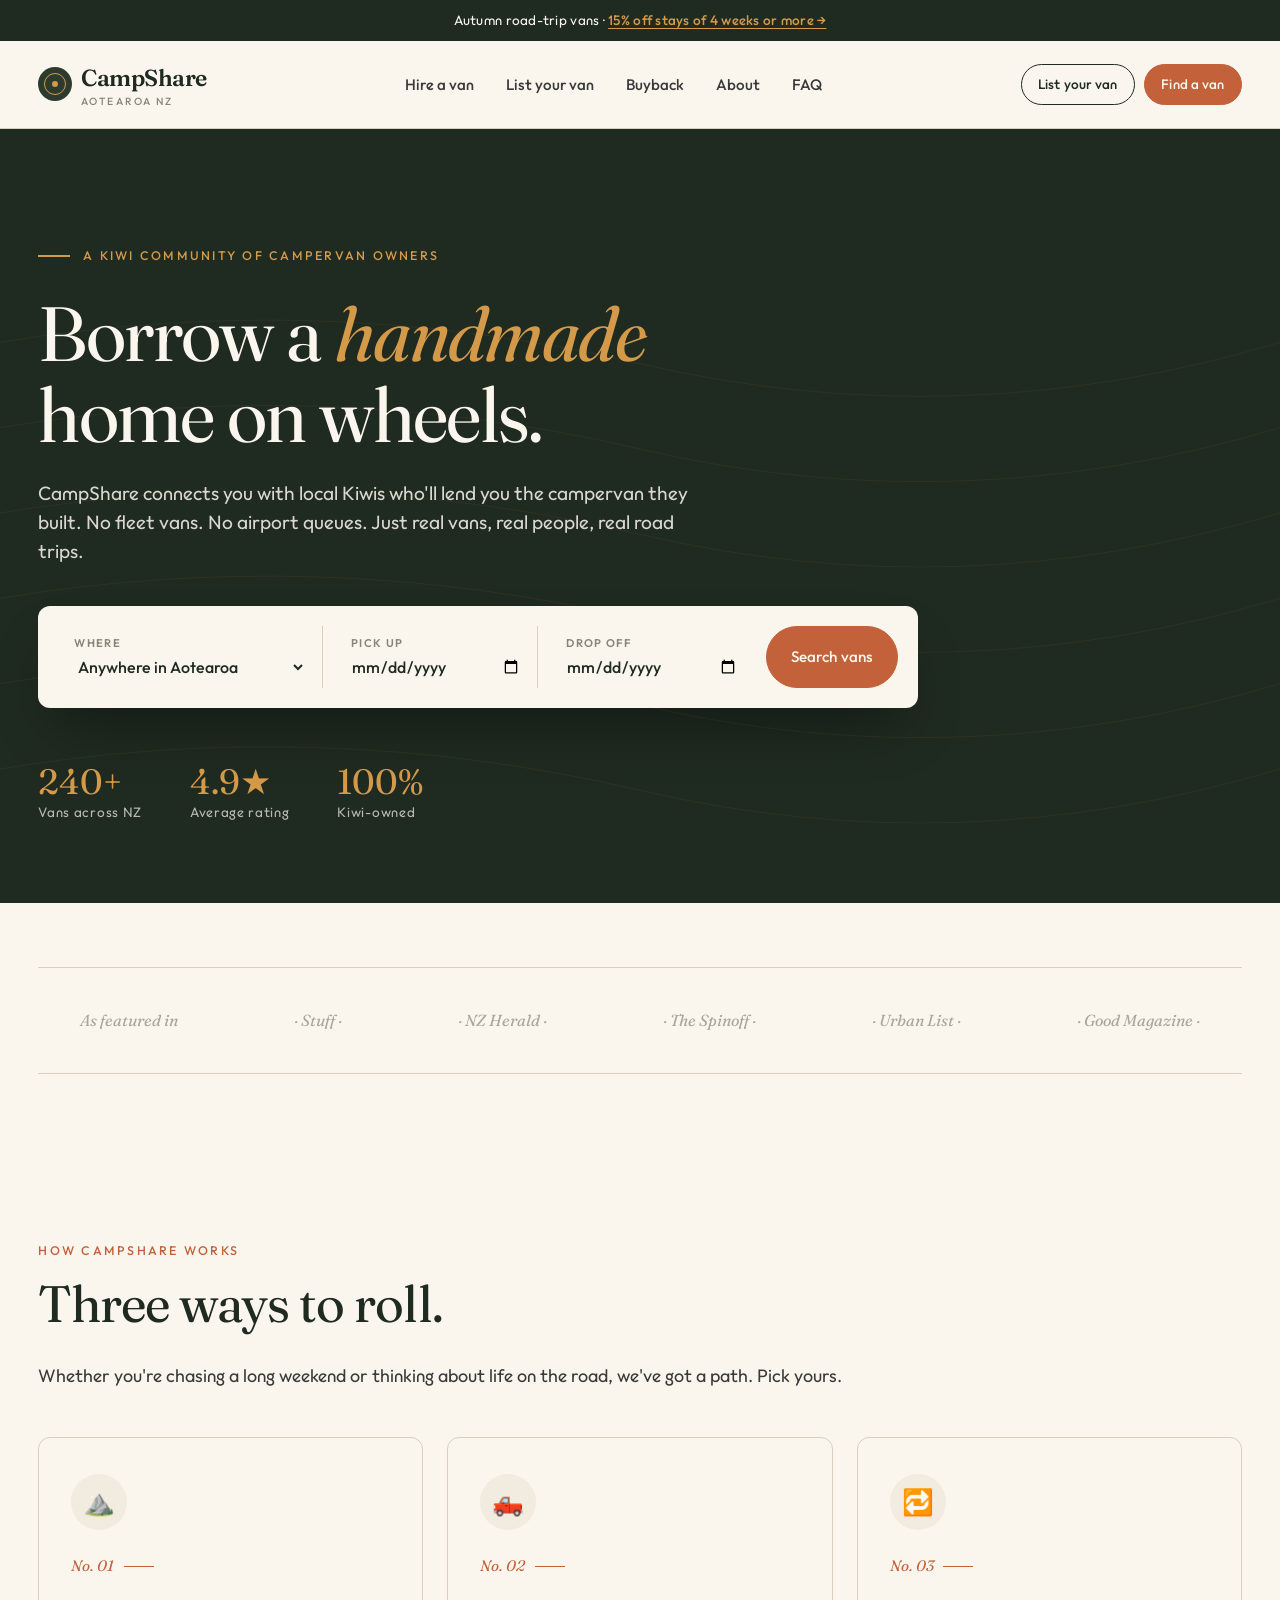
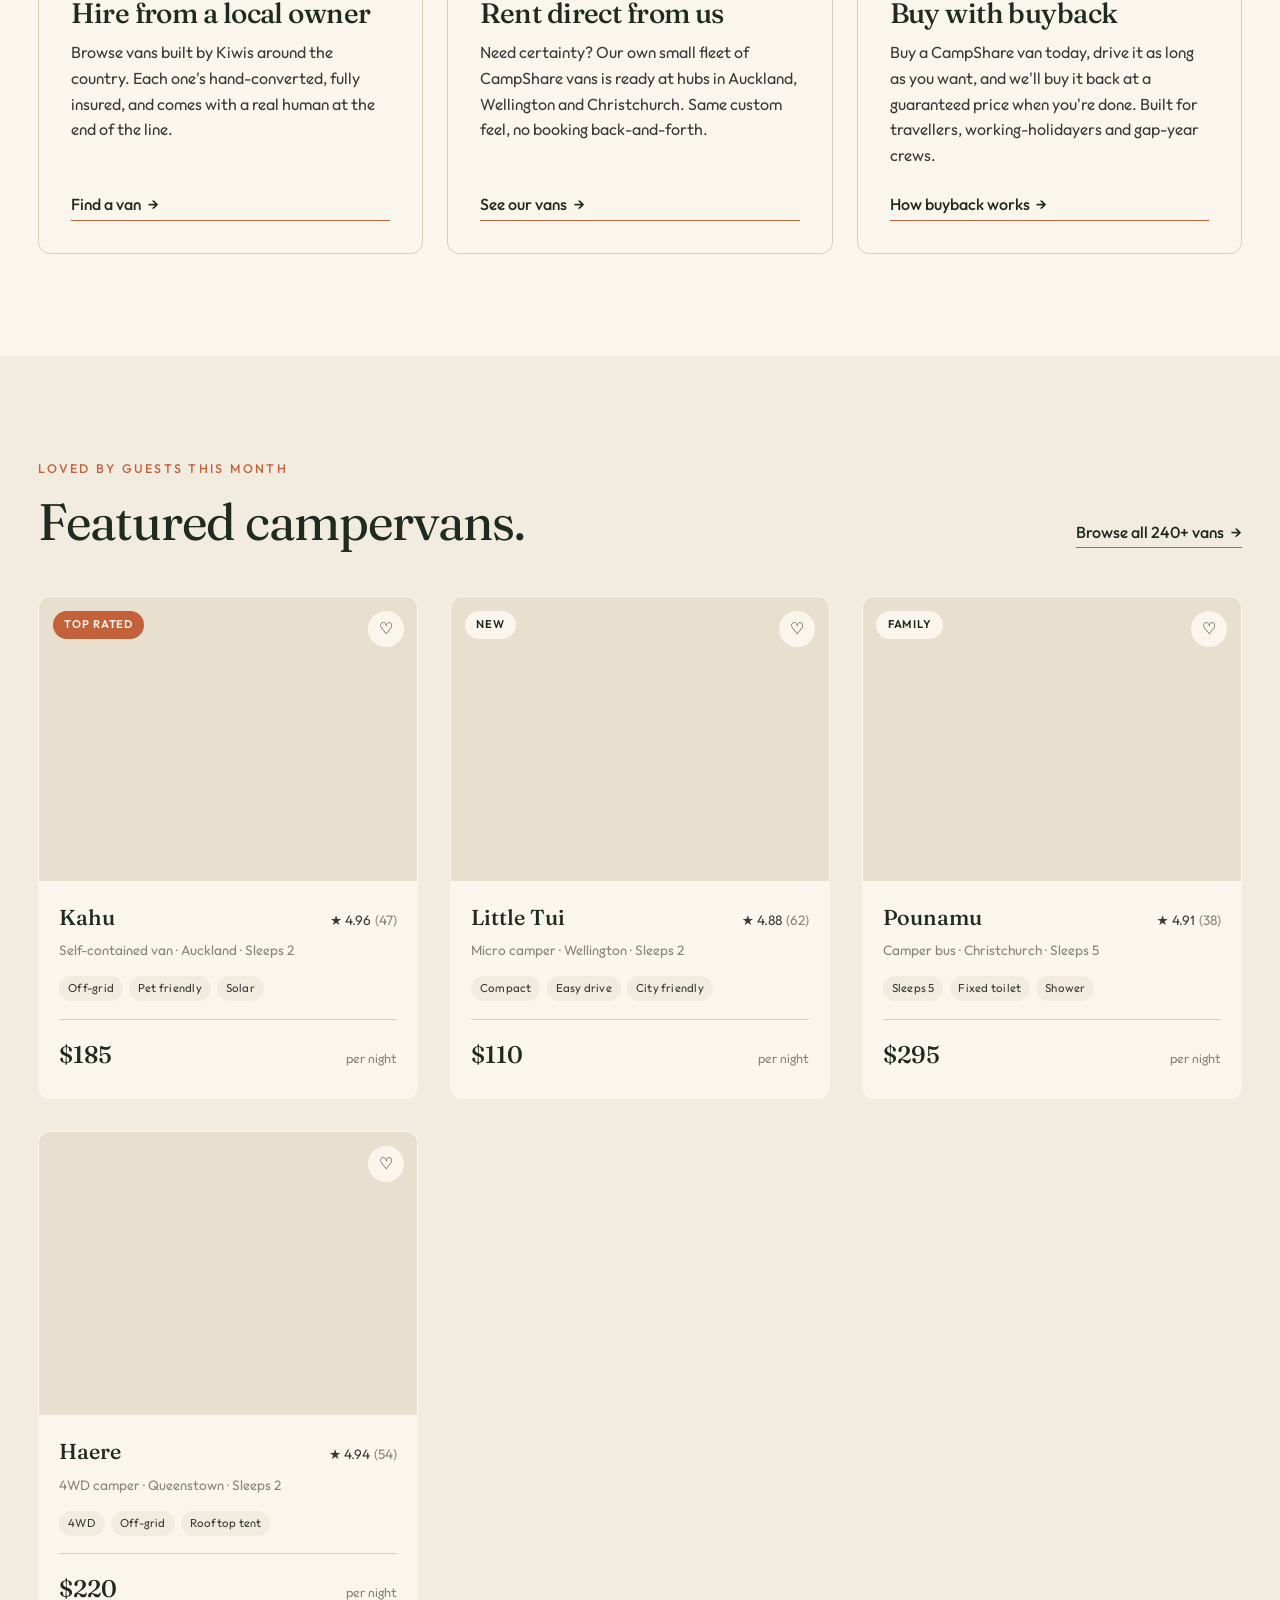
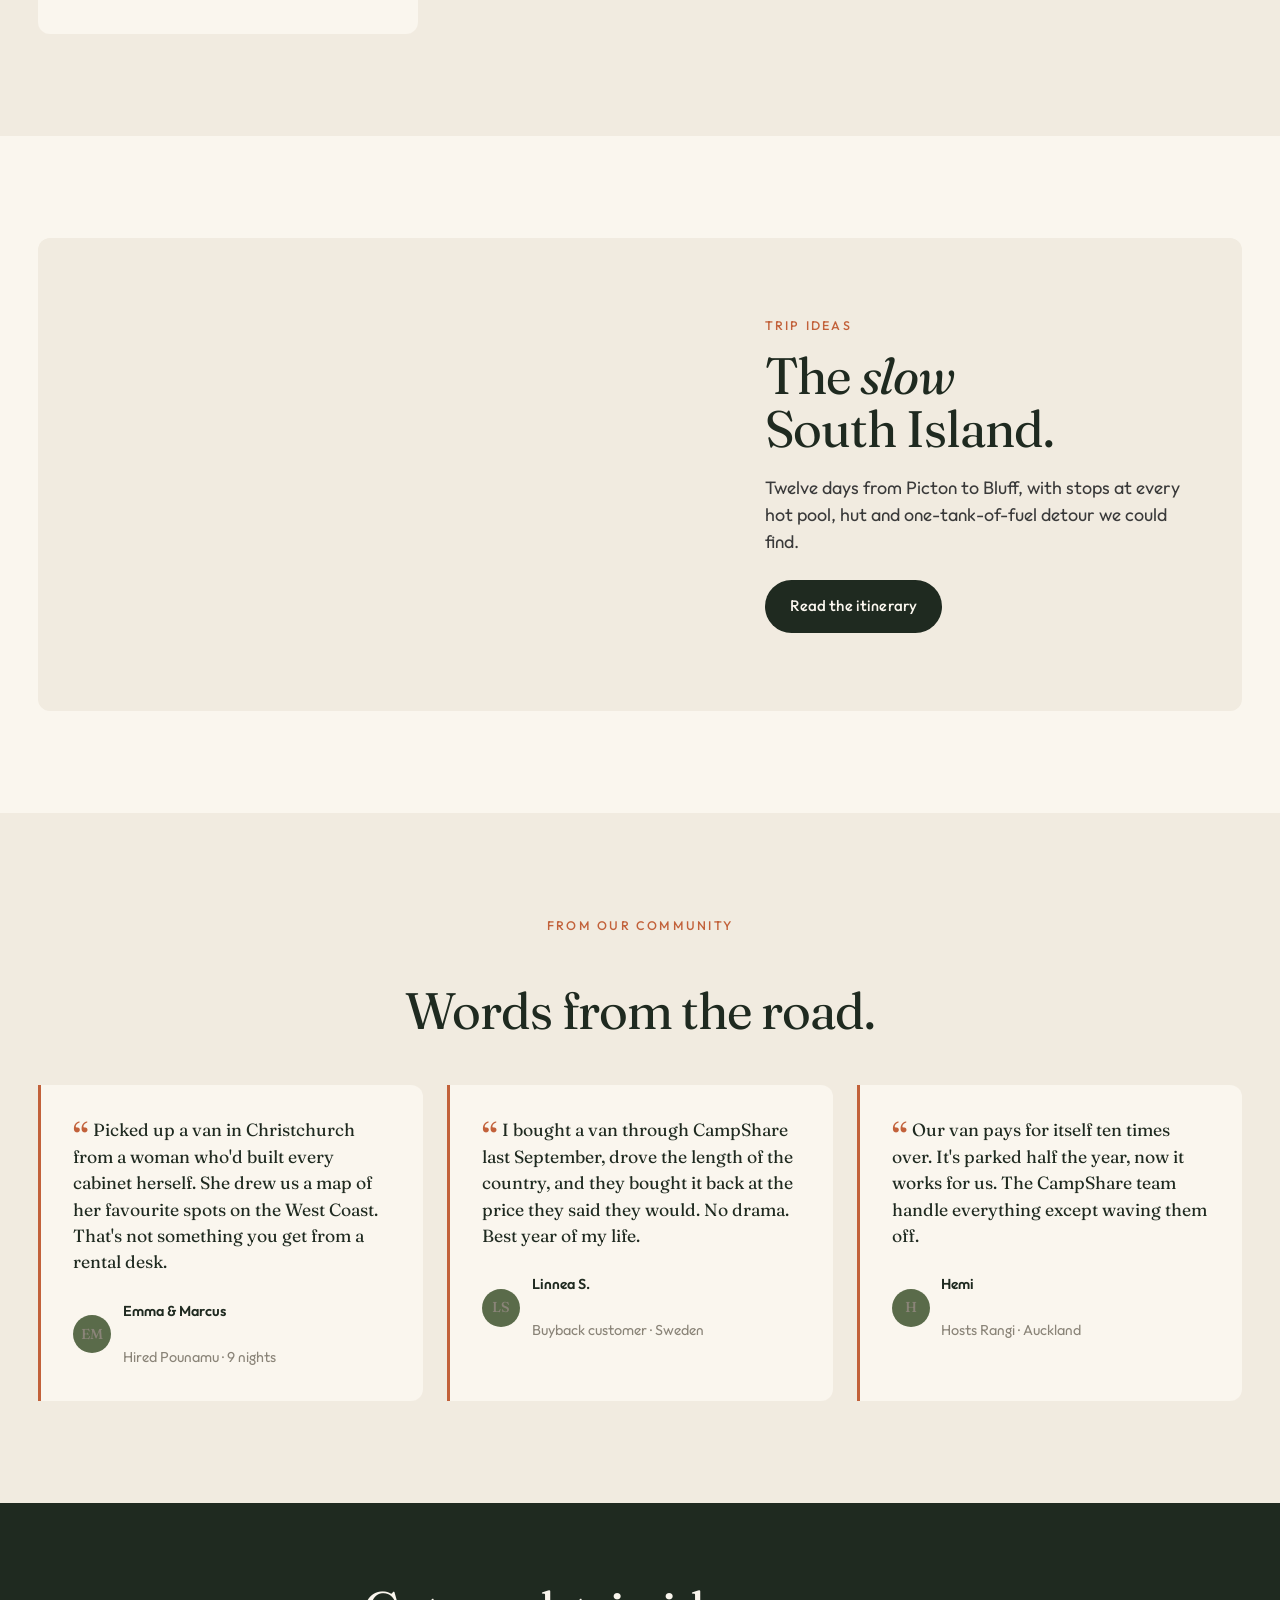
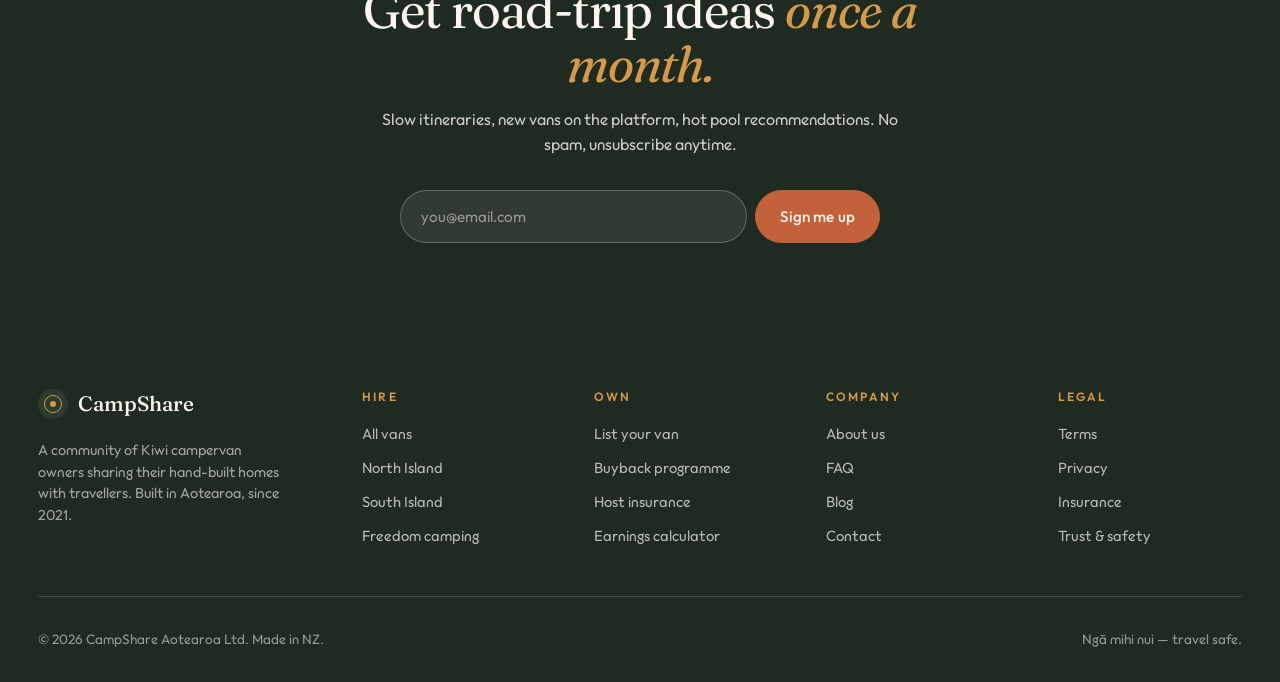
<file: index.html>
<!DOCTYPE html>
<html lang="en">
<head>
  <meta charset="UTF-8" />
  <meta name="viewport" content="width=device-width, initial-scale=1" />
  <title>CampShare NZ — Rent a Kiwi-built campervan from a local</title>
  <meta name="description" content="CampShare is New Zealand's community campervan share. Hire hand-built campervans from local Kiwi owners, rent direct from us, or trade your van back when you're done." />
  <link rel="stylesheet" href="styles.css" />
  <link rel="icon" href="data:image/svg+xml,<svg xmlns='http://www.w3.org/2000/svg' viewBox='0 0 32 32'><circle cx='16' cy='16' r='14' fill='%232d3a2e'/><circle cx='16' cy='16' r='4' fill='%23d49a4a'/></svg>" />
</head>
<body>

  <!-- Announcement -->
  <div class="announce">
    Autumn road-trip vans · <a href="browse.html">15% off stays of 4 weeks or more →</a>
  </div>

  <!-- Header -->
  <header class="site-header">
    <nav class="nav" aria-label="Main">
      <a href="index.html" class="brand">
        <span class="brand-mark"></span>
        <span>CampShare<small>Aotearoa NZ</small></span>
      </a>
      <ul class="nav-links">
        <li><a href="browse.html">Hire a van</a></li>
        <li><a href="list.html">List your van</a></li>
        <li><a href="buyback.html">Buyback</a></li>
        <li><a href="about.html">About</a></li>
        <li><a href="faq.html">FAQ</a></li>
      </ul>
      <div class="nav-cta">
        <a href="list.html" class="btn btn-ghost btn-sm">List your van</a>
        <a href="browse.html" class="btn btn-primary btn-sm">Find a van</a>
        <button class="menu-toggle" aria-label="Menu"><span></span><span></span><span></span></button>
      </div>
    </nav>
  </header>

  <!-- Hero -->
  <section class="hero">
    <div class="hero-bg"></div>
    <div class="hero-contour"></div>
    <div class="hero-content">
      <div class="hero-eyebrow eyebrow">A Kiwi community of campervan owners</div>
      <h1 class="fade-in fade-in-1">Borrow a <em>handmade</em><br/>home on wheels.</h1>
      <p class="hero-sub fade-in fade-in-2">CampShare connects you with local Kiwis who'll lend you the campervan they built. No fleet vans. No airport queues. Just real vans, real people, real road trips.</p>

      <form class="search-panel fade-in fade-in-3" action="browse.html" method="get">
        <div class="search-field">
          <label for="loc">Where</label>
          <select id="loc" name="region">
            <option value="">Anywhere in Aotearoa</option>
            <option>Auckland</option>
            <option>Coromandel/BOP</option>
            <option>Wellington</option>
            <option>Nelson</option>
            <option>Christchurch</option>
            <option>Queenstown</option>
            <option>Dunedin</option>
          </select>
        </div>
        <div class="search-field">
          <label for="start">Pick up</label>
          <input id="start" type="date" name="start" />
        </div>
        <div class="search-field">
          <label for="end">Drop off</label>
          <input id="end" type="date" name="end" />
        </div>
        <button type="submit" class="btn btn-primary">Search vans</button>
      </form>

      <div class="hero-stats">
        <div class="stat"><strong>240+</strong><span>Vans across NZ</span></div>
        <div class="stat"><strong>4.9★</strong><span>Average rating</span></div>
        <div class="stat"><strong>100%</strong><span>Kiwi-owned</span></div>
      </div>
    </div>
  </section>

  <!-- Press strip -->
  <section class="section-tight">
    <div class="wrap">
      <div class="press-strip">
        <span>As featured in</span>
        <span>· Stuff ·</span>
        <span>· NZ Herald ·</span>
        <span>· The Spinoff ·</span>
        <span>· Urban List ·</span>
        <span>· Good Magazine ·</span>
      </div>
    </div>
  </section>

  <!-- Three pillars -->
  <section class="section">
    <div class="wrap">
      <div class="section-head">
        <div class="copy">
          <div class="eyebrow">How CampShare works</div>
          <h2>Three ways to roll.</h2>
        </div>
        <p class="lead">Whether you're chasing a long weekend or thinking about life on the road, we've got a path. Pick yours.</p>
      </div>

      <div class="pillars">
        <a href="browse.html" class="pillar">
          <div class="pillar-icon">⛰️</div>
          <div class="pillar-num">No. 01</div>
          <h3>Hire from a local owner</h3>
          <p>Browse vans built by Kiwis around the country. Each one's hand-converted, fully insured, and comes with a real human at the end of the line.</p>
          <span class="btn-link">Find a van <span>→</span></span>
        </a>

        <a href="browse.html?type=fleet" class="pillar">
          <div class="pillar-icon">🛻</div>
          <div class="pillar-num">No. 02</div>
          <h3>Rent direct from us</h3>
          <p>Need certainty? Our own small fleet of CampShare vans is ready at hubs in Auckland, Wellington and Christchurch. Same custom feel, no booking back-and-forth.</p>
          <span class="btn-link">See our vans <span>→</span></span>
        </a>

        <a href="buyback.html" class="pillar">
          <div class="pillar-icon">🔁</div>
          <div class="pillar-num">No. 03</div>
          <h3>Buy with buyback</h3>
          <p>Buy a CampShare van today, drive it as long as you want, and we'll buy it back at a guaranteed price when you're done. Built for travellers, working-holidayers and gap-year crews.</p>
          <span class="btn-link">How buyback works <span>→</span></span>
        </a>
      </div>
    </div>
  </section>

  <!-- Featured vans -->
  <section class="section section-sand">
    <div class="wrap">
      <div class="section-head">
        <div class="copy">
          <div class="eyebrow">Loved by guests this month</div>
          <h2>Featured campervans.</h2>
        </div>
        <a href="browse.html" class="btn-link">Browse all 240+ vans <span>→</span></a>
      </div>

      <div class="van-grid" id="featured-vans"></div>
    </div>
  </section>

  <!-- Featured trip / editorial -->
  <section class="section">
    <div class="wrap">
      <div class="featured-trip">
        <div class="featured-img"></div>
        <div class="featured-body">
          <div class="eyebrow">Trip ideas</div>
          <h2 style="margin: 0.8rem 0 1.2rem;">The <em class="text-italic">slow</em><br/>South Island.</h2>
          <p class="lead" style="margin-bottom: 1.5rem;">Twelve days from Picton to Bluff, with stops at every hot pool, hut and one-tank-of-fuel detour we could find.</p>
          <a href="#" class="btn btn-dark">Read the itinerary</a>
        </div>
      </div>
    </div>
  </section>

  <!-- Testimonials -->
  <section class="section section-sand">
    <div class="wrap">
      <div class="section-head" style="justify-content: center; text-align: center; flex-direction: column; align-items: center;">
        <div class="eyebrow">From our community</div>
        <h2>Words from the road.</h2>
      </div>

      <div class="quote-grid">
        <div class="quote">
          <blockquote>Picked up a van in Christchurch from a woman who'd built every cabinet herself. She drew us a map of her favourite spots on the West Coast. That's not something you get from a rental desk.</blockquote>
          <cite>
            <span class="quote-avatar">EM</span>
            <span><strong>Emma & Marcus</strong><br><span>Hired Pounamu · 9 nights</span></span>
          </cite>
        </div>
        <div class="quote">
          <blockquote>I bought a van through CampShare last September, drove the length of the country, and they bought it back at the price they said they would. No drama. Best year of my life.</blockquote>
          <cite>
            <span class="quote-avatar">LS</span>
            <span><strong>Linnea S.</strong><br><span>Buyback customer · Sweden</span></span>
          </cite>
        </div>
        <div class="quote">
          <blockquote>Our van pays for itself ten times over. It's parked half the year, now it works for us. The CampShare team handle everything except waving them off.</blockquote>
          <cite>
            <span class="quote-avatar">H</span>
            <span><strong>Hemi</strong><br><span>Hosts Rangi · Auckland</span></span>
          </cite>
        </div>
      </div>
    </div>
  </section>

  <!-- CTA Band -->
  <section class="cta-band">
    <div class="wrap">
      <h2>Get road-trip ideas <em>once a month.</em></h2>
      <p>Slow itineraries, new vans on the platform, hot pool recommendations. No spam, unsubscribe anytime.</p>
      <form class="cta-form">
        <input type="email" placeholder="you@email.com" required />
        <button class="btn btn-primary" type="submit">Sign me up</button>
      </form>
    </div>
  </section>

  <!-- Footer -->
  <footer class="site-footer">
    <div class="wrap">
      <div class="footer-grid">
        <div>
          <div class="footer-brand">
            <span class="brand-mark"></span>
            <strong>CampShare</strong>
          </div>
          <p class="footer-tag">A community of Kiwi campervan owners sharing their hand-built homes with travellers. Built in Aotearoa, since 2021.</p>
        </div>
        <div class="footer-col">
          <h5>Hire</h5>
          <ul>
            <li><a href="browse.html">All vans</a></li>
            <li><a href="browse.html?island=north">North Island</a></li>
            <li><a href="browse.html?island=south">South Island</a></li>
            <li><a href="browse.html?fixed=true">Freedom camping</a></li>
          </ul>
        </div>
        <div class="footer-col">
          <h5>Own</h5>
          <ul>
            <li><a href="list.html">List your van</a></li>
            <li><a href="buyback.html">Buyback programme</a></li>
            <li><a href="#">Host insurance</a></li>
            <li><a href="#">Earnings calculator</a></li>
          </ul>
        </div>
        <div class="footer-col">
          <h5>Company</h5>
          <ul>
            <li><a href="about.html">About us</a></li>
            <li><a href="faq.html">FAQ</a></li>
            <li><a href="#">Blog</a></li>
            <li><a href="#">Contact</a></li>
          </ul>
        </div>
        <div class="footer-col">
          <h5>Legal</h5>
          <ul>
            <li><a href="#">Terms</a></li>
            <li><a href="#">Privacy</a></li>
            <li><a href="#">Insurance</a></li>
            <li><a href="#">Trust & safety</a></li>
          </ul>
        </div>
      </div>
      <div class="footer-bottom">
        <span>© <span id="year"></span> CampShare Aotearoa Ltd. Made in NZ.</span>
        <span>Ngā mihi nui — travel safe.</span>
      </div>
    </div>
  </footer>

  <script src="vans.js"></script>
  <script src="main.js"></script>
  <script>
    // Render featured vans (first 4 from sample data)
    const grid = document.getElementById('featured-vans');
    const featured = window.CAMPSHARE_VANS.slice(0, 4);
    grid.innerHTML = featured.map(v => `
      <a href="van.html?id=${v.id}" class="van-card">
        <div class="van-img" style="background-image:url('${v.image}')">
          ${v.badge ? `<span class="van-badge ${v.badge === 'Top rated' ? 'clay' : ''}">${v.badge}</span>` : ''}
          <button class="van-fav" aria-label="Save">♡</button>
        </div>
        <div class="van-body">
          <div class="van-head">
            <span class="van-name">${v.name}</span>
            <span class="van-rating">★ ${v.rating} <span style="color:var(--stone)">(${v.reviews})</span></span>
          </div>
          <div class="van-meta">${v.type} · ${v.region} · Sleeps ${v.sleeps}</div>
          <div class="van-tags">${v.tags.map(t => `<span class="van-tag">${t}</span>`).join('')}</div>
          <div class="van-price">
            <strong>$${v.pricePerNight}</strong><span>per night</span>
          </div>
        </div>
      </a>
    `).join('');
  </script>
</body>
</html>
</file>
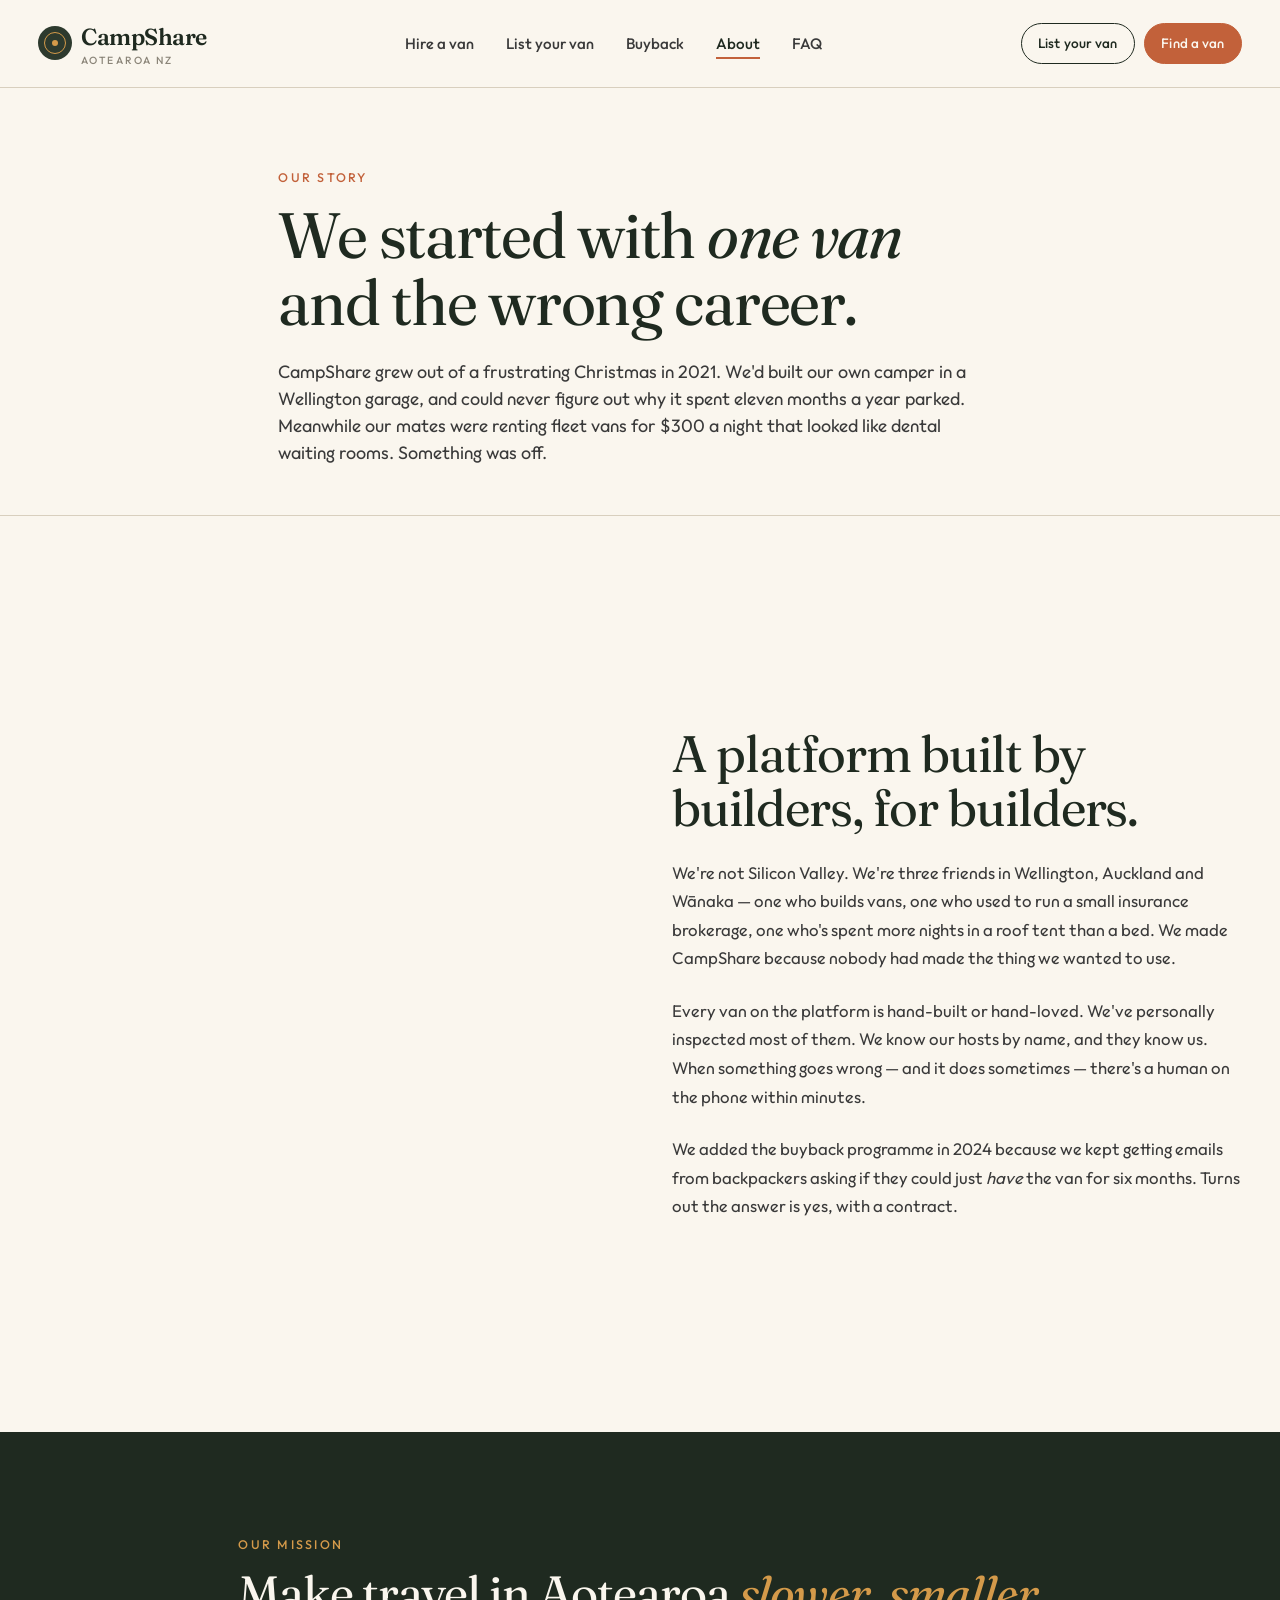
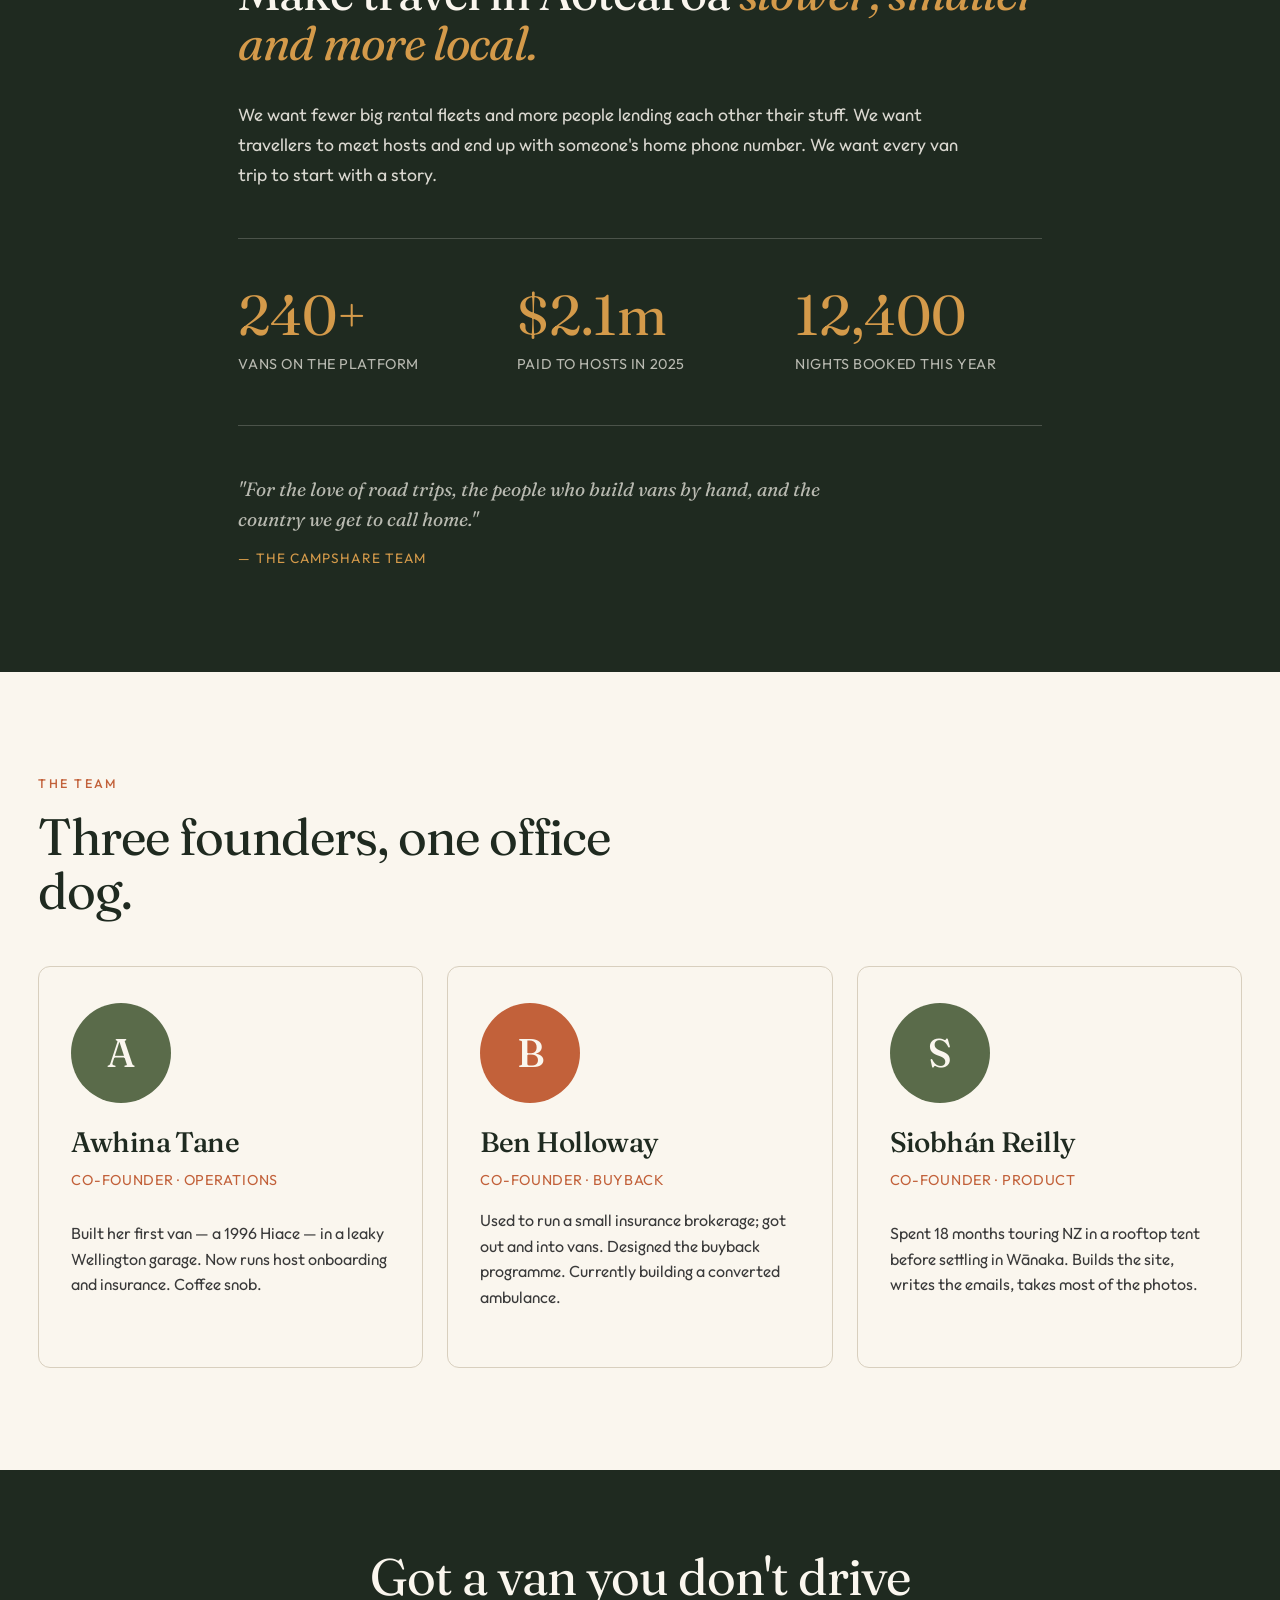
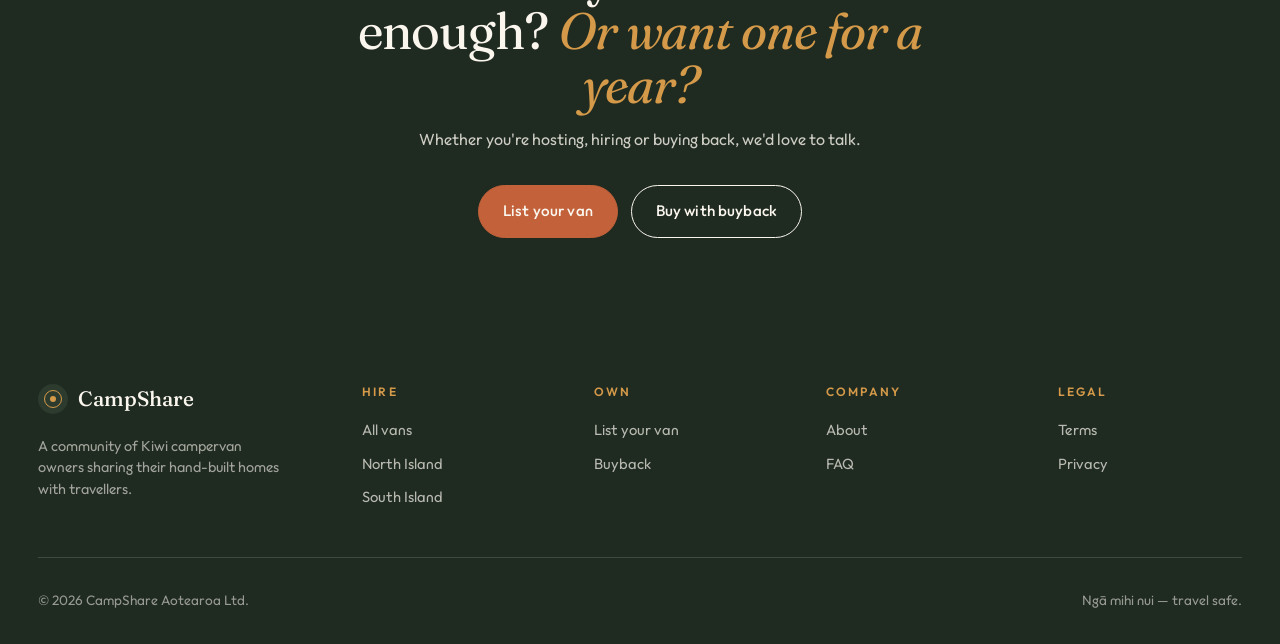
<file: about.html>
<!DOCTYPE html>
<html lang="en">
<head>
  <meta charset="UTF-8" />
  <meta name="viewport" content="width=device-width, initial-scale=1" />
  <title>About — CampShare NZ</title>
  <link rel="stylesheet" href="styles.css" />
  <link rel="icon" href="data:image/svg+xml,<svg xmlns='http://www.w3.org/2000/svg' viewBox='0 0 32 32'><circle cx='16' cy='16' r='14' fill='%232d3a2e'/><circle cx='16' cy='16' r='4' fill='%23d49a4a'/></svg>" />
</head>
<body>

  <header class="site-header">
    <nav class="nav" aria-label="Main">
      <a href="index.html" class="brand">
        <span class="brand-mark"></span>
        <span>CampShare<small>Aotearoa NZ</small></span>
      </a>
      <ul class="nav-links">
        <li><a href="browse.html">Hire a van</a></li>
        <li><a href="list.html">List your van</a></li>
        <li><a href="buyback.html">Buyback</a></li>
        <li><a href="about.html" class="active">About</a></li>
        <li><a href="faq.html">FAQ</a></li>
      </ul>
      <div class="nav-cta">
        <a href="list.html" class="btn btn-ghost btn-sm">List your van</a>
        <a href="browse.html" class="btn btn-primary btn-sm">Find a van</a>
        <button class="menu-toggle" aria-label="Menu"><span></span><span></span><span></span></button>
      </div>
    </nav>
  </header>

  <!-- Hero -->
  <section style="padding: 5rem 0 3rem; background: var(--cream); border-bottom: 1px solid var(--line);">
    <div class="wrap" style="max-width: 800px;">
      <div class="eyebrow">Our story</div>
      <h1 style="margin: 0.8rem 0 1.5rem; font-size: clamp(2.5rem, 5vw, 4rem);">We started with <em class="text-italic">one van</em> and the wrong career.</h1>
      <p class="lead" style="max-width: 65ch;">CampShare grew out of a frustrating Christmas in 2021. We'd built our own camper in a Wellington garage, and could never figure out why it spent eleven months a year parked. Meanwhile our mates were renting fleet vans for $300 a night that looked like dental waiting rooms. Something was off.</p>
    </div>
  </section>

  <!-- Story split -->
  <section class="section section-cream">
    <div class="wrap">
      <div class="about-split">
        <div class="about-img" style="background-image: url('https://images.unsplash.com/photo-1469854523086-cc02fe5d8800?auto=format&fit=crop&w=1200&q=80');"></div>
        <div>
          <h2 style="margin-bottom: 1.5rem;">A platform built by builders, for builders.</h2>
          <p style="color: var(--charcoal-soft); font-size: 1.05rem; line-height: 1.7; margin-bottom: 1.5rem;">We're not Silicon Valley. We're three friends in Wellington, Auckland and Wānaka — one who builds vans, one who used to run a small insurance brokerage, one who's spent more nights in a roof tent than a bed. We made CampShare because nobody had made the thing we wanted to use.</p>
          <p style="color: var(--charcoal-soft); font-size: 1.05rem; line-height: 1.7; margin-bottom: 1.5rem;">Every van on the platform is hand-built or hand-loved. We've personally inspected most of them. We know our hosts by name, and they know us. When something goes wrong — and it does sometimes — there's a human on the phone within minutes.</p>
          <p style="color: var(--charcoal-soft); font-size: 1.05rem; line-height: 1.7;">We added the buyback programme in 2024 because we kept getting emails from backpackers asking if they could just <em>have</em> the van for six months. Turns out the answer is yes, with a contract.</p>
        </div>
      </div>
    </div>
  </section>

  <!-- Mission band -->
  <section class="section section-forest">
    <div class="wrap" style="max-width: 880px;">
      <div class="eyebrow" style="color: var(--ochre);">Our mission</div>
      <h2 style="margin: 0.8rem 0 2rem; color: var(--cream); font-size: clamp(2rem, 4vw, 3rem);">Make travel in Aotearoa <em class="text-italic" style="color: var(--ochre);">slower, smaller and more local.</em></h2>
      <p style="color: rgba(250,246,238,0.85); font-size: 1.1rem; line-height: 1.7; max-width: 60ch;">We want fewer big rental fleets and more people lending each other their stuff. We want travellers to meet hosts and end up with someone's home phone number. We want every van trip to start with a story.</p>

      <div class="about-stats">
        <div class="about-stat">
          <strong>240+</strong>
          <span>VANS ON THE PLATFORM</span>
        </div>
        <div class="about-stat">
          <strong>$2.1m</strong>
          <span>PAID TO HOSTS IN 2025</span>
        </div>
        <div class="about-stat">
          <strong>12,400</strong>
          <span>NIGHTS BOOKED THIS YEAR</span>
        </div>
      </div>

      <p style="color: rgba(250,246,238,0.7); font-style: italic; font-family: var(--display); font-size: 1.2rem; max-width: 50ch;">"For the love of road trips, the people who build vans by hand, and the country we get to call home."</p>
      <p style="color: var(--ochre); margin-top: 0.8rem; letter-spacing: 0.08em; font-size: 0.85rem;">— THE CAMPSHARE TEAM</p>
    </div>
  </section>

  <!-- Team -->
  <section class="section section-cream">
    <div class="wrap">
      <div class="section-head">
        <div class="copy">
          <div class="eyebrow">The team</div>
          <h2>Three founders, one office dog.</h2>
        </div>
      </div>

      <div class="pillars">
        <div class="pillar">
          <div style="width: 100px; height: 100px; border-radius: 50%; background: var(--moss); color: var(--cream); display: flex; align-items: center; justify-content: center; font-family: var(--display); font-size: 2.5rem; font-weight: 500; margin-bottom: 1.5rem;">A</div>
          <h3>Awhina Tane</h3>
          <p style="font-size: 0.9rem; letter-spacing: 0.05em; color: var(--clay); margin-bottom: 1rem; text-transform: uppercase;">Co-founder · Operations</p>
          <p>Built her first van — a 1996 Hiace — in a leaky Wellington garage. Now runs host onboarding and insurance. Coffee snob.</p>
        </div>
        <div class="pillar">
          <div style="width: 100px; height: 100px; border-radius: 50%; background: var(--clay); color: var(--cream); display: flex; align-items: center; justify-content: center; font-family: var(--display); font-size: 2.5rem; font-weight: 500; margin-bottom: 1.5rem;">B</div>
          <h3>Ben Holloway</h3>
          <p style="font-size: 0.9rem; letter-spacing: 0.05em; color: var(--clay); margin-bottom: 1rem; text-transform: uppercase;">Co-founder · Buyback</p>
          <p>Used to run a small insurance brokerage; got out and into vans. Designed the buyback programme. Currently building a converted ambulance.</p>
        </div>
        <div class="pillar">
          <div style="width: 100px; height: 100px; border-radius: 50%; background: var(--moss); color: var(--cream); display: flex; align-items: center; justify-content: center; font-family: var(--display); font-size: 2.5rem; font-weight: 500; margin-bottom: 1.5rem;">S</div>
          <h3>Siobhán Reilly</h3>
          <p style="font-size: 0.9rem; letter-spacing: 0.05em; color: var(--clay); margin-bottom: 1rem; text-transform: uppercase;">Co-founder · Product</p>
          <p>Spent 18 months touring NZ in a rooftop tent before settling in Wānaka. Builds the site, writes the emails, takes most of the photos.</p>
        </div>
      </div>
    </div>
  </section>

  <!-- CTA -->
  <section class="cta-band">
    <div class="wrap">
      <h2>Got a van you don't drive enough? <em>Or want one for a year?</em></h2>
      <p>Whether you're hosting, hiring or buying back, we'd love to talk.</p>
      <div style="display: flex; gap: 0.8rem; justify-content: center; flex-wrap: wrap; margin-top: 2rem;">
        <a href="list.html" class="btn btn-primary">List your van</a>
        <a href="buyback.html" class="btn btn-ghost" style="color: var(--cream); border-color: var(--cream);">Buy with buyback</a>
      </div>
    </div>
  </section>

  <footer class="site-footer">
    <div class="wrap">
      <div class="footer-grid">
        <div>
          <div class="footer-brand"><span class="brand-mark"></span><strong>CampShare</strong></div>
          <p class="footer-tag">A community of Kiwi campervan owners sharing their hand-built homes with travellers.</p>
        </div>
        <div class="footer-col"><h5>Hire</h5><ul><li><a href="browse.html">All vans</a></li><li><a href="browse.html?island=north">North Island</a></li><li><a href="browse.html?island=south">South Island</a></li></ul></div>
        <div class="footer-col"><h5>Own</h5><ul><li><a href="list.html">List your van</a></li><li><a href="buyback.html">Buyback</a></li></ul></div>
        <div class="footer-col"><h5>Company</h5><ul><li><a href="about.html">About</a></li><li><a href="faq.html">FAQ</a></li></ul></div>
        <div class="footer-col"><h5>Legal</h5><ul><li><a href="#">Terms</a></li><li><a href="#">Privacy</a></li></ul></div>
      </div>
      <div class="footer-bottom"><span>© <span id="year"></span> CampShare Aotearoa Ltd.</span><span>Ngā mihi nui — travel safe.</span></div>
    </div>
  </footer>

  <script src="main.js"></script>
</body>
</html>
</file>
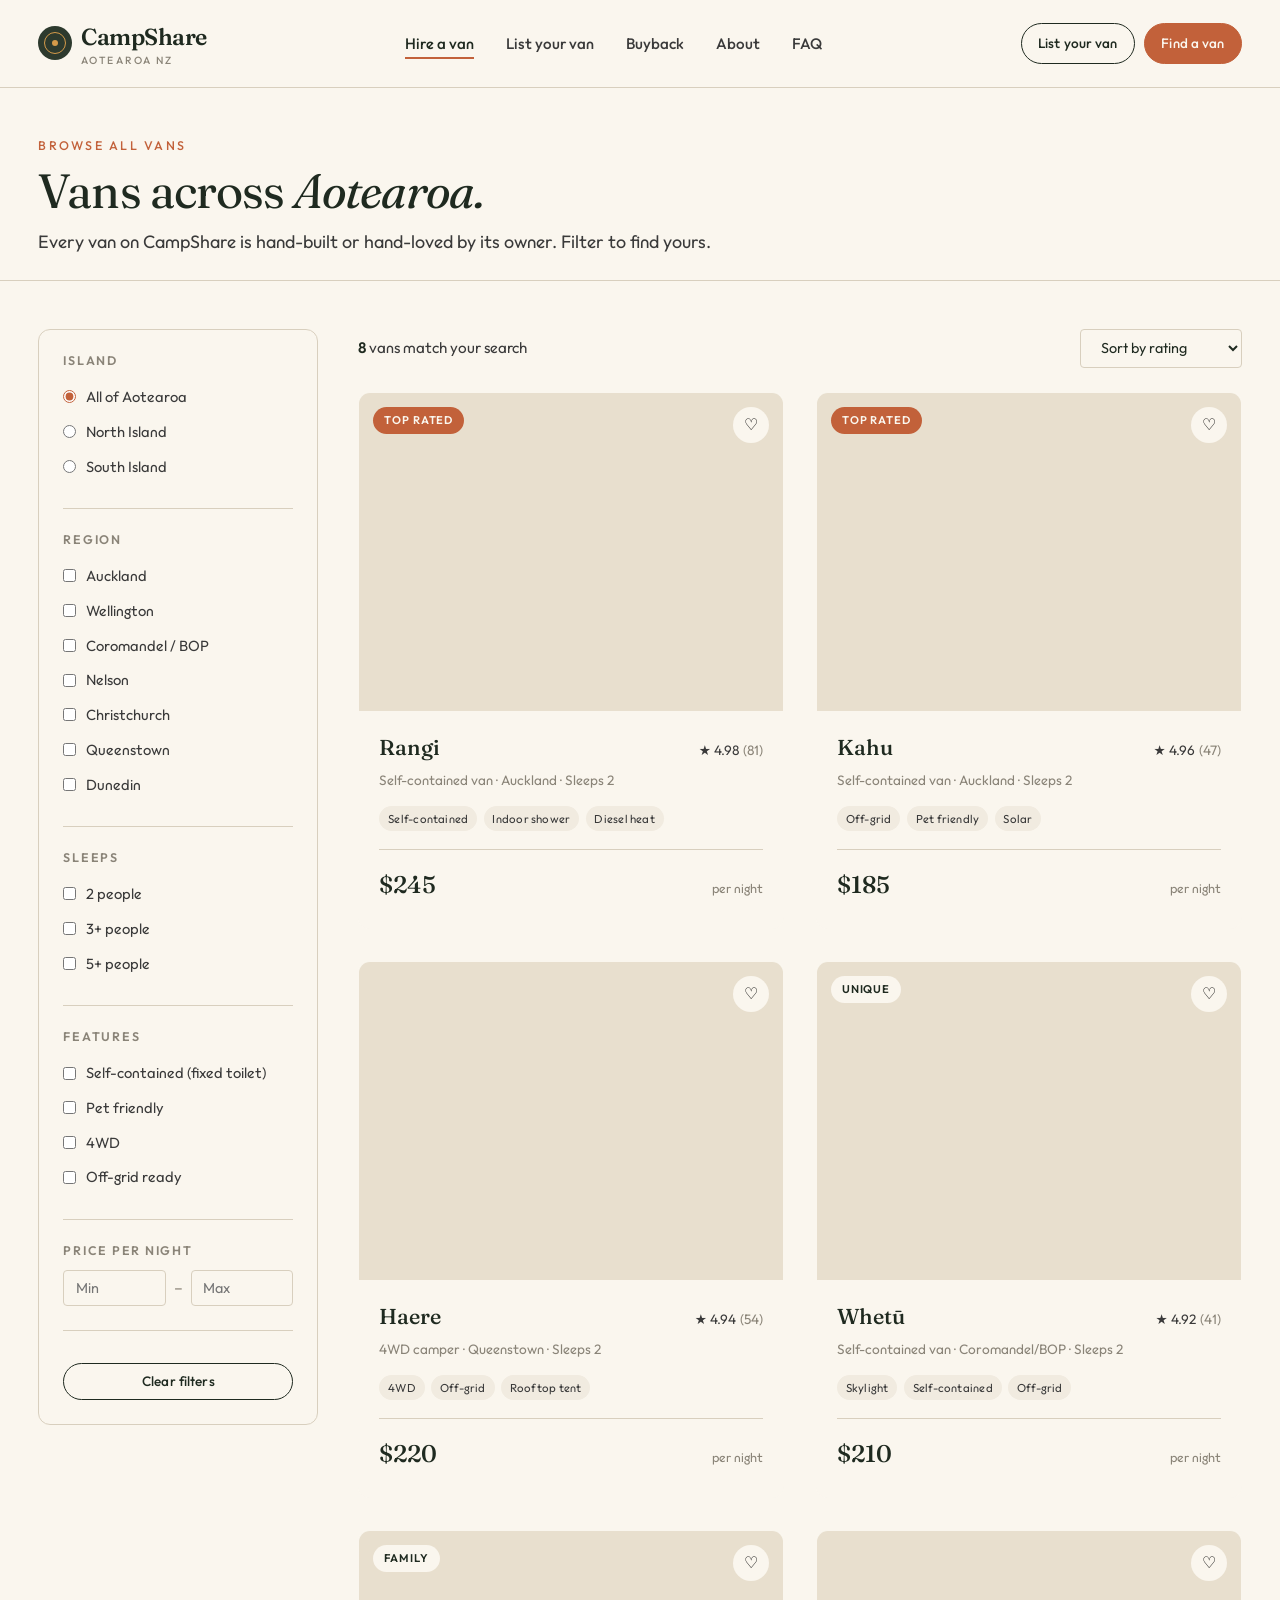
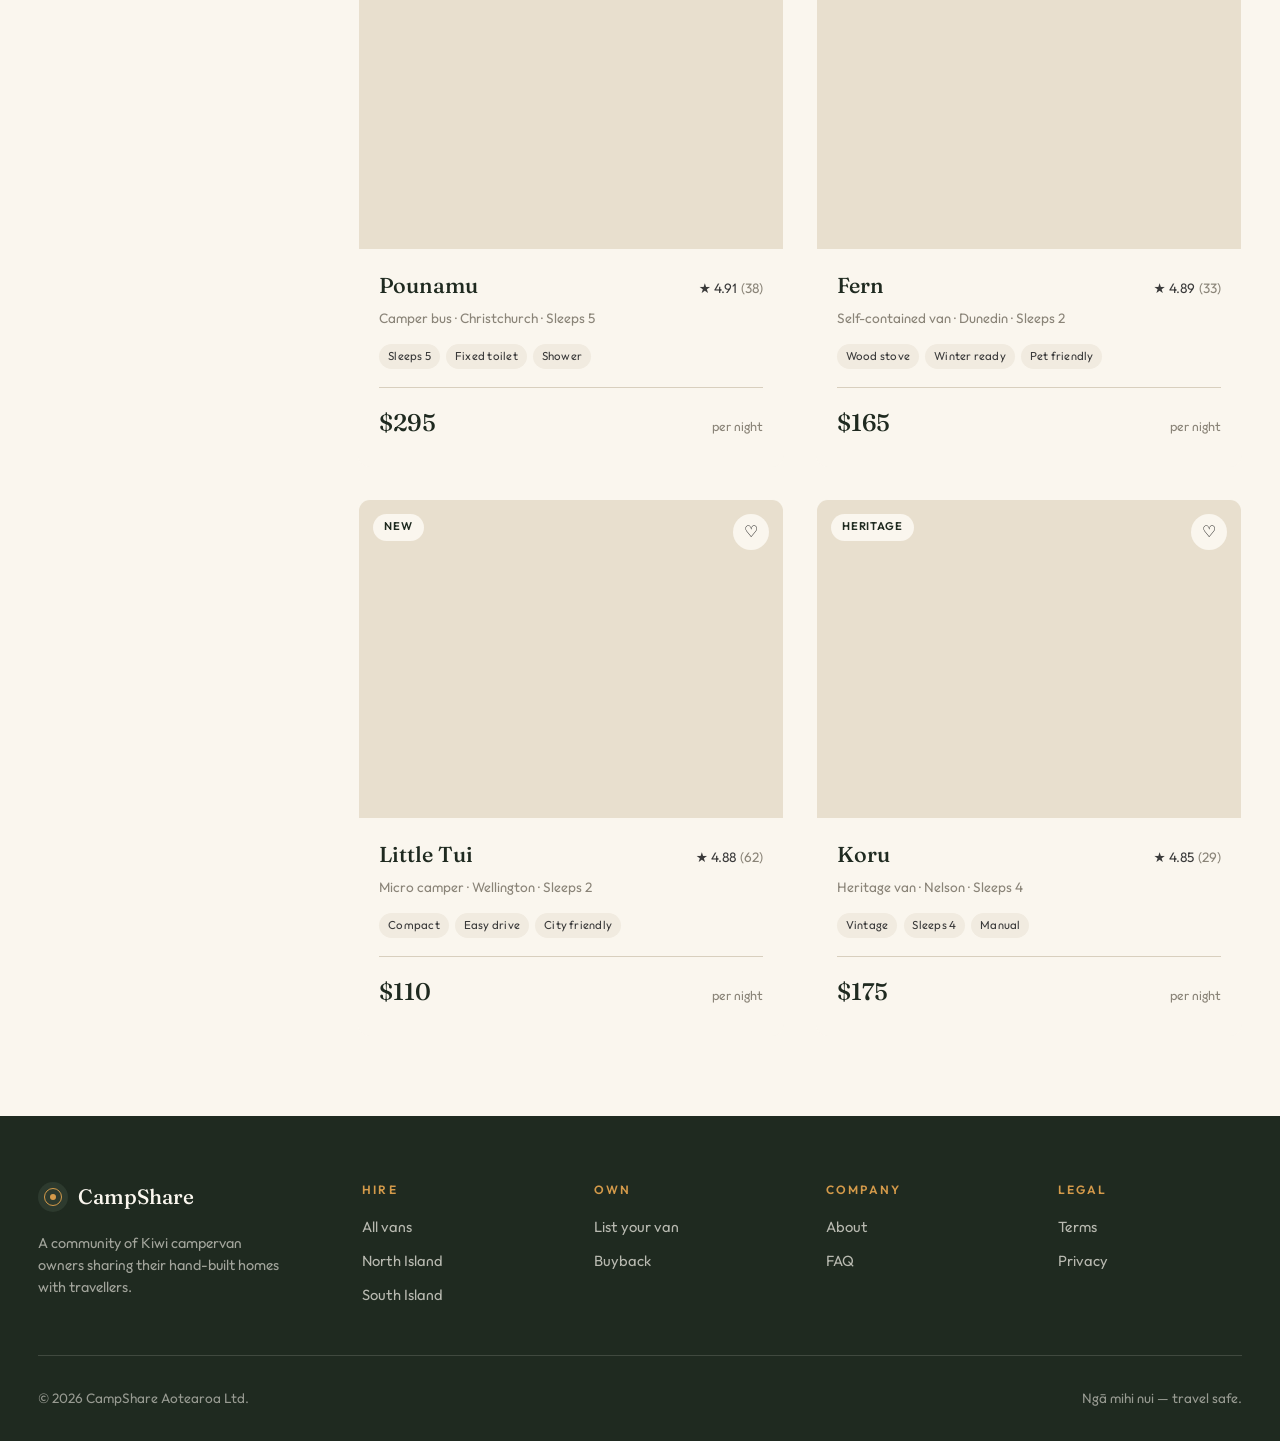
<file: browse.html>
<!DOCTYPE html>
<html lang="en">
<head>
  <meta charset="UTF-8" />
  <meta name="viewport" content="width=device-width, initial-scale=1" />
  <title>Browse campervans — CampShare NZ</title>
  <meta name="description" content="Browse hand-built campervans for hire across New Zealand. Filter by region, price, sleeping capacity and features." />
  <link rel="stylesheet" href="styles.css" />
  <link rel="icon" href="data:image/svg+xml,<svg xmlns='http://www.w3.org/2000/svg' viewBox='0 0 32 32'><circle cx='16' cy='16' r='14' fill='%232d3a2e'/><circle cx='16' cy='16' r='4' fill='%23d49a4a'/></svg>" />
</head>
<body>

  <header class="site-header">
    <nav class="nav" aria-label="Main">
      <a href="index.html" class="brand">
        <span class="brand-mark"></span>
        <span>CampShare<small>Aotearoa NZ</small></span>
      </a>
      <ul class="nav-links">
        <li><a href="browse.html" class="active">Hire a van</a></li>
        <li><a href="list.html">List your van</a></li>
        <li><a href="buyback.html">Buyback</a></li>
        <li><a href="about.html">About</a></li>
        <li><a href="faq.html">FAQ</a></li>
      </ul>
      <div class="nav-cta">
        <a href="list.html" class="btn btn-ghost btn-sm">List your van</a>
        <a href="browse.html" class="btn btn-primary btn-sm">Find a van</a>
        <button class="menu-toggle" aria-label="Menu"><span></span><span></span><span></span></button>
      </div>
    </nav>
  </header>

  <!-- Page intro -->
  <section style="padding: 3rem 0 1.5rem; background: var(--cream); border-bottom: 1px solid var(--line);">
    <div class="wrap">
      <div class="eyebrow">Browse all vans</div>
      <h1 style="margin: 0.6rem 0 0.8rem; font-size: clamp(2rem, 4vw, 3rem);">Vans across <em class="text-italic">Aotearoa.</em></h1>
      <p class="lead" style="max-width: 60ch;">Every van on CampShare is hand-built or hand-loved by its owner. Filter to find yours.</p>
    </div>
  </section>

  <section style="padding: 3rem 0 5rem;">
    <div class="wrap">
      <div class="browse-layout">

        <!-- Filters sidebar -->
        <aside class="filters">
          <div class="filter-group">
            <h4>Island</h4>
            <label class="filter-check"><input type="radio" name="island" value="all" checked /> All of Aotearoa</label>
            <label class="filter-check"><input type="radio" name="island" value="north" /> North Island</label>
            <label class="filter-check"><input type="radio" name="island" value="south" /> South Island</label>
          </div>
          <div class="filter-group">
            <h4>Region</h4>
            <label class="filter-check"><input type="checkbox" data-filter="region" value="Auckland" /> Auckland</label>
            <label class="filter-check"><input type="checkbox" data-filter="region" value="Wellington" /> Wellington</label>
            <label class="filter-check"><input type="checkbox" data-filter="region" value="Coromandel/BOP" /> Coromandel / BOP</label>
            <label class="filter-check"><input type="checkbox" data-filter="region" value="Nelson" /> Nelson</label>
            <label class="filter-check"><input type="checkbox" data-filter="region" value="Christchurch" /> Christchurch</label>
            <label class="filter-check"><input type="checkbox" data-filter="region" value="Queenstown" /> Queenstown</label>
            <label class="filter-check"><input type="checkbox" data-filter="region" value="Dunedin" /> Dunedin</label>
          </div>
          <div class="filter-group">
            <h4>Sleeps</h4>
            <label class="filter-check"><input type="checkbox" data-filter="sleeps" value="2" /> 2 people</label>
            <label class="filter-check"><input type="checkbox" data-filter="sleeps" value="3" /> 3+ people</label>
            <label class="filter-check"><input type="checkbox" data-filter="sleeps" value="5" /> 5+ people</label>
          </div>
          <div class="filter-group">
            <h4>Features</h4>
            <label class="filter-check"><input type="checkbox" data-feature="fixedToilet" /> Self-contained (fixed toilet)</label>
            <label class="filter-check"><input type="checkbox" data-tag="Pet friendly" /> Pet friendly</label>
            <label class="filter-check"><input type="checkbox" data-tag="4WD" /> 4WD</label>
            <label class="filter-check"><input type="checkbox" data-tag="Off-grid" /> Off-grid ready</label>
          </div>
          <div class="filter-group">
            <h4>Price per night</h4>
            <div class="filter-range">
              <input type="number" id="price-min" placeholder="Min" />
              <span style="color: var(--stone)">–</span>
              <input type="number" id="price-max" placeholder="Max" />
            </div>
          </div>
          <button class="btn btn-ghost btn-sm" id="clear-filters" style="width: 100%; margin-top: 0.5rem; justify-content: center;">Clear filters</button>
        </aside>

        <!-- Results -->
        <div>
          <div class="browse-toolbar">
            <div class="browse-count"><strong id="count">0</strong> vans match your search</div>
            <select class="sort-select" id="sort">
              <option value="rating">Sort by rating</option>
              <option value="price-asc">Price: low to high</option>
              <option value="price-desc">Price: high to low</option>
              <option value="reviews">Most reviewed</option>
            </select>
          </div>
          <div class="van-grid" id="results"></div>
          <div class="empty-state" id="empty" style="display:none;">
            <h3>No vans match those filters</h3>
            <p>Try widening your search — or clear filters and start again.</p>
            <button class="btn btn-primary" onclick="document.getElementById('clear-filters').click()">Clear filters</button>
          </div>
        </div>

      </div>
    </div>
  </section>

  <!-- Footer -->
  <footer class="site-footer">
    <div class="wrap">
      <div class="footer-grid">
        <div>
          <div class="footer-brand"><span class="brand-mark"></span><strong>CampShare</strong></div>
          <p class="footer-tag">A community of Kiwi campervan owners sharing their hand-built homes with travellers.</p>
        </div>
        <div class="footer-col"><h5>Hire</h5><ul><li><a href="browse.html">All vans</a></li><li><a href="browse.html?island=north">North Island</a></li><li><a href="browse.html?island=south">South Island</a></li></ul></div>
        <div class="footer-col"><h5>Own</h5><ul><li><a href="list.html">List your van</a></li><li><a href="buyback.html">Buyback</a></li></ul></div>
        <div class="footer-col"><h5>Company</h5><ul><li><a href="about.html">About</a></li><li><a href="faq.html">FAQ</a></li></ul></div>
        <div class="footer-col"><h5>Legal</h5><ul><li><a href="#">Terms</a></li><li><a href="#">Privacy</a></li></ul></div>
      </div>
      <div class="footer-bottom"><span>© <span id="year"></span> CampShare Aotearoa Ltd.</span><span>Ngā mihi nui — travel safe.</span></div>
    </div>
  </footer>

  <script src="vans.js"></script>
  <script src="main.js"></script>
  <script>
    const state = {
      island: 'all',
      regions: new Set(),
      sleeps: new Set(),
      features: { fixedToilet: false },
      tags: new Set(),
      priceMin: null,
      priceMax: null,
      sort: 'rating'
    };

    function render() {
      let vans = window.CAMPSHARE_VANS.slice();

      if (state.island !== 'all') vans = vans.filter(v => v.island === state.island);
      if (state.regions.size) vans = vans.filter(v => state.regions.has(v.region));
      if (state.sleeps.size) {
        vans = vans.filter(v => {
          if (state.sleeps.has('5') && v.sleeps >= 5) return true;
          if (state.sleeps.has('3') && v.sleeps >= 3) return true;
          if (state.sleeps.has('2') && v.sleeps === 2) return true;
          return false;
        });
      }
      if (state.features.fixedToilet) vans = vans.filter(v => v.fixedToilet);
      if (state.tags.size) vans = vans.filter(v => [...state.tags].every(t => v.tags.includes(t)));
      if (state.priceMin !== null) vans = vans.filter(v => v.pricePerNight >= state.priceMin);
      if (state.priceMax !== null) vans = vans.filter(v => v.pricePerNight <= state.priceMax);

      switch (state.sort) {
        case 'price-asc': vans.sort((a,b) => a.pricePerNight - b.pricePerNight); break;
        case 'price-desc': vans.sort((a,b) => b.pricePerNight - a.pricePerNight); break;
        case 'reviews': vans.sort((a,b) => b.reviews - a.reviews); break;
        default: vans.sort((a,b) => b.rating - a.rating);
      }

      document.getElementById('count').textContent = vans.length;
      const results = document.getElementById('results');
      const empty = document.getElementById('empty');

      if (!vans.length) {
        results.innerHTML = '';
        empty.style.display = 'block';
        return;
      }
      empty.style.display = 'none';

      results.innerHTML = vans.map(v => `
        <a href="van.html?id=${v.id}" class="van-card">
          <div class="van-img" style="background-image:url('${v.image}')">
            ${v.badge ? `<span class="van-badge ${v.badge === 'Top rated' ? 'clay' : ''}">${v.badge}</span>` : ''}
            <button class="van-fav" aria-label="Save" onclick="event.preventDefault();this.textContent=this.textContent==='♡'?'♥':'♡';this.style.color=this.textContent==='♥'?'var(--clay)':'';">♡</button>
          </div>
          <div class="van-body">
            <div class="van-head">
              <span class="van-name">${v.name}</span>
              <span class="van-rating">★ ${v.rating} <span style="color:var(--stone)">(${v.reviews})</span></span>
            </div>
            <div class="van-meta">${v.type} · ${v.region} · Sleeps ${v.sleeps}</div>
            <div class="van-tags">${v.tags.map(t => `<span class="van-tag">${t}</span>`).join('')}</div>
            <div class="van-price">
              <strong>$${v.pricePerNight}</strong><span>per night</span>
            </div>
          </div>
        </a>
      `).join('');
    }

    // Wire up filters
    document.querySelectorAll('input[name="island"]').forEach(r => {
      r.addEventListener('change', () => { state.island = r.value; render(); });
    });
    document.querySelectorAll('input[data-filter="region"]').forEach(c => {
      c.addEventListener('change', () => {
        c.checked ? state.regions.add(c.value) : state.regions.delete(c.value);
        render();
      });
    });
    document.querySelectorAll('input[data-filter="sleeps"]').forEach(c => {
      c.addEventListener('change', () => {
        c.checked ? state.sleeps.add(c.value) : state.sleeps.delete(c.value);
        render();
      });
    });
    document.querySelectorAll('input[data-feature]').forEach(c => {
      c.addEventListener('change', () => { state.features[c.dataset.feature] = c.checked; render(); });
    });
    document.querySelectorAll('input[data-tag]').forEach(c => {
      c.addEventListener('change', () => {
        c.checked ? state.tags.add(c.dataset.tag) : state.tags.delete(c.dataset.tag);
        render();
      });
    });
    document.getElementById('price-min').addEventListener('input', e => {
      state.priceMin = e.target.value ? parseFloat(e.target.value) : null; render();
    });
    document.getElementById('price-max').addEventListener('input', e => {
      state.priceMax = e.target.value ? parseFloat(e.target.value) : null; render();
    });
    document.getElementById('sort').addEventListener('change', e => { state.sort = e.target.value; render(); });

    document.getElementById('clear-filters').addEventListener('click', () => {
      state.island = 'all'; state.regions.clear(); state.sleeps.clear();
      state.features = { fixedToilet: false }; state.tags.clear();
      state.priceMin = null; state.priceMax = null; state.sort = 'rating';
      document.querySelectorAll('input[type="checkbox"]').forEach(c => c.checked = false);
      document.querySelector('input[name="island"][value="all"]').checked = true;
      document.getElementById('price-min').value = '';
      document.getElementById('price-max').value = '';
      document.getElementById('sort').value = 'rating';
      render();
    });

    // URL query params (from homepage search)
    const params = new URLSearchParams(window.location.search);
    if (params.get('region')) {
      const region = params.get('region');
      state.regions.add(region);
      const cb = document.querySelector(`input[data-filter="region"][value="${region}"]`);
      if (cb) cb.checked = true;
    }
    if (params.get('island')) {
      state.island = params.get('island');
      const r = document.querySelector(`input[name="island"][value="${state.island}"]`);
      if (r) r.checked = true;
    }
    if (params.get('fixed') === 'true') {
      state.features.fixedToilet = true;
      document.querySelector('input[data-feature="fixedToilet"]').checked = true;
    }

    render();
  </script>
</body>
</html>
</file>
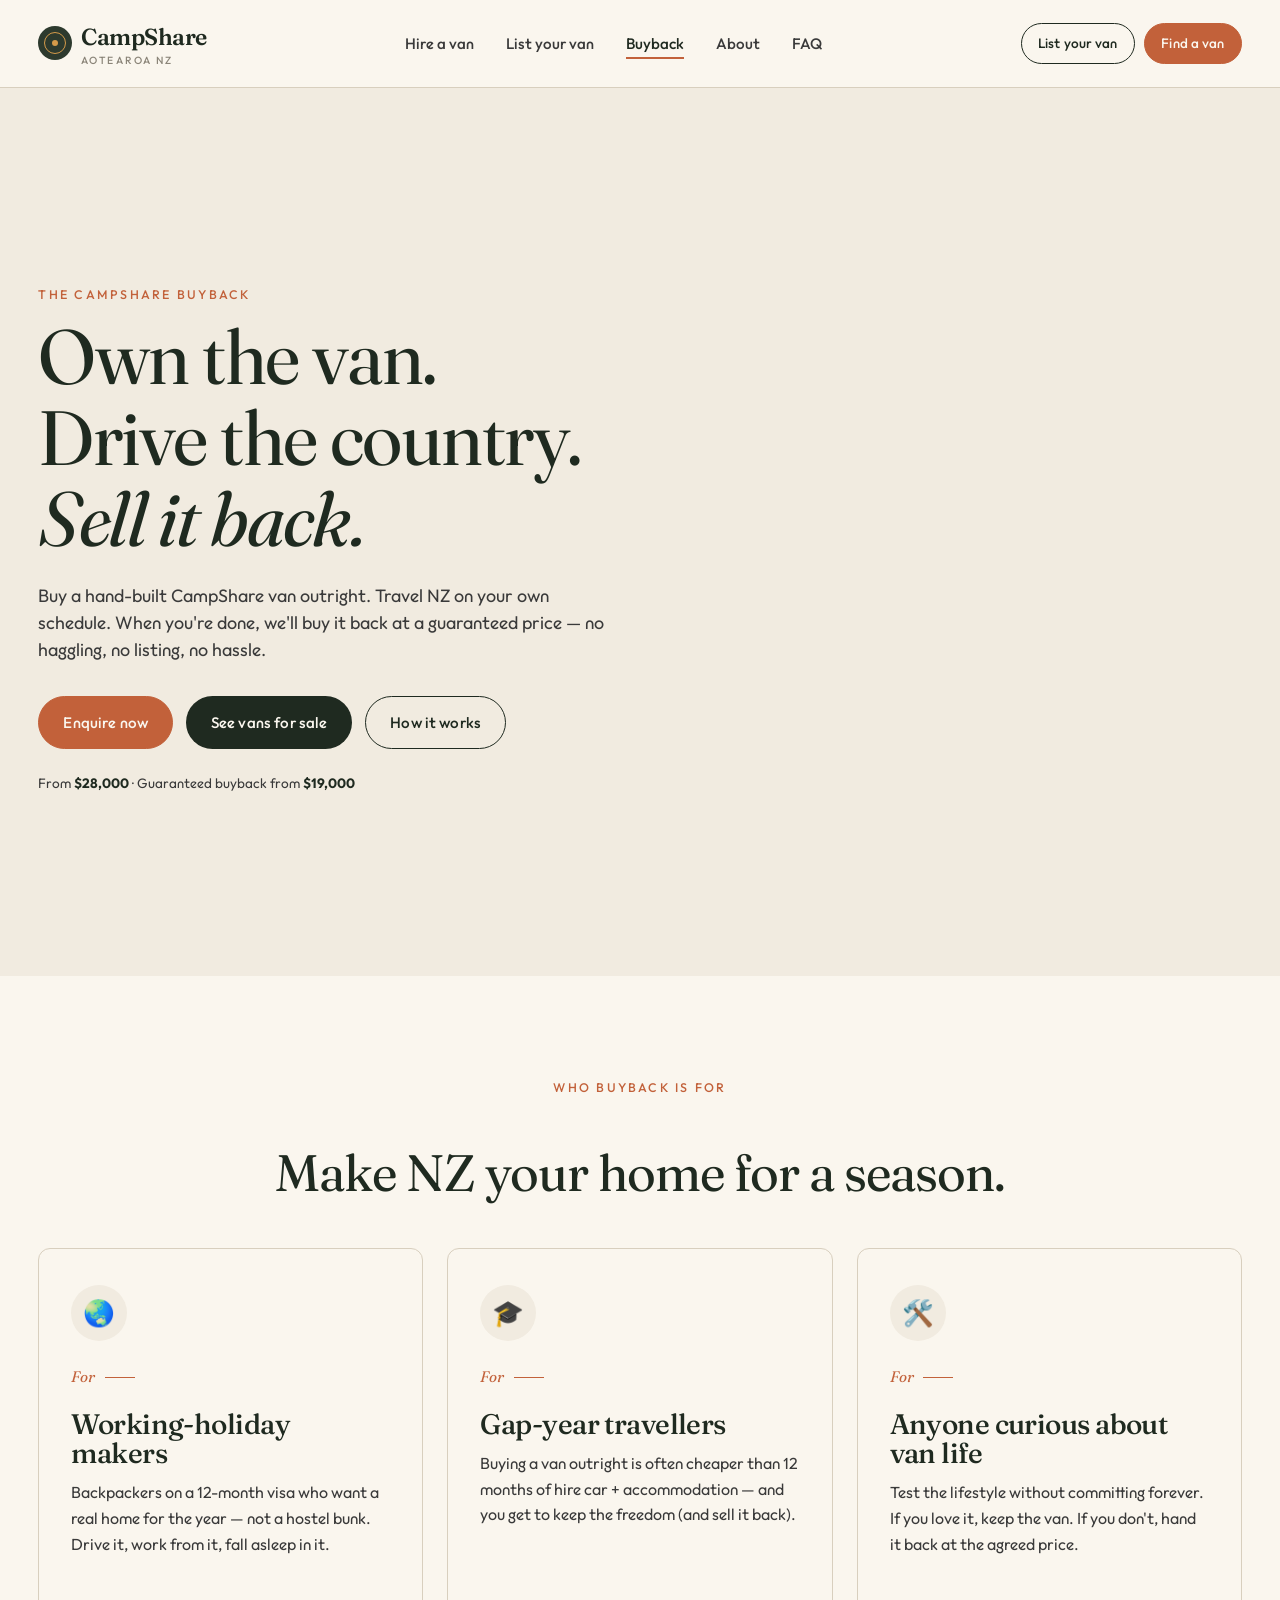
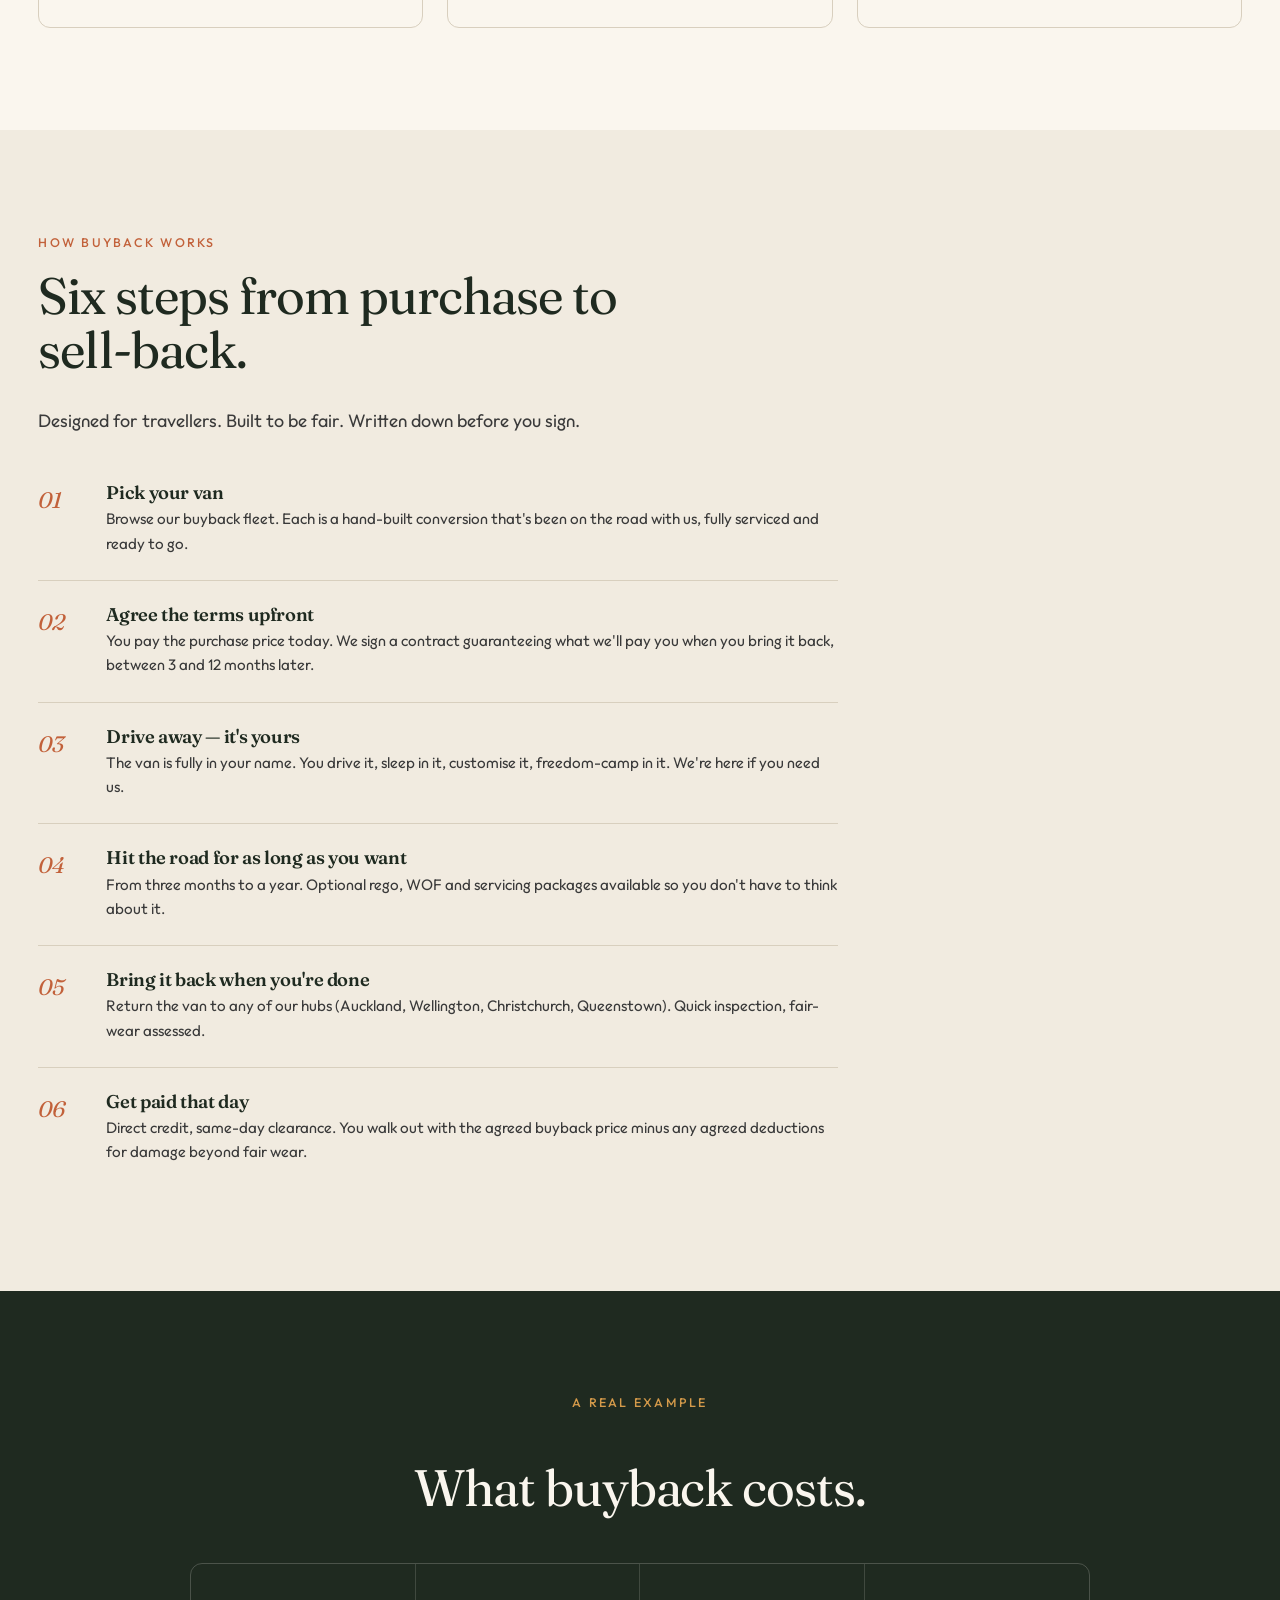
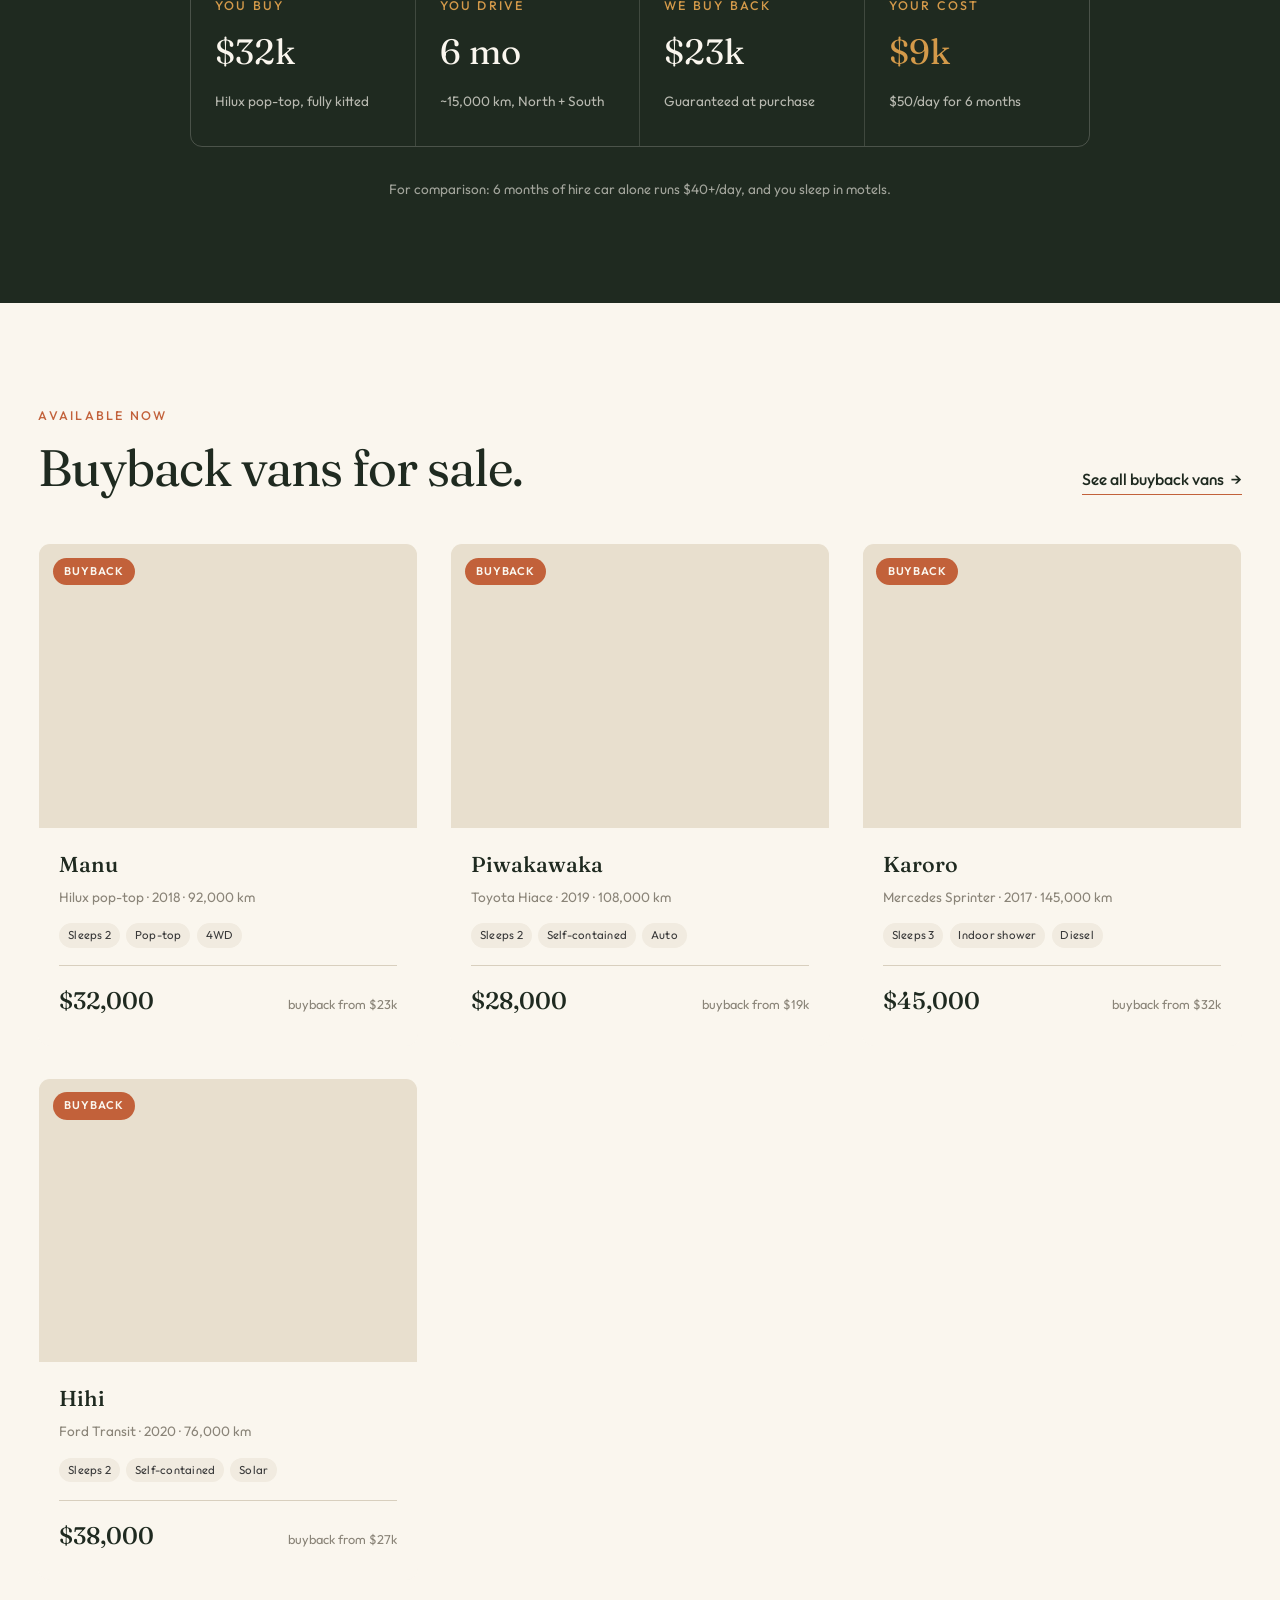
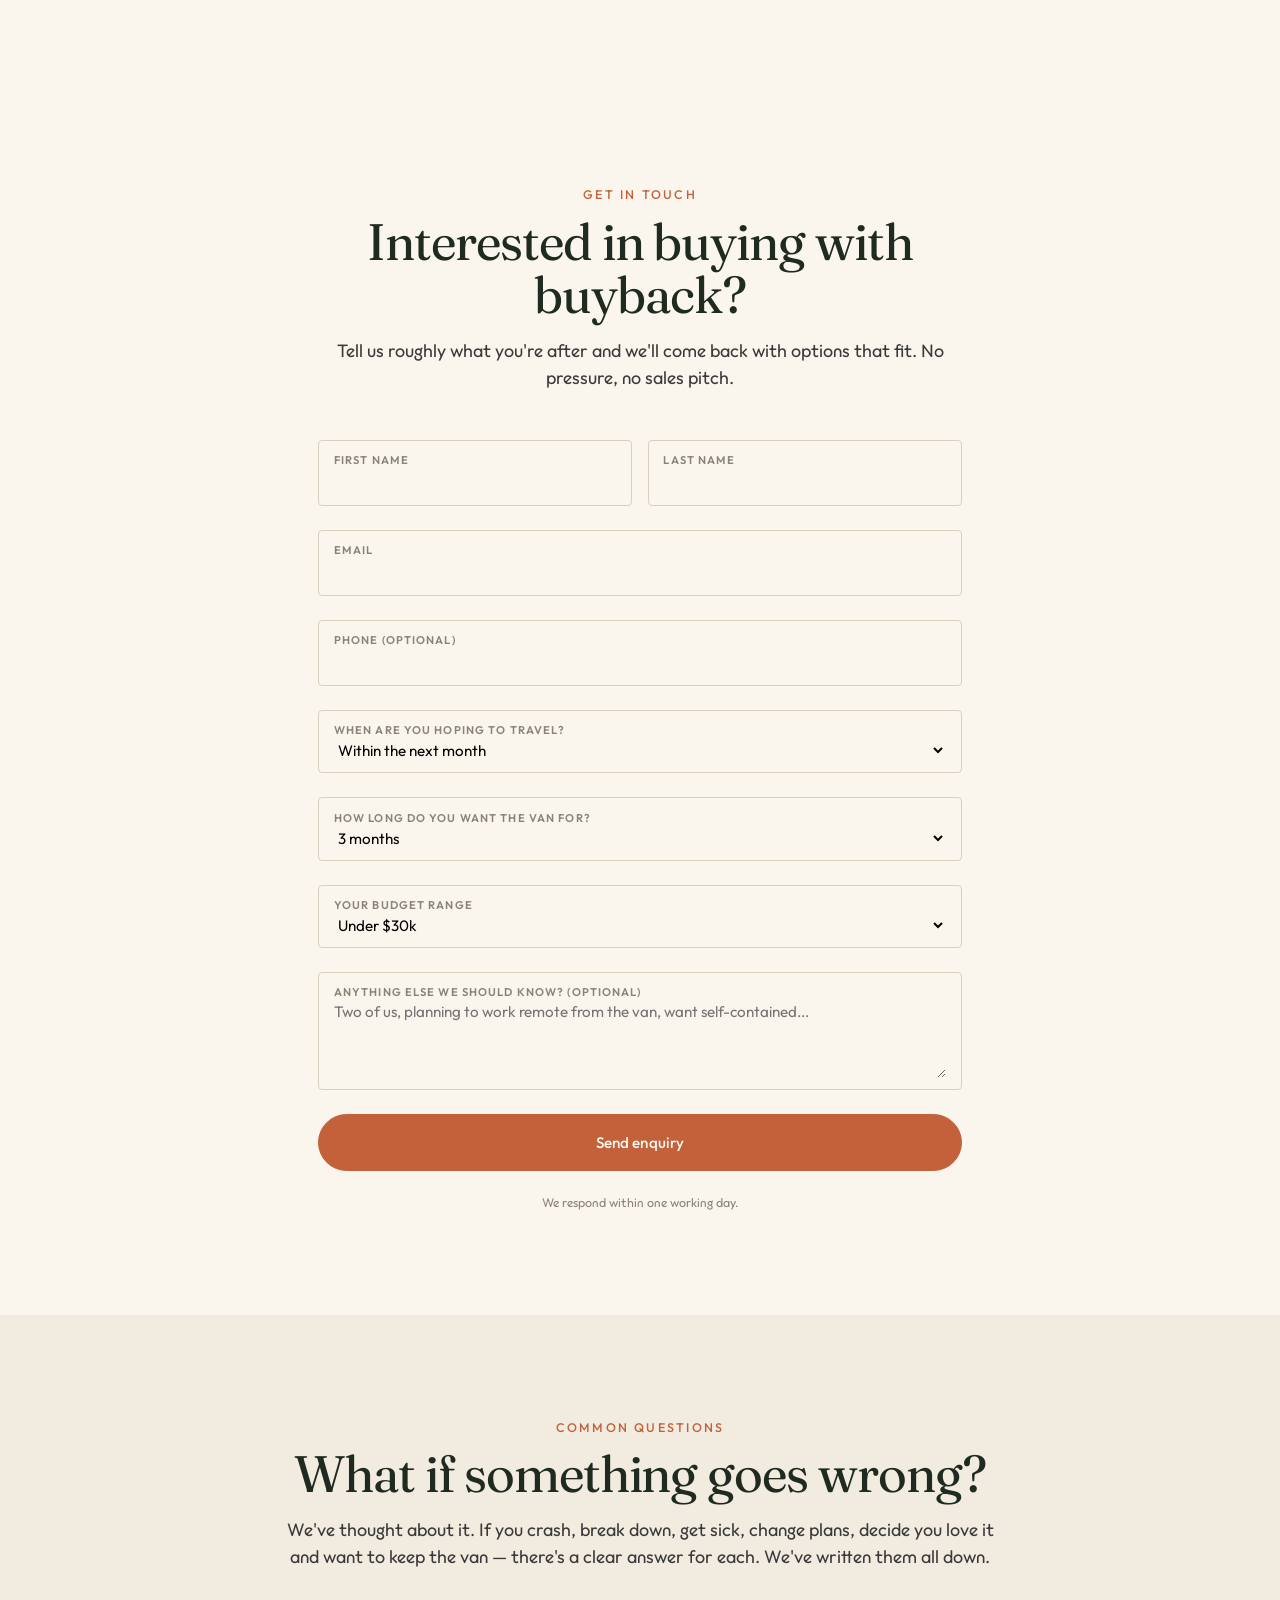
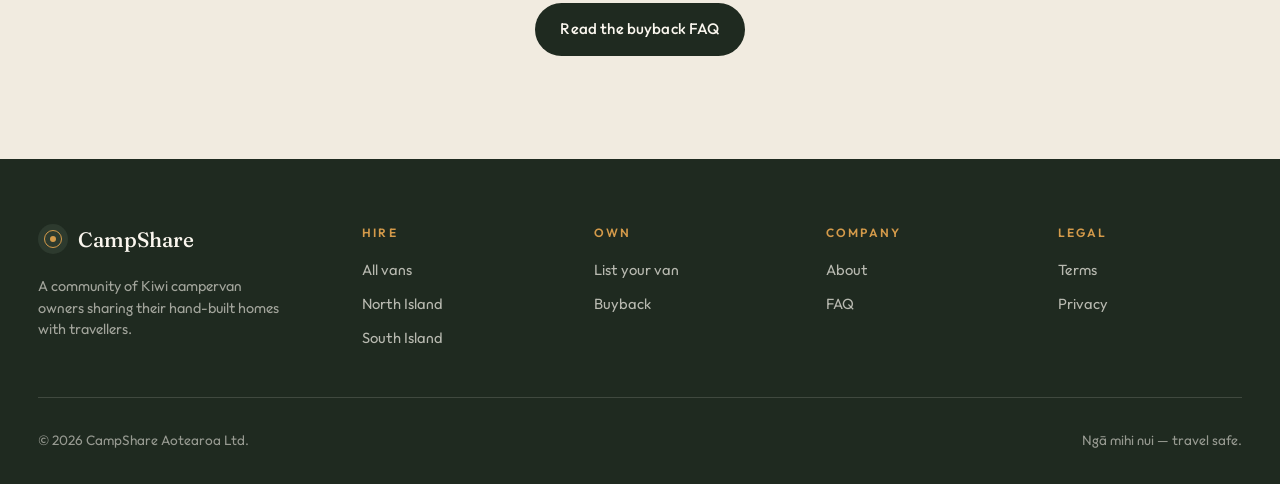
<file: buyback.html>
<!DOCTYPE html>
<html lang="en">
<head>
  <meta charset="UTF-8" />
  <meta name="viewport" content="width=device-width, initial-scale=1" />
  <title>Buyback programme — Buy a van, drive NZ, sell it back | CampShare</title>
  <meta name="description" content="Buy a hand-built CampShare van today, travel New Zealand, and we'll buy it back at a guaranteed price when you're done." />
  <link rel="stylesheet" href="styles.css" />
  <link rel="icon" href="data:image/svg+xml,<svg xmlns='http://www.w3.org/2000/svg' viewBox='0 0 32 32'><circle cx='16' cy='16' r='14' fill='%232d3a2e'/><circle cx='16' cy='16' r='4' fill='%23d49a4a'/></svg>" />
</head>
<body>

  <header class="site-header">
    <nav class="nav" aria-label="Main">
      <a href="index.html" class="brand">
        <span class="brand-mark"></span>
        <span>CampShare<small>Aotearoa NZ</small></span>
      </a>
      <ul class="nav-links">
        <li><a href="browse.html">Hire a van</a></li>
        <li><a href="list.html">List your van</a></li>
        <li><a href="buyback.html" class="active">Buyback</a></li>
        <li><a href="about.html">About</a></li>
        <li><a href="faq.html">FAQ</a></li>
      </ul>
      <div class="nav-cta">
        <a href="list.html" class="btn btn-ghost btn-sm">List your van</a>
        <a href="browse.html" class="btn btn-primary btn-sm">Find a van</a>
        <button class="menu-toggle" aria-label="Menu"><span></span><span></span><span></span></button>
      </div>
    </nav>
  </header>

  <!-- Hero -->
  <section class="buyback-hero">
    <div class="wrap">
      <div class="buyback-grid">
        <div>
          <div class="eyebrow">The CampShare buyback</div>
          <h1 style="margin: 0.8rem 0 1.5rem;">Own the van. Drive the country. <em class="text-italic">Sell it back.</em></h1>
          <p class="lead" style="margin-bottom: 2rem;">Buy a hand-built CampShare van outright. Travel NZ on your own schedule. When you're done, we'll buy it back at a guaranteed price — no haggling, no listing, no hassle.</p>
          <div style="display: flex; gap: 0.8rem; flex-wrap: wrap;">
            <a href="#enquire" class="btn btn-primary">Enquire now</a>
            <a href="#vans" class="btn btn-dark">See vans for sale</a>
            <a href="#how" class="btn btn-ghost">How it works</a>
          </div>
          <p style="margin-top: 1.5rem; font-size: 0.85rem; color: var(--charcoal-soft);">From <strong style="color: var(--forest-deep);">$28,000</strong> · Guaranteed buyback from <strong style="color: var(--forest-deep);">$19,000</strong></p>
        </div>
        <div class="buyback-img"></div>
      </div>
    </div>
  </section>

  <!-- Who it's for -->
  <section class="section section-cream">
    <div class="wrap">
      <div class="section-head" style="justify-content: center; text-align: center; flex-direction: column; align-items: center;">
        <div class="eyebrow">Who buyback is for</div>
        <h2>Make NZ your home for a season.</h2>
      </div>

      <div class="pillars">
        <div class="pillar">
          <div class="pillar-icon">🌏</div>
          <div class="pillar-num">For</div>
          <h3>Working-holiday makers</h3>
          <p>Backpackers on a 12-month visa who want a real home for the year — not a hostel bunk. Drive it, work from it, fall asleep in it.</p>
        </div>
        <div class="pillar">
          <div class="pillar-icon">🎓</div>
          <div class="pillar-num">For</div>
          <h3>Gap-year travellers</h3>
          <p>Buying a van outright is often cheaper than 12 months of hire car + accommodation — and you get to keep the freedom (and sell it back).</p>
        </div>
        <div class="pillar">
          <div class="pillar-icon">🛠️</div>
          <div class="pillar-num">For</div>
          <h3>Anyone curious about van life</h3>
          <p>Test the lifestyle without committing forever. If you love it, keep the van. If you don't, hand it back at the agreed price.</p>
        </div>
      </div>
    </div>
  </section>

  <!-- How buyback works -->
  <section class="section section-sand" id="how">
    <div class="wrap">
      <div class="section-head">
        <div class="copy">
          <div class="eyebrow">How buyback works</div>
          <h2>Six steps from purchase to sell-back.</h2>
        </div>
        <p class="lead">Designed for travellers. Built to be fair. Written down before you sign.</p>
      </div>

      <div class="promise" style="max-width: 800px;">
        <div class="promise-item">
          <span class="promise-num">01</span>
          <div>
            <h4>Pick your van</h4>
            <p>Browse our buyback fleet. Each is a hand-built conversion that's been on the road with us, fully serviced and ready to go.</p>
          </div>
        </div>
        <div class="promise-item">
          <span class="promise-num">02</span>
          <div>
            <h4>Agree the terms upfront</h4>
            <p>You pay the purchase price today. We sign a contract guaranteeing what we'll pay you when you bring it back, between 3 and 12 months later.</p>
          </div>
        </div>
        <div class="promise-item">
          <span class="promise-num">03</span>
          <div>
            <h4>Drive away — it's yours</h4>
            <p>The van is fully in your name. You drive it, sleep in it, customise it, freedom-camp in it. We're here if you need us.</p>
          </div>
        </div>
        <div class="promise-item">
          <span class="promise-num">04</span>
          <div>
            <h4>Hit the road for as long as you want</h4>
            <p>From three months to a year. Optional rego, WOF and servicing packages available so you don't have to think about it.</p>
          </div>
        </div>
        <div class="promise-item">
          <span class="promise-num">05</span>
          <div>
            <h4>Bring it back when you're done</h4>
            <p>Return the van to any of our hubs (Auckland, Wellington, Christchurch, Queenstown). Quick inspection, fair-wear assessed.</p>
          </div>
        </div>
        <div class="promise-item">
          <span class="promise-num">06</span>
          <div>
            <h4>Get paid that day</h4>
            <p>Direct credit, same-day clearance. You walk out with the agreed buyback price minus any agreed deductions for damage beyond fair wear.</p>
          </div>
        </div>
      </div>
    </div>
  </section>

  <!-- Pricing example -->
  <section class="section section-forest">
    <div class="wrap">
      <div class="section-head" style="justify-content: center; text-align: center; flex-direction: column; align-items: center;">
        <div class="eyebrow" style="color: var(--ochre);">A real example</div>
        <h2>What buyback costs.</h2>
      </div>

      <div style="display: grid; grid-template-columns: repeat(4, 1fr); gap: 0; max-width: 900px; margin: 0 auto; border: 1px solid rgba(250,246,238,0.2); border-radius: var(--radius-lg); overflow: hidden;" id="price-example">
        <div style="padding: 2rem 1.5rem; border-right: 1px solid rgba(250,246,238,0.15);">
          <div class="eyebrow" style="color: var(--ochre);">You buy</div>
          <strong style="display: block; font-family: var(--display); font-size: 2.2rem; color: var(--cream); font-weight: 400; margin: 0.5rem 0;">$32k</strong>
          <span style="font-size: 0.85rem; color: rgba(250,246,238,0.7);">Hilux pop-top, fully kitted</span>
        </div>
        <div style="padding: 2rem 1.5rem; border-right: 1px solid rgba(250,246,238,0.15);">
          <div class="eyebrow" style="color: var(--ochre);">You drive</div>
          <strong style="display: block; font-family: var(--display); font-size: 2.2rem; color: var(--cream); font-weight: 400; margin: 0.5rem 0;">6 mo</strong>
          <span style="font-size: 0.85rem; color: rgba(250,246,238,0.7);">~15,000 km, North + South</span>
        </div>
        <div style="padding: 2rem 1.5rem; border-right: 1px solid rgba(250,246,238,0.15);">
          <div class="eyebrow" style="color: var(--ochre);">We buy back</div>
          <strong style="display: block; font-family: var(--display); font-size: 2.2rem; color: var(--cream); font-weight: 400; margin: 0.5rem 0;">$23k</strong>
          <span style="font-size: 0.85rem; color: rgba(250,246,238,0.7);">Guaranteed at purchase</span>
        </div>
        <div style="padding: 2rem 1.5rem;">
          <div class="eyebrow" style="color: var(--ochre);">Your cost</div>
          <strong style="display: block; font-family: var(--display); font-size: 2.2rem; color: var(--ochre); font-weight: 400; margin: 0.5rem 0;">$9k</strong>
          <span style="font-size: 0.85rem; color: rgba(250,246,238,0.7);">$50/day for 6 months</span>
        </div>
      </div>

      <p style="text-align: center; margin-top: 2rem; color: rgba(250,246,238,0.6); font-size: 0.85rem; max-width: 60ch; margin-left: auto; margin-right: auto;">For comparison: 6 months of hire car alone runs $40+/day, and you sleep in motels.</p>
    </div>
  </section>

  <style>
    @media (max-width: 700px) {
      #price-example { grid-template-columns: 1fr 1fr !important; }
      #price-example > div { border-right: 0 !important; border-bottom: 1px solid rgba(250,246,238,0.15); }
    }
  </style>

  <!-- Available vans -->
  <section class="section section-cream" id="vans">
    <div class="wrap">
      <div class="section-head">
        <div class="copy">
          <div class="eyebrow">Available now</div>
          <h2>Buyback vans for sale.</h2>
        </div>
        <a href="browse.html" class="btn-link">See all buyback vans <span>→</span></a>
      </div>

      <div class="van-grid">
        <div class="van-card">
          <div class="van-img" style="background-image:url('https://images.unsplash.com/photo-1533873984035-25970ab07461?auto=format&fit=crop&w=1200&q=80')">
            <span class="van-badge clay">Buyback</span>
          </div>
          <div class="van-body">
            <div class="van-head"><span class="van-name">Manu</span></div>
            <div class="van-meta">Hilux pop-top · 2018 · 92,000 km</div>
            <div class="van-tags"><span class="van-tag">Sleeps 2</span><span class="van-tag">Pop-top</span><span class="van-tag">4WD</span></div>
            <div class="van-price"><strong>$32,000</strong><span>buyback from $23k</span></div>
          </div>
        </div>
        <div class="van-card">
          <div class="van-img" style="background-image:url('https://images.unsplash.com/photo-1601758174039-2e8eedb3a9d3?auto=format&fit=crop&w=1200&q=80')">
            <span class="van-badge clay">Buyback</span>
          </div>
          <div class="van-body">
            <div class="van-head"><span class="van-name">Piwakawaka</span></div>
            <div class="van-meta">Toyota Hiace · 2019 · 108,000 km</div>
            <div class="van-tags"><span class="van-tag">Sleeps 2</span><span class="van-tag">Self-contained</span><span class="van-tag">Auto</span></div>
            <div class="van-price"><strong>$28,000</strong><span>buyback from $19k</span></div>
          </div>
        </div>
        <div class="van-card">
          <div class="van-img" style="background-image:url('https://images.unsplash.com/photo-1597055181300-e3633a917d09?auto=format&fit=crop&w=1200&q=80')">
            <span class="van-badge clay">Buyback</span>
          </div>
          <div class="van-body">
            <div class="van-head"><span class="van-name">Karoro</span></div>
            <div class="van-meta">Mercedes Sprinter · 2017 · 145,000 km</div>
            <div class="van-tags"><span class="van-tag">Sleeps 3</span><span class="van-tag">Indoor shower</span><span class="van-tag">Diesel</span></div>
            <div class="van-price"><strong>$45,000</strong><span>buyback from $32k</span></div>
          </div>
        </div>
        <div class="van-card">
          <div class="van-img" style="background-image:url('https://images.unsplash.com/photo-1527786356703-4b100091cd2c?auto=format&fit=crop&w=1200&q=80')">
            <span class="van-badge clay">Buyback</span>
          </div>
          <div class="van-body">
            <div class="van-head"><span class="van-name">Hihi</span></div>
            <div class="van-meta">Ford Transit · 2020 · 76,000 km</div>
            <div class="van-tags"><span class="van-tag">Sleeps 2</span><span class="van-tag">Self-contained</span><span class="van-tag">Solar</span></div>
            <div class="van-price"><strong>$38,000</strong><span>buyback from $27k</span></div>
          </div>
        </div>
      </div>
    </div>
  </section>

  <!-- Enquiry form -->
  <section class="section section-cream" id="enquire">
    <div class="wrap" style="max-width: 720px;">
      <div style="text-align: center; margin-bottom: 3rem;">
        <div class="eyebrow">Get in touch</div>
        <h2 style="margin: 0.6rem 0 1rem;">Interested in buying with buyback?</h2>
        <p class="lead">Tell us roughly what you're after and we'll come back with options that fit. No pressure, no sales pitch.</p>
      </div>

      <form id="buyback-form" style="display: grid; gap: 1rem;">
        <div style="display: grid; grid-template-columns: 1fr 1fr; gap: 1rem;">
          <div class="booking-field">
            <label>First name</label>
            <input type="text" name="firstName" required />
          </div>
          <div class="booking-field">
            <label>Last name</label>
            <input type="text" name="lastName" />
          </div>
        </div>
        <div class="booking-field">
          <label>Email</label>
          <input type="email" name="email" required />
        </div>
        <div class="booking-field">
          <label>Phone (optional)</label>
          <input type="tel" name="phone" />
        </div>
        <div class="booking-field">
          <label>When are you hoping to travel?</label>
          <select name="when" style="border: 0; background: transparent; outline: none; font-family: var(--body); font-size: 0.95rem;">
            <option>Within the next month</option>
            <option>1–3 months away</option>
            <option>3–6 months away</option>
            <option>6+ months away</option>
            <option>Just exploring</option>
          </select>
        </div>
        <div class="booking-field">
          <label>How long do you want the van for?</label>
          <select name="duration" style="border: 0; background: transparent; outline: none; font-family: var(--body); font-size: 0.95rem;">
            <option>3 months</option>
            <option>6 months</option>
            <option>9 months</option>
            <option>12 months</option>
            <option>Not sure yet</option>
          </select>
        </div>
        <div class="booking-field">
          <label>Your budget range</label>
          <select name="budget" style="border: 0; background: transparent; outline: none; font-family: var(--body); font-size: 0.95rem;">
            <option>Under $30k</option>
            <option>$30k – $40k</option>
            <option>$40k – $50k</option>
            <option>$50k+</option>
            <option>Flexible</option>
          </select>
        </div>
        <div class="booking-field">
          <label>Anything else we should know? (optional)</label>
          <textarea name="message" rows="4" placeholder="Two of us, planning to work remote from the van, want self-contained..." style="border: 0; background: transparent; outline: none; font-family: var(--body); font-size: 0.95rem; resize: vertical;"></textarea>
        </div>
        <button type="submit" class="btn btn-primary" style="justify-content: center; padding: 1.1rem;">Send enquiry</button>
        <p style="font-size: 0.78rem; color: var(--stone); text-align: center; margin-top: 0.4rem;">We respond within one working day.</p>
      </form>
    </div>
  </section>

  <!-- FAQ teaser -->
  <section class="section section-sand">
    <div class="wrap" style="max-width: 800px; text-align: center;">
      <div class="eyebrow">Common questions</div>
      <h2 style="margin: 0.6rem 0 1rem;">What if something goes wrong?</h2>
      <p class="lead" style="margin-bottom: 2rem;">We've thought about it. If you crash, break down, get sick, change plans, decide you love it and want to keep the van — there's a clear answer for each. We've written them all down.</p>
      <a href="faq.html#buyback" class="btn btn-dark">Read the buyback FAQ</a>
    </div>
  </section>

  <footer class="site-footer">
    <div class="wrap">
      <div class="footer-grid">
        <div>
          <div class="footer-brand"><span class="brand-mark"></span><strong>CampShare</strong></div>
          <p class="footer-tag">A community of Kiwi campervan owners sharing their hand-built homes with travellers.</p>
        </div>
        <div class="footer-col"><h5>Hire</h5><ul><li><a href="browse.html">All vans</a></li><li><a href="browse.html?island=north">North Island</a></li><li><a href="browse.html?island=south">South Island</a></li></ul></div>
        <div class="footer-col"><h5>Own</h5><ul><li><a href="list.html">List your van</a></li><li><a href="buyback.html">Buyback</a></li></ul></div>
        <div class="footer-col"><h5>Company</h5><ul><li><a href="about.html">About</a></li><li><a href="faq.html">FAQ</a></li></ul></div>
        <div class="footer-col"><h5>Legal</h5><ul><li><a href="#">Terms</a></li><li><a href="#">Privacy</a></li></ul></div>
      </div>
      <div class="footer-bottom"><span>© <span id="year"></span> CampShare Aotearoa Ltd.</span><span>Ngā mihi nui — travel safe.</span></div>
    </div>
  </footer>

  <script src="main.js"></script>
  <script>
    const buybackForm = document.getElementById('buyback-form');
    if (buybackForm) {
      buybackForm.addEventListener('submit', async e => {
        e.preventDefault();
        const fd = new FormData(buybackForm);
        const data = Object.fromEntries(fd.entries());
        const btn = buybackForm.querySelector('button[type="submit"]');
        const originalText = btn.textContent;
        btn.textContent = 'Sending...';
        btn.disabled = true;
        try {
          const res = await fetch('/api/buyback-enquiry', {
            method: 'POST',
            headers: { 'Content-Type': 'application/json' },
            body: JSON.stringify(data)
          });
          if (!res.ok) throw new Error('Submission failed');
          buybackForm.innerHTML = `
            <div style="text-align:center; padding:3rem; background:var(--sand); border-radius:var(--radius-lg);">
              <h3>Kia ora — enquiry received.</h3>
              <p style="color:var(--charcoal-soft); margin-top:1rem;">We'll be in touch within one working day. Check your inbox for a confirmation.</p>
            </div>`;
        } catch (err) {
          btn.textContent = originalText;
          btn.disabled = false;
          alert('Something went wrong. Please email buyback@campshare.co.nz directly or try again.');
        }
      });
    }
  </script>
</body>
</html>
</file>
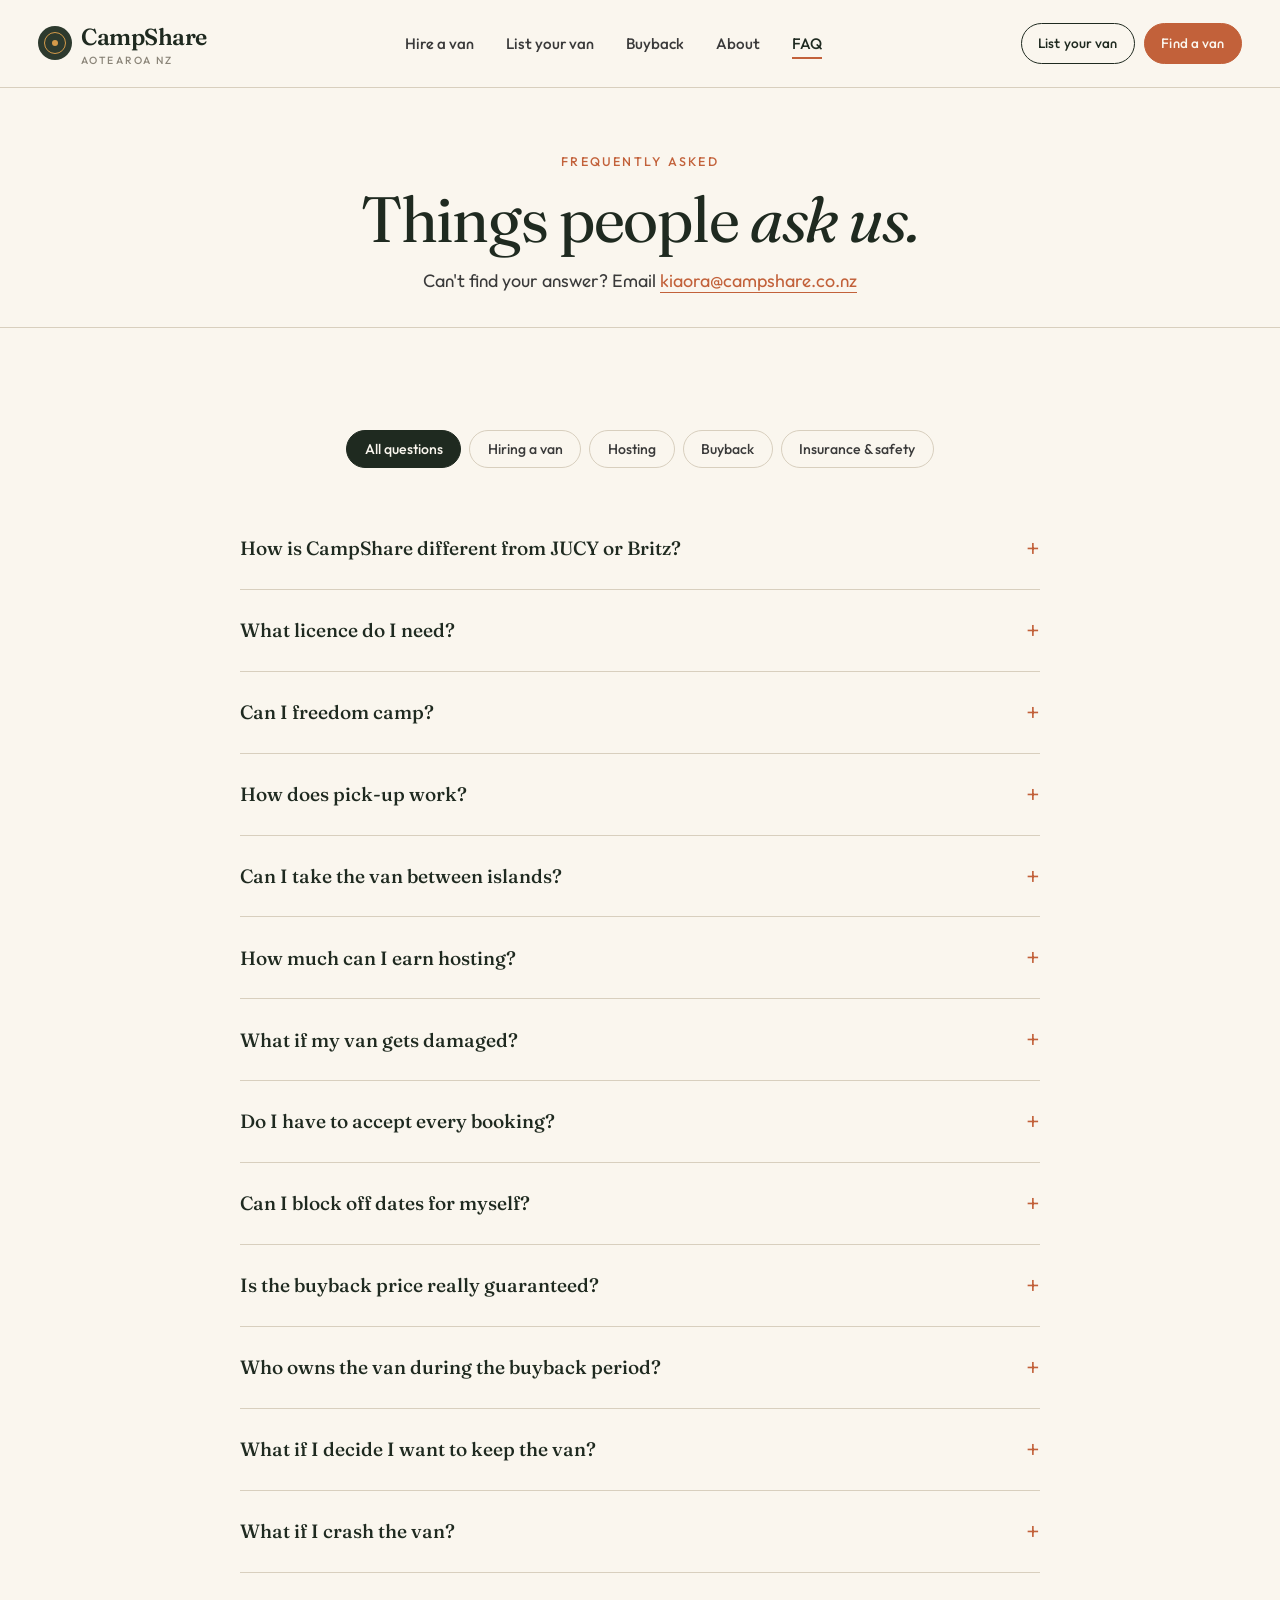
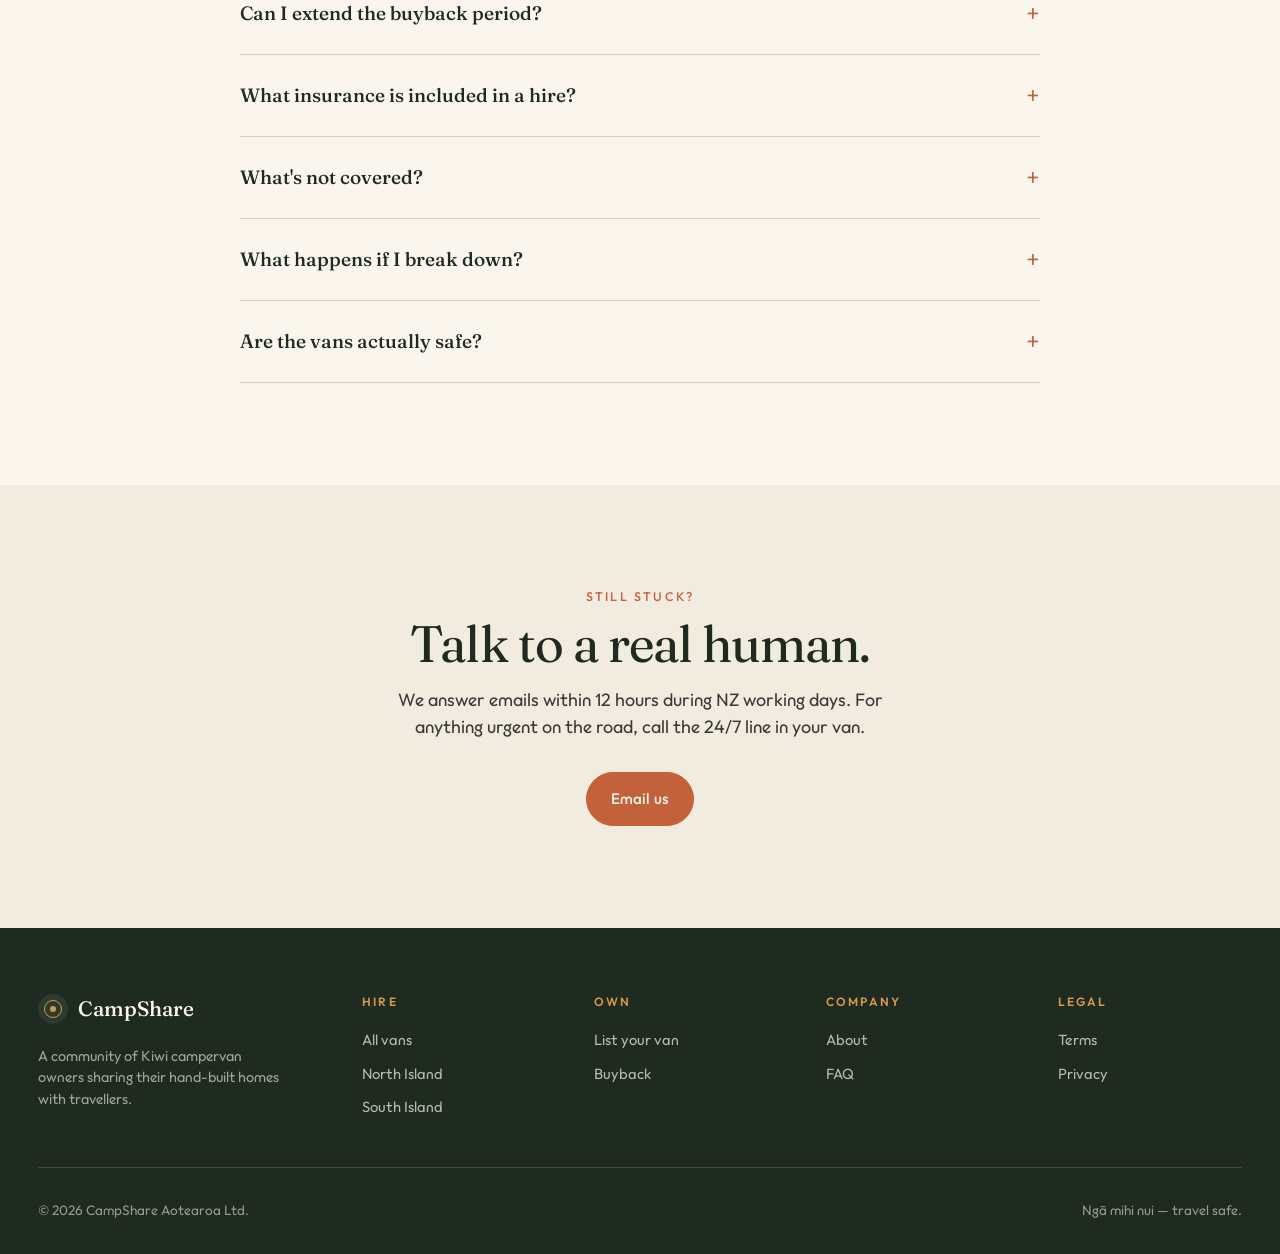
<file: faq.html>
<!DOCTYPE html>
<html lang="en">
<head>
  <meta charset="UTF-8" />
  <meta name="viewport" content="width=device-width, initial-scale=1" />
  <title>FAQ — CampShare NZ</title>
  <link rel="stylesheet" href="styles.css" />
  <link rel="icon" href="data:image/svg+xml,<svg xmlns='http://www.w3.org/2000/svg' viewBox='0 0 32 32'><circle cx='16' cy='16' r='14' fill='%232d3a2e'/><circle cx='16' cy='16' r='4' fill='%23d49a4a'/></svg>" />
</head>
<body>

  <header class="site-header">
    <nav class="nav" aria-label="Main">
      <a href="index.html" class="brand">
        <span class="brand-mark"></span>
        <span>CampShare<small>Aotearoa NZ</small></span>
      </a>
      <ul class="nav-links">
        <li><a href="browse.html">Hire a van</a></li>
        <li><a href="list.html">List your van</a></li>
        <li><a href="buyback.html">Buyback</a></li>
        <li><a href="about.html">About</a></li>
        <li><a href="faq.html" class="active">FAQ</a></li>
      </ul>
      <div class="nav-cta">
        <a href="list.html" class="btn btn-ghost btn-sm">List your van</a>
        <a href="browse.html" class="btn btn-primary btn-sm">Find a van</a>
        <button class="menu-toggle" aria-label="Menu"><span></span><span></span><span></span></button>
      </div>
    </nav>
  </header>

  <section style="padding: 4rem 0 2rem; background: var(--cream); border-bottom: 1px solid var(--line);">
    <div class="wrap" style="text-align: center; max-width: 720px;">
      <div class="eyebrow">Frequently asked</div>
      <h1 style="margin: 0.8rem 0 1rem; font-size: clamp(2.5rem, 5vw, 4rem);">Things people <em class="text-italic">ask us.</em></h1>
      <p class="lead">Can't find your answer? Email <a href="mailto:kiaora@campshare.co.nz" style="color: var(--clay); border-bottom: 1px solid var(--clay);">kiaora@campshare.co.nz</a></p>
    </div>
  </section>

  <section class="section">
    <div class="wrap">
      <div class="faq-categories">
        <button class="faq-cat active" data-cat="all">All questions</button>
        <button class="faq-cat" data-cat="hiring">Hiring a van</button>
        <button class="faq-cat" data-cat="hosting">Hosting</button>
        <button class="faq-cat" data-cat="buyback">Buyback</button>
        <button class="faq-cat" data-cat="insurance">Insurance & safety</button>
      </div>

      <div class="faq">
        <details class="faq-item" data-cat="hiring">
          <summary class="faq-q">How is CampShare different from JUCY or Britz?</summary>
          <div class="faq-a">We don't own a fleet of identical vans. Every van on CampShare belongs to a real person who built it (or had it built) themselves. You'll get a van with character, met at pick-up by someone who can tell you the best free DOC sites on the way. Prices are usually similar or cheaper than big rental companies.</div>
        </details>

        <details class="faq-item" data-cat="hiring">
          <summary class="faq-q">What licence do I need?</summary>
          <div class="faq-a">A full driver's licence from your home country, held for at least two years. International visitors can drive in NZ for up to 12 months on a current overseas licence; you may also need an International Driving Permit if your licence isn't in English. The minimum age is 21 — but some hosts accept 18+, look on the van listing.</div>
        </details>

        <details class="faq-item" data-cat="hiring">
          <summary class="faq-q">Can I freedom camp?</summary>
          <div class="faq-a">Only in self-contained vans (with a fixed toilet and grey-water capacity). We've tagged every self-contained van on the platform with a "Freedom camping" badge — use the filter on the browse page. Even then, you can only freedom-camp where signs allow it; the NZMCA and Rankers apps are great for checking.</div>
        </details>

        <details class="faq-item" data-cat="hiring">
          <summary class="faq-q">How does pick-up work?</summary>
          <div class="faq-a">Your host messages you a few days before. You meet them at their place (or another agreed location), they show you how everything works (water, gas, solar, awning), you sign the hire agreement, and you're off. Most pick-ups take 30–45 minutes.</div>
        </details>

        <details class="faq-item" data-cat="hiring">
          <summary class="faq-q">Can I take the van between islands?</summary>
          <div class="faq-a">Yes — most hosts allow Interislander ferry crossings. The ferry cost isn't included in the hire price; you book it directly. Check the van listing for any host-specific rules.</div>
        </details>

        <details class="faq-item" data-cat="hosting">
          <summary class="faq-q">How much can I earn hosting?</summary>
          <div class="faq-a">It depends on your van, where it's based, and how many days you make it available. A typical $175/night self-contained van earning at 100 days a year nets the host around $14,000 after our 20% service fee. Use the calculator on the <a href="list.html">List your van page</a>.</div>
        </details>

        <details class="faq-item" data-cat="hosting">
          <summary class="faq-q">What if my van gets damaged?</summary>
          <div class="faq-a">Every booking includes our $2m commercial insurance plus a $2,000 host damage cover. Cosmetic damage, broken fittings, missing gear — we settle these from the guest's bond. Anything bigger is a claim on the commercial policy. You pay nothing.</div>
        </details>

        <details class="faq-item" data-cat="hosting">
          <summary class="faq-q">Do I have to accept every booking?</summary>
          <div class="faq-a">Never. You see every booking request before it's confirmed and can decline for any reason. Some hosts also set "instant book" for trusted guests only.</div>
        </details>

        <details class="faq-item" data-cat="hosting">
          <summary class="faq-q">Can I block off dates for myself?</summary>
          <div class="faq-a">Yes. You manage a simple calendar from your dashboard. Block your own holidays, weddings, weekends away — whatever you need. Most hosts use their van for at least 30–60 days a year themselves.</div>
        </details>

        <details class="faq-item" data-cat="buyback">
          <summary class="faq-q">Is the buyback price really guaranteed?</summary>
          <div class="faq-a">Yes — written into the contract you sign at purchase. The price assumes fair wear and tear and an agreed maximum kilometre allowance (usually 30,000 km / 6 months). Damage beyond fair wear is deducted at a published rate sheet — no surprises.</div>
        </details>

        <details class="faq-item" data-cat="buyback">
          <summary class="faq-q">Who owns the van during the buyback period?</summary>
          <div class="faq-a">You do. It's registered fully in your name. You can drive across both islands, customise it, take it off-road (if the van's set up for that), even resell it privately if you decide to — though you'd lose the buyback guarantee in that case.</div>
        </details>

        <details class="faq-item" data-cat="buyback">
          <summary class="faq-q">What if I decide I want to keep the van?</summary>
          <div class="faq-a">Easy — just don't bring it back. You owe us nothing further. The van is yours forever from the day you sign.</div>
        </details>

        <details class="faq-item" data-cat="buyback">
          <summary class="faq-q">What if I crash the van?</summary>
          <div class="faq-a">You'll have your own comprehensive insurance during the buyback period (we'll help you set this up with our partner brokers). If the van is written off, your insurer pays out the market value to you; the buyback contract is voided. If the van is repaired, the buyback still stands subject to a damage adjustment.</div>
        </details>

        <details class="faq-item" data-cat="buyback">
          <summary class="faq-q">Can I extend the buyback period?</summary>
          <div class="faq-a">Usually yes, up to a maximum of 12 months from purchase. Email us a month or two before your buyback date — we'll re-quote based on remaining months and kilometres.</div>
        </details>

        <details class="faq-item" data-cat="insurance">
          <summary class="faq-q">What insurance is included in a hire?</summary>
          <div class="faq-a">Comprehensive cover with a standard $2,000 excess, third-party property cover, windscreen and tyre cover, and 24/7 roadside assistance. You can reduce the excess to $500 for a small daily fee at booking.</div>
        </details>

        <details class="faq-item" data-cat="insurance">
          <summary class="faq-q">What's not covered?</summary>
          <div class="faq-a">Driving under the influence; off-road driving in vans not set up for it; driving on closed roads or beaches with vehicle restrictions; intentional damage; mechanical wear from misuse (e.g. running on empty). All the usual.</div>
        </details>

        <details class="faq-item" data-cat="insurance">
          <summary class="faq-q">What happens if I break down?</summary>
          <div class="faq-a">Call our 24/7 line — the number is on a sticker in every van. We dispatch the nearest of our mobile mechanic partners. Most breakdowns are fixed roadside within a few hours. If the van can't be repaired quickly, we'll cover accommodation or arrange a replacement van where possible.</div>
        </details>

        <details class="faq-item" data-cat="insurance">
          <summary class="faq-q">Are the vans actually safe?</summary>
          <div class="faq-a">Yes. Every van on CampShare is inspected by our team before its first booking, holds a current WOF, and is required to be serviced at least annually. We also do random spot-checks throughout the year. We turn away about 1 in 5 vans that apply — usually for safety reasons we explain to the owner.</div>
        </details>
      </div>
    </div>
  </section>

  <!-- Still need help -->
  <section class="section section-sand">
    <div class="wrap" style="max-width: 600px; text-align: center;">
      <div class="eyebrow">Still stuck?</div>
      <h2 style="margin: 0.6rem 0 1rem;">Talk to a real human.</h2>
      <p class="lead" style="margin-bottom: 2rem;">We answer emails within 12 hours during NZ working days. For anything urgent on the road, call the 24/7 line in your van.</p>
      <a href="mailto:kiaora@campshare.co.nz" class="btn btn-primary">Email us</a>
    </div>
  </section>

  <footer class="site-footer">
    <div class="wrap">
      <div class="footer-grid">
        <div>
          <div class="footer-brand"><span class="brand-mark"></span><strong>CampShare</strong></div>
          <p class="footer-tag">A community of Kiwi campervan owners sharing their hand-built homes with travellers.</p>
        </div>
        <div class="footer-col"><h5>Hire</h5><ul><li><a href="browse.html">All vans</a></li><li><a href="browse.html?island=north">North Island</a></li><li><a href="browse.html?island=south">South Island</a></li></ul></div>
        <div class="footer-col"><h5>Own</h5><ul><li><a href="list.html">List your van</a></li><li><a href="buyback.html">Buyback</a></li></ul></div>
        <div class="footer-col"><h5>Company</h5><ul><li><a href="about.html">About</a></li><li><a href="faq.html">FAQ</a></li></ul></div>
        <div class="footer-col"><h5>Legal</h5><ul><li><a href="#">Terms</a></li><li><a href="#">Privacy</a></li></ul></div>
      </div>
      <div class="footer-bottom"><span>© <span id="year"></span> CampShare Aotearoa Ltd.</span><span>Ngā mihi nui — travel safe.</span></div>
    </div>
  </footer>

  <script src="main.js"></script>
</body>
</html>
</file>
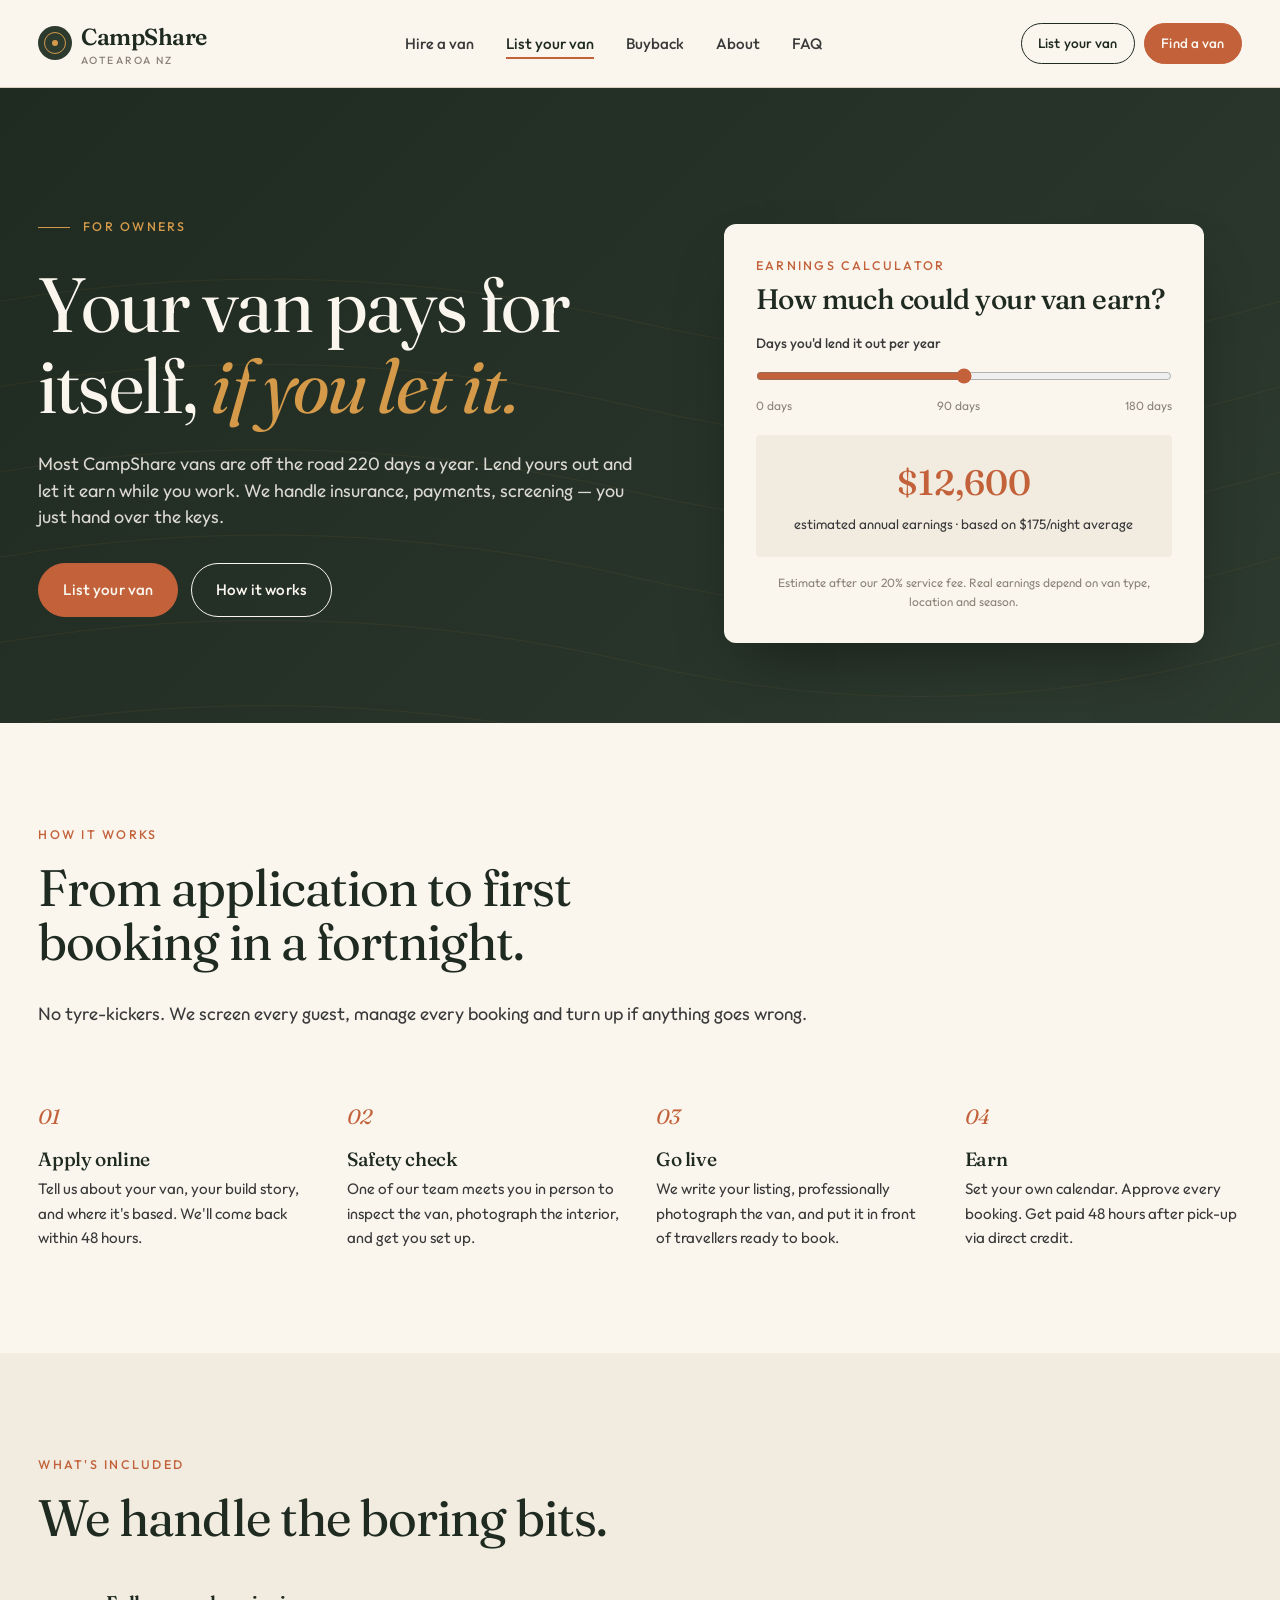
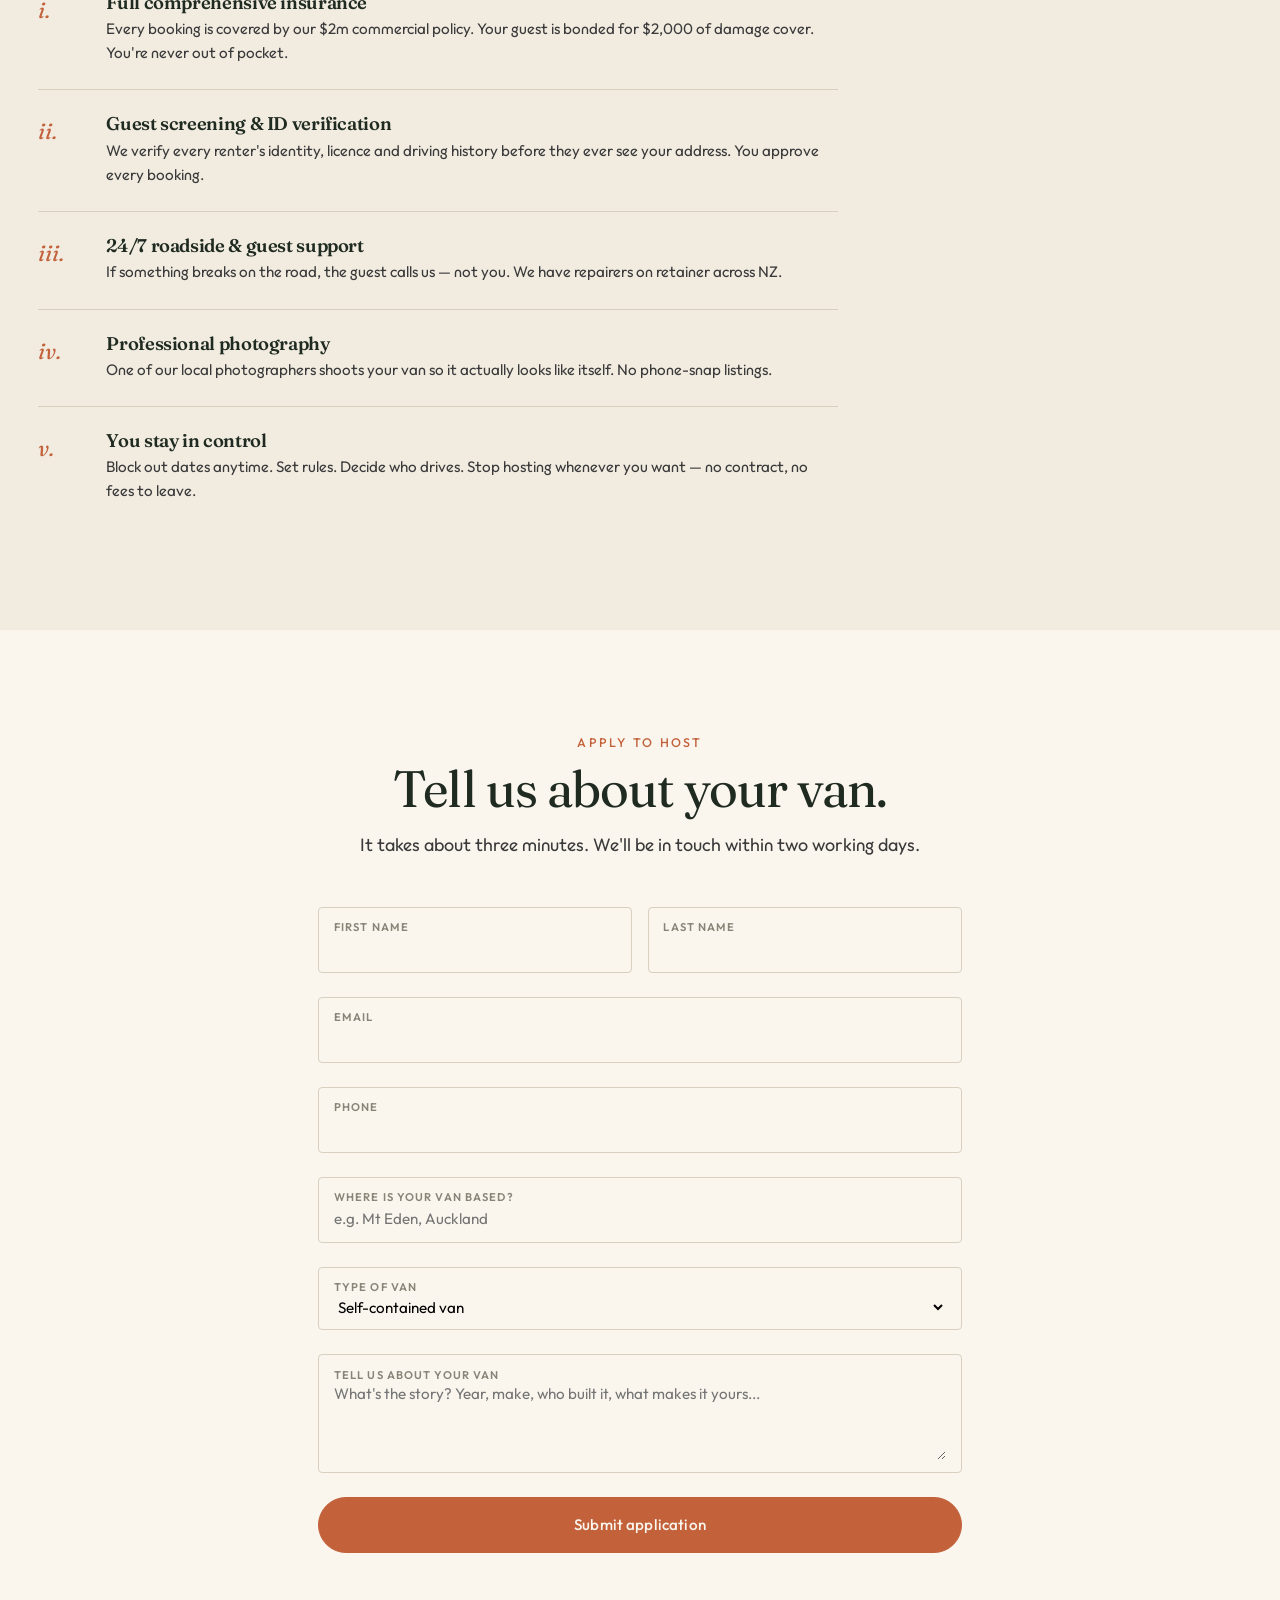
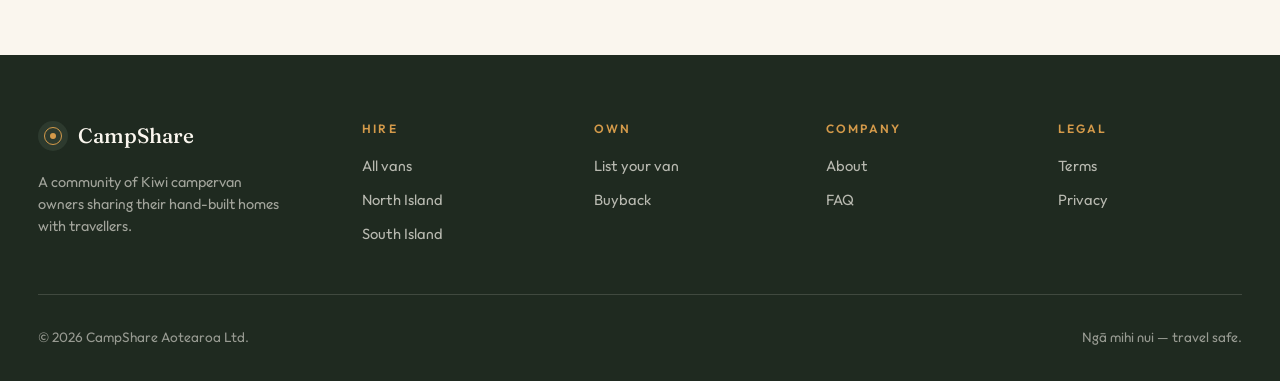
<file: list.html>
<!DOCTYPE html>
<html lang="en">
<head>
  <meta charset="UTF-8" />
  <meta name="viewport" content="width=device-width, initial-scale=1" />
  <title>List your campervan — Earn from your van | CampShare NZ</title>
  <meta name="description" content="Earn from your hand-built campervan when you're not using it. Join CampShare's community of Kiwi owners — fully insured, fully supported." />
  <link rel="stylesheet" href="styles.css" />
  <link rel="icon" href="data:image/svg+xml,<svg xmlns='http://www.w3.org/2000/svg' viewBox='0 0 32 32'><circle cx='16' cy='16' r='14' fill='%232d3a2e'/><circle cx='16' cy='16' r='4' fill='%23d49a4a'/></svg>" />
</head>
<body>

  <header class="site-header">
    <nav class="nav" aria-label="Main">
      <a href="index.html" class="brand">
        <span class="brand-mark"></span>
        <span>CampShare<small>Aotearoa NZ</small></span>
      </a>
      <ul class="nav-links">
        <li><a href="browse.html">Hire a van</a></li>
        <li><a href="list.html" class="active">List your van</a></li>
        <li><a href="buyback.html">Buyback</a></li>
        <li><a href="about.html">About</a></li>
        <li><a href="faq.html">FAQ</a></li>
      </ul>
      <div class="nav-cta">
        <a href="list.html" class="btn btn-ghost btn-sm">List your van</a>
        <a href="browse.html" class="btn btn-primary btn-sm">Find a van</a>
        <button class="menu-toggle" aria-label="Menu"><span></span><span></span><span></span></button>
      </div>
    </nav>
  </header>

  <!-- Hero with calculator -->
  <section class="list-hero">
    <div class="hero-contour"></div>
    <div class="wrap" style="position: relative; z-index: 2;">
      <div style="display: grid; grid-template-columns: 1.2fr 1fr; gap: 4rem; align-items: center;" class="hero-split">
        <div>
          <div class="hero-eyebrow eyebrow">For owners</div>
          <h1>Your van pays for itself, <em>if you let it.</em></h1>
          <p class="lead">Most CampShare vans are off the road 220 days a year. Lend yours out and let it earn while you work. We handle insurance, payments, screening — you just hand over the keys.</p>
          <div style="margin-top: 2rem; display: flex; gap: 0.8rem; flex-wrap: wrap;">
            <a href="#apply" class="btn btn-primary">List your van</a>
            <a href="#how" class="btn btn-ghost" style="color: var(--cream); border-color: var(--cream);">How it works</a>
          </div>
        </div>

        <div class="calc-card">
          <div class="eyebrow">Earnings calculator</div>
          <h3 style="margin: 0.5rem 0 1.25rem;">How much could your van earn?</h3>
          <label style="display: block; font-size: 0.85rem; color: var(--charcoal-soft); margin-bottom: 0.4rem; font-weight: 500;">Days you'd lend it out per year</label>
          <input type="range" id="calc-days" min="0" max="180" value="90" class="calc-input" style="padding: 0; height: 8px; accent-color: var(--clay);" />
          <div style="display: flex; justify-content: space-between; font-size: 0.75rem; color: var(--stone); margin-bottom: 1.25rem;">
            <span>0 days</span><span id="calc-value">90 days</span><span>180 days</span>
          </div>
          <div class="calc-result" id="calc-result"></div>
          <p style="font-size: 0.75rem; color: var(--stone); text-align: center; margin-top: 1rem;">Estimate after our 20% service fee. Real earnings depend on van type, location and season.</p>
        </div>
      </div>
    </div>
  </section>

  <style>
    @media (max-width: 900px) { .hero-split { grid-template-columns: 1fr !important; gap: 2rem !important; } }
  </style>

  <!-- How it works -->
  <section class="section section-cream" id="how">
    <div class="wrap">
      <div class="section-head">
        <div class="copy">
          <div class="eyebrow">How it works</div>
          <h2>From application to first booking in a fortnight.</h2>
        </div>
        <p class="lead">No tyre-kickers. We screen every guest, manage every booking and turn up if anything goes wrong.</p>
      </div>

      <div class="steps">
        <div class="step">
          <h4>Apply online</h4>
          <p>Tell us about your van, your build story, and where it's based. We'll come back within 48 hours.</p>
        </div>
        <div class="step">
          <h4>Safety check</h4>
          <p>One of our team meets you in person to inspect the van, photograph the interior, and get you set up.</p>
        </div>
        <div class="step">
          <h4>Go live</h4>
          <p>We write your listing, professionally photograph the van, and put it in front of travellers ready to book.</p>
        </div>
        <div class="step">
          <h4>Earn</h4>
          <p>Set your own calendar. Approve every booking. Get paid 48 hours after pick-up via direct credit.</p>
        </div>
      </div>
    </div>
  </section>

  <!-- What you get -->
  <section class="section section-sand">
    <div class="wrap">
      <div class="section-head">
        <div class="copy">
          <div class="eyebrow">What's included</div>
          <h2>We handle the boring bits.</h2>
        </div>
      </div>

      <div class="promise" style="max-width: 800px;">
        <div class="promise-item">
          <span class="promise-num">i.</span>
          <div>
            <h4>Full comprehensive insurance</h4>
            <p>Every booking is covered by our $2m commercial policy. Your guest is bonded for $2,000 of damage cover. You're never out of pocket.</p>
          </div>
        </div>
        <div class="promise-item">
          <span class="promise-num">ii.</span>
          <div>
            <h4>Guest screening & ID verification</h4>
            <p>We verify every renter's identity, licence and driving history before they ever see your address. You approve every booking.</p>
          </div>
        </div>
        <div class="promise-item">
          <span class="promise-num">iii.</span>
          <div>
            <h4>24/7 roadside & guest support</h4>
            <p>If something breaks on the road, the guest calls us — not you. We have repairers on retainer across NZ.</p>
          </div>
        </div>
        <div class="promise-item">
          <span class="promise-num">iv.</span>
          <div>
            <h4>Professional photography</h4>
            <p>One of our local photographers shoots your van so it actually looks like itself. No phone-snap listings.</p>
          </div>
        </div>
        <div class="promise-item">
          <span class="promise-num">v.</span>
          <div>
            <h4>You stay in control</h4>
            <p>Block out dates anytime. Set rules. Decide who drives. Stop hosting whenever you want — no contract, no fees to leave.</p>
          </div>
        </div>
      </div>
    </div>
  </section>

  <!-- Apply -->
  <section class="section section-cream" id="apply">
    <div class="wrap" style="max-width: 720px;">
      <div style="text-align: center; margin-bottom: 3rem;">
        <div class="eyebrow">Apply to host</div>
        <h2 style="margin: 0.6rem 0 1rem;">Tell us about your van.</h2>
        <p class="lead">It takes about three minutes. We'll be in touch within two working days.</p>
      </div>

      <form id="apply-form" style="display: grid; gap: 1rem;">
        <div style="display: grid; grid-template-columns: 1fr 1fr; gap: 1rem;">
          <div class="booking-field">
            <label>First name</label>
            <input type="text" name="firstName" required />
          </div>
          <div class="booking-field">
            <label>Last name</label>
            <input type="text" name="lastName" required />
          </div>
        </div>
        <div class="booking-field">
          <label>Email</label>
          <input type="email" name="email" required />
        </div>
        <div class="booking-field">
          <label>Phone</label>
          <input type="tel" name="phone" required />
        </div>
        <div class="booking-field">
          <label>Where is your van based?</label>
          <input type="text" name="location" placeholder="e.g. Mt Eden, Auckland" required />
        </div>
        <div class="booking-field">
          <label>Type of van</label>
          <select name="vanType" style="border: 0; background: transparent; outline: none; font-family: var(--body); font-size: 0.95rem;">
            <option>Self-contained van</option>
            <option>Micro camper</option>
            <option>4WD camper</option>
            <option>Camper bus</option>
            <option>Heritage / vintage</option>
            <option>Other</option>
          </select>
        </div>
        <div class="booking-field">
          <label>Tell us about your van</label>
          <textarea name="vanDescription" rows="4" placeholder="What's the story? Year, make, who built it, what makes it yours..." style="border: 0; background: transparent; outline: none; font-family: var(--body); font-size: 0.95rem; resize: vertical;"></textarea>
        </div>
        <button type="submit" class="btn btn-primary" style="justify-content: center; padding: 1.1rem;">Submit application</button>
      </form>
    </div>
  </section>

  <footer class="site-footer">
    <div class="wrap">
      <div class="footer-grid">
        <div>
          <div class="footer-brand"><span class="brand-mark"></span><strong>CampShare</strong></div>
          <p class="footer-tag">A community of Kiwi campervan owners sharing their hand-built homes with travellers.</p>
        </div>
        <div class="footer-col"><h5>Hire</h5><ul><li><a href="browse.html">All vans</a></li><li><a href="browse.html?island=north">North Island</a></li><li><a href="browse.html?island=south">South Island</a></li></ul></div>
        <div class="footer-col"><h5>Own</h5><ul><li><a href="list.html">List your van</a></li><li><a href="buyback.html">Buyback</a></li></ul></div>
        <div class="footer-col"><h5>Company</h5><ul><li><a href="about.html">About</a></li><li><a href="faq.html">FAQ</a></li></ul></div>
        <div class="footer-col"><h5>Legal</h5><ul><li><a href="#">Terms</a></li><li><a href="#">Privacy</a></li></ul></div>
      </div>
      <div class="footer-bottom"><span>© <span id="year"></span> CampShare Aotearoa Ltd.</span><span>Ngā mihi nui — travel safe.</span></div>
    </div>
  </footer>

  <script src="main.js"></script>
  <script>
    // Custom slider display
    const slider = document.getElementById('calc-days');
    const valueLabel = document.getElementById('calc-value');
    if (slider && valueLabel) {
      slider.addEventListener('input', () => valueLabel.textContent = `${slider.value} days`);
    }

    // Apply form submission — sends to API
    const applyForm = document.getElementById('apply-form');
    if (applyForm) {
      applyForm.addEventListener('submit', async e => {
        e.preventDefault();
        const formData = new FormData(applyForm);
        const data = Object.fromEntries(formData.entries());
        const btn = applyForm.querySelector('button[type="submit"]');
        const originalText = btn.textContent;
        btn.textContent = 'Sending...';
        btn.disabled = true;
        try {
          const res = await fetch('/api/host-apply', {
            method: 'POST',
            headers: { 'Content-Type': 'application/json' },
            body: JSON.stringify(data)
          });
          if (!res.ok) throw new Error('Submission failed');
          applyForm.innerHTML = `
            <div style="text-align:center; padding:3rem; background:var(--sand); border-radius:var(--radius-lg);">
              <h3>Kia ora — application received.</h3>
              <p style="color:var(--charcoal-soft); margin-top:1rem;">We'll be in touch within two working days. Check your inbox for a confirmation.</p>
            </div>`;
        } catch (err) {
          btn.textContent = originalText;
          btn.disabled = false;
          alert('Something went wrong. Please email hosts@campshare.co.nz directly or try again.');
        }
      });
    }
  </script>
</body>
</html>
</file>
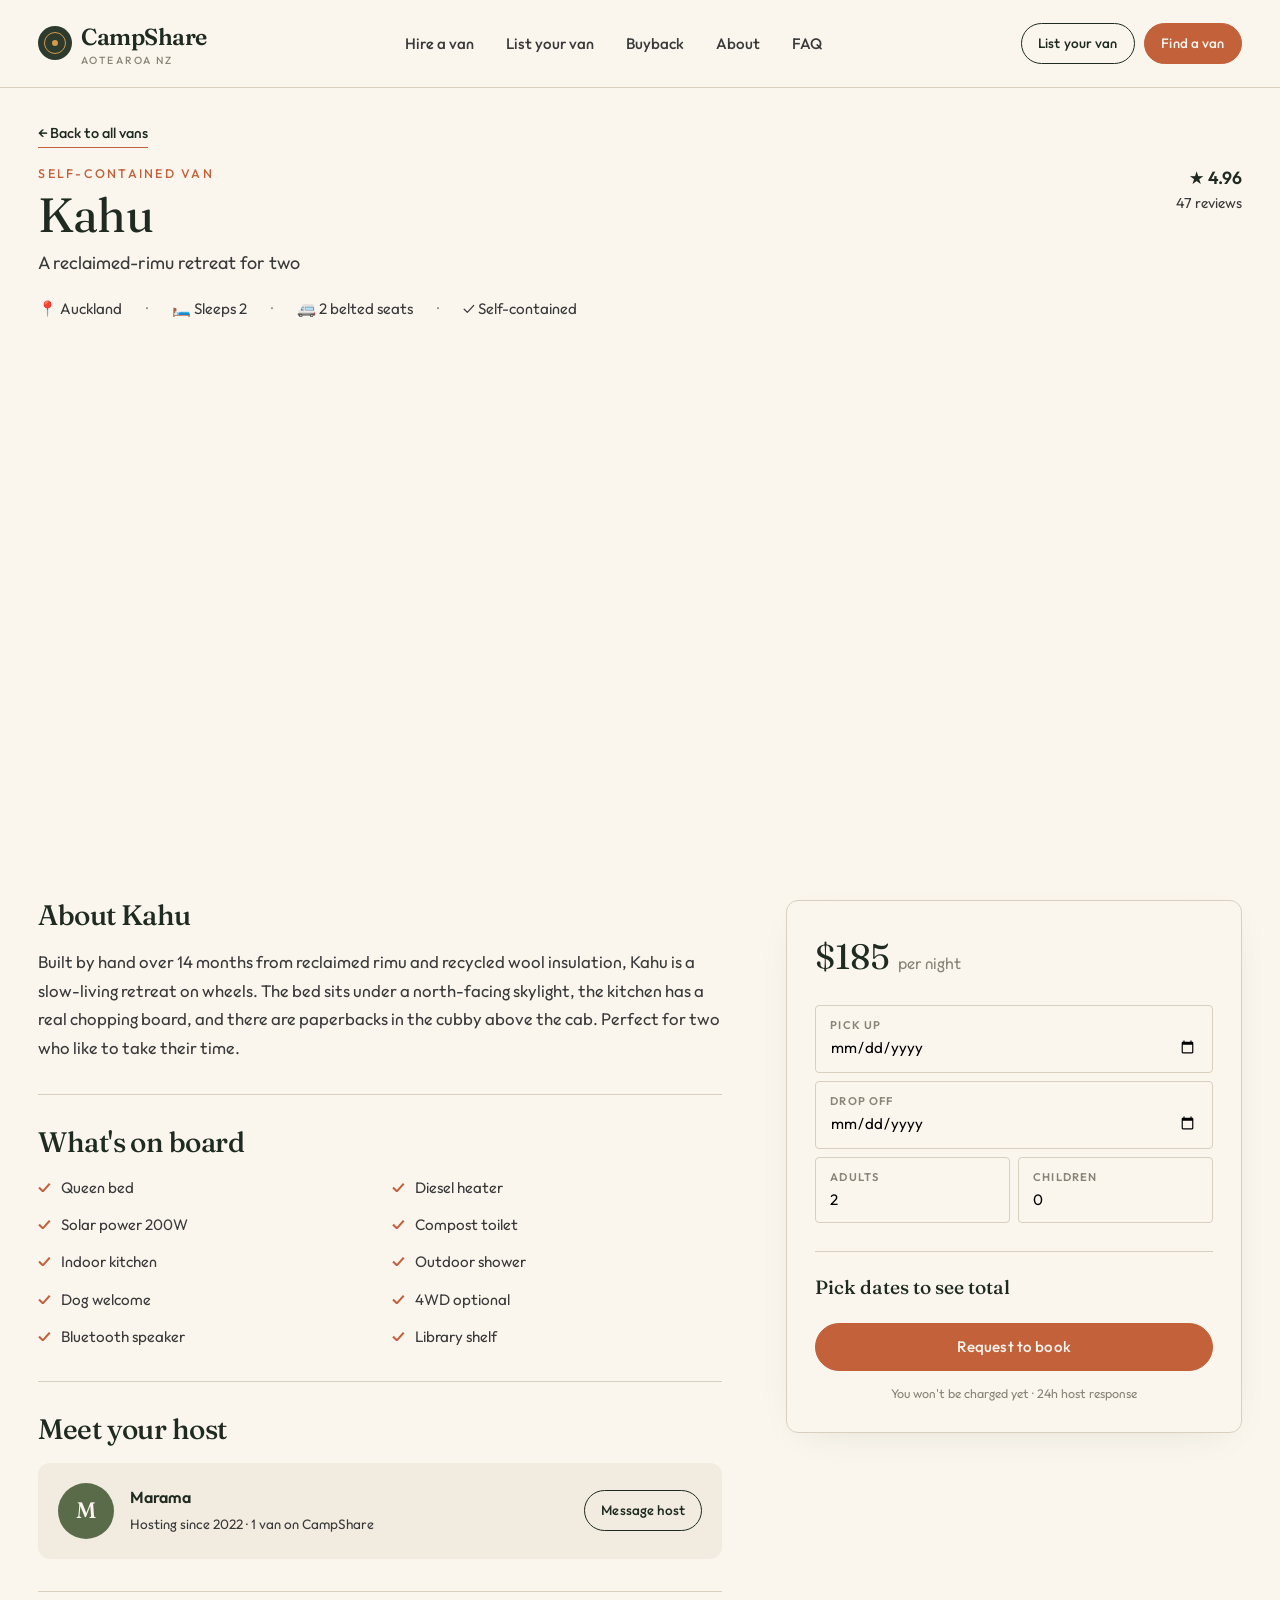
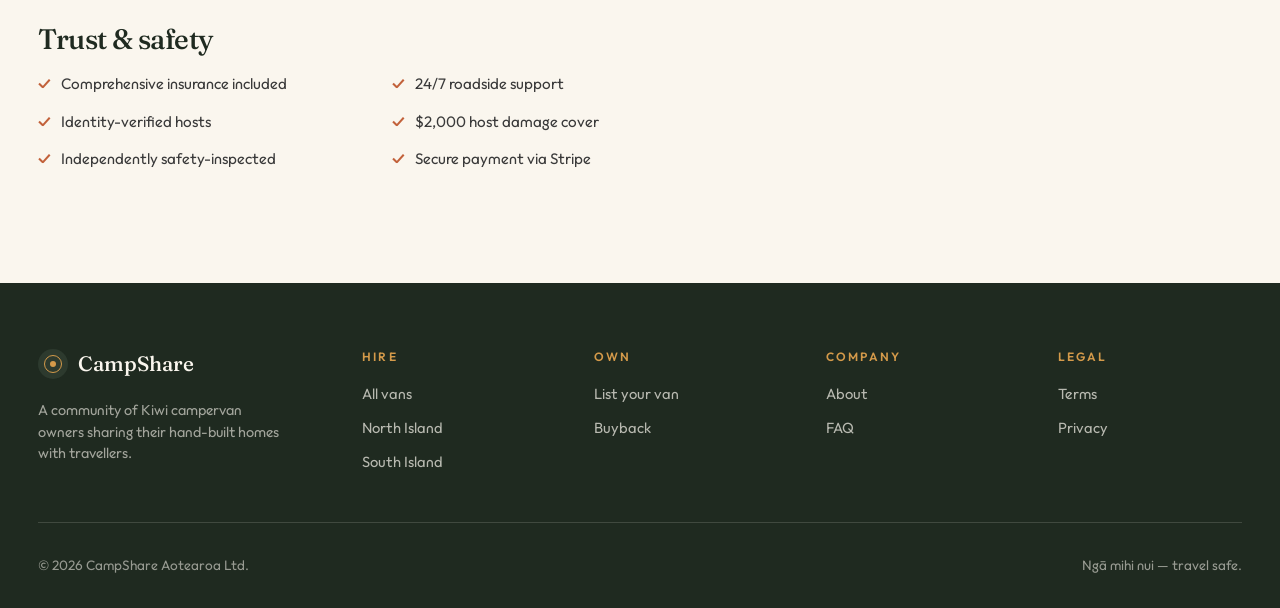
<file: van.html>
<!DOCTYPE html>
<html lang="en">
<head>
  <meta charset="UTF-8" />
  <meta name="viewport" content="width=device-width, initial-scale=1" />
  <title>Van detail — CampShare NZ</title>
  <link rel="stylesheet" href="styles.css" />
  <link rel="icon" href="data:image/svg+xml,<svg xmlns='http://www.w3.org/2000/svg' viewBox='0 0 32 32'><circle cx='16' cy='16' r='14' fill='%232d3a2e'/><circle cx='16' cy='16' r='4' fill='%23d49a4a'/></svg>" />
</head>
<body>

  <header class="site-header">
    <nav class="nav" aria-label="Main">
      <a href="index.html" class="brand">
        <span class="brand-mark"></span>
        <span>CampShare<small>Aotearoa NZ</small></span>
      </a>
      <ul class="nav-links">
        <li><a href="browse.html">Hire a van</a></li>
        <li><a href="list.html">List your van</a></li>
        <li><a href="buyback.html">Buyback</a></li>
        <li><a href="about.html">About</a></li>
        <li><a href="faq.html">FAQ</a></li>
      </ul>
      <div class="nav-cta">
        <a href="list.html" class="btn btn-ghost btn-sm">List your van</a>
        <a href="browse.html" class="btn btn-primary btn-sm">Find a van</a>
        <button class="menu-toggle" aria-label="Menu"><span></span><span></span><span></span></button>
      </div>
    </nav>
  </header>

  <main id="van-detail" style="padding-top: 2rem; padding-bottom: 5rem;">
    <div class="wrap" id="van-root">
      <!-- populated by script -->
    </div>
  </main>

  <footer class="site-footer">
    <div class="wrap">
      <div class="footer-grid">
        <div>
          <div class="footer-brand"><span class="brand-mark"></span><strong>CampShare</strong></div>
          <p class="footer-tag">A community of Kiwi campervan owners sharing their hand-built homes with travellers.</p>
        </div>
        <div class="footer-col"><h5>Hire</h5><ul><li><a href="browse.html">All vans</a></li><li><a href="browse.html?island=north">North Island</a></li><li><a href="browse.html?island=south">South Island</a></li></ul></div>
        <div class="footer-col"><h5>Own</h5><ul><li><a href="list.html">List your van</a></li><li><a href="buyback.html">Buyback</a></li></ul></div>
        <div class="footer-col"><h5>Company</h5><ul><li><a href="about.html">About</a></li><li><a href="faq.html">FAQ</a></li></ul></div>
        <div class="footer-col"><h5>Legal</h5><ul><li><a href="#">Terms</a></li><li><a href="#">Privacy</a></li></ul></div>
      </div>
      <div class="footer-bottom"><span>© <span id="year"></span> CampShare Aotearoa Ltd.</span><span>Ngā mihi nui — travel safe.</span></div>
    </div>
  </footer>

  <script src="vans.js"></script>
  <script src="main.js"></script>
  <script>
    const id = new URLSearchParams(window.location.search).get('id') || window.CAMPSHARE_VANS[0].id;
    const v = window.CAMPSHARE_VANS.find(x => x.id === id) || window.CAMPSHARE_VANS[0];
    document.title = `${v.name} — ${v.tagline} | CampShare NZ`;

    const root = document.getElementById('van-root');
    root.innerHTML = `
      <div style="margin-bottom: 1rem;"><a href="browse.html" class="btn-link" style="font-size: 0.9rem;">← Back to all vans</a></div>

      <div class="van-title-row">
        <div>
          <div class="eyebrow">${v.type}</div>
          <h1 style="font-size: clamp(2rem, 4vw, 3rem); margin: 0.4rem 0 0.6rem;">${v.name}</h1>
          <p class="lead" style="margin: 0;">${v.tagline}</p>
        </div>
        <div style="text-align: right;">
          <div style="font-size: 1.1rem; color: var(--forest-deep); font-weight: 600;">★ ${v.rating}</div>
          <div style="font-size: 0.9rem; color: var(--charcoal-soft);">${v.reviews} reviews</div>
        </div>
      </div>

      <div class="van-meta-row" style="margin-top: 1.25rem;">
        <span>📍 ${v.region}</span>
        <span>🛏️ Sleeps ${v.sleeps}</span>
        <span>🚐 ${v.seats} belted seats</span>
        <span>${v.fixedToilet ? '✓ Self-contained' : '◌ Not self-contained'}</span>
      </div>

      <div class="van-hero">
        <div class="van-hero-main" style="background-image:url('${v.images[0]}')"></div>
        <div class="van-hero-side">
          <div style="background-image:url('${v.images[1] || v.images[0]}')"></div>
          <div style="background-image:url('${v.images[2] || v.images[1] || v.images[0]}')"></div>
        </div>
      </div>

      <div class="van-detail">
        <div>
          <div class="van-section" style="border-top: 0; padding-top: 0;">
            <h3>About ${v.name}</h3>
            <p style="color: var(--charcoal-soft); font-size: 1.05rem; line-height: 1.7;">${v.description}</p>
          </div>

          <div class="van-section">
            <h3>What's on board</h3>
            <ul class="feature-grid">
              ${v.features.map(f => `<li>${f}</li>`).join('')}
            </ul>
          </div>

          <div class="van-section">
            <h3>Meet your host</h3>
            <div class="host-card">
              <div class="host-avatar">${v.host.initials}</div>
              <div class="host-info">
                <strong>${v.host.name}</strong>
                <span>${v.host.tenure} · ${v.host.vans} van${v.host.vans > 1 ? 's' : ''} on CampShare</span>
              </div>
              <a href="#" class="btn btn-ghost btn-sm" style="margin-left: auto;">Message host</a>
            </div>
          </div>

          <div class="van-section">
            <h3>Trust & safety</h3>
            <ul class="feature-grid">
              <li>Comprehensive insurance included</li>
              <li>24/7 roadside support</li>
              <li>Identity-verified hosts</li>
              <li>$2,000 host damage cover</li>
              <li>Independently safety-inspected</li>
              <li>Secure payment via Stripe</li>
            </ul>
          </div>
        </div>

        <aside>
          <div class="booking-card">
            <div class="booking-price">
              <strong id="book-price" data-price="${v.pricePerNight}">$${v.pricePerNight}</strong>
              <span>per night</span>
            </div>
            <div class="booking-field">
              <label>Pick up</label>
              <input id="book-start" type="date" />
            </div>
            <div class="booking-field">
              <label>Drop off</label>
              <input id="book-end" type="date" />
            </div>
            <div class="booking-row">
              <div class="booking-field">
                <label>Adults</label>
                <input id="book-adults" type="number" value="2" min="1" max="${v.sleeps}" />
              </div>
              <div class="booking-field">
                <label>Children</label>
                <input id="book-children" type="number" value="0" min="0" max="${v.sleeps}" />
              </div>
            </div>
            <div class="booking-total" id="book-total">Pick dates to see total</div>
            <button class="btn btn-primary" id="book-btn" style="width: 100%; margin-top: 1.25rem; justify-content: center;">Request to book</button>
            <p style="font-size: 0.78rem; color: var(--stone); text-align: center; margin-top: 0.8rem;">You won't be charged yet · 24h host response</p>
          </div>

          <!-- Booking enquiry modal -->
          <div id="booking-modal" style="display:none; position:fixed; inset:0; background:rgba(31,42,32,0.85); z-index:100; align-items:center; justify-content:center; padding:1.5rem;">
            <div style="background:var(--cream); border-radius:var(--radius-lg); max-width:520px; width:100%; padding:2.5rem; max-height:90vh; overflow-y:auto;">
              <div class="eyebrow">Booking enquiry</div>
              <h2 style="margin:0.6rem 0 0.5rem; font-size:1.7rem;">Tell us about your trip</h2>
              <p style="color:var(--charcoal-soft); margin-bottom:1.5rem; font-size:0.95rem;">We'll send you a confirmation and connect you with the host within 24 hours.</p>
              <form id="booking-form" style="display:grid; gap:0.8rem;">
                <div class="booking-field">
                  <label>Your name</label>
                  <input type="text" name="firstName" required />
                </div>
                <div class="booking-field">
                  <label>Email</label>
                  <input type="email" name="email" required />
                </div>
                <div class="booking-field">
                  <label>Phone</label>
                  <input type="tel" name="phone" required />
                </div>
                <div class="booking-field">
                  <label>Anything we should know? (optional)</label>
                  <textarea name="message" rows="3" style="border:0; background:transparent; outline:none; font-family:var(--body); font-size:0.95rem; resize:vertical;"></textarea>
                </div>
                <div id="booking-summary" style="padding:1rem; background:var(--sand); border-radius:var(--radius); font-size:0.9rem; color:var(--charcoal-soft);"></div>
                <div style="display:flex; gap:0.5rem; margin-top:0.5rem;">
                  <button type="button" id="booking-cancel" class="btn btn-ghost" style="flex:1; justify-content:center;">Cancel</button>
                  <button type="submit" class="btn btn-primary" style="flex:2; justify-content:center;">Send enquiry</button>
                </div>
              </form>
            </div>
          </div>
        </aside>
      </div>
    `;

    // Booking enquiry modal logic
    const modal = document.getElementById('booking-modal');
    const bookBtn = document.getElementById('book-btn');
    const cancelBtn = document.getElementById('booking-cancel');
    const bookingForm = document.getElementById('booking-form');
    const summary = document.getElementById('booking-summary');

    bookBtn.addEventListener('click', () => {
      const start = document.getElementById('book-start').value;
      const end = document.getElementById('book-end').value;
      const adults = document.getElementById('book-adults').value;
      const children = document.getElementById('book-children').value;
      if (!start || !end) {
        alert('Please pick a pick-up and drop-off date first.');
        return;
      }
      const s = new Date(start), e = new Date(end);
      if (e <= s) {
        alert('Drop-off must be after pick-up.');
        return;
      }
      const nights = Math.round((e - s) / 86400000);
      summary.innerHTML = `<strong>${v.name}</strong> · ${nights} night${nights !== 1 ? 's' : ''} · ${start} to ${end} · ${adults} adult${adults!=='1'?'s':''}${children > 0 ? `, ${children} child${children!=='1'?'ren':''}` : ''}<br/><strong style="color:var(--forest-deep); font-size:1.05rem;">$${(nights * v.pricePerNight).toLocaleString()} estimated total</strong>`;
      modal.style.display = 'flex';
    });

    cancelBtn.addEventListener('click', () => { modal.style.display = 'none'; });
    modal.addEventListener('click', (e) => { if (e.target === modal) modal.style.display = 'none'; });

    bookingForm.addEventListener('submit', async e => {
      e.preventDefault();
      const fd = new FormData(bookingForm);
      const data = Object.fromEntries(fd.entries());
      data.vanId = v.id;
      data.vanName = v.name;
      data.start = document.getElementById('book-start').value;
      data.end = document.getElementById('book-end').value;
      data.adults = document.getElementById('book-adults').value;
      data.children = document.getElementById('book-children').value;
      const btn = bookingForm.querySelector('button[type="submit"]');
      btn.textContent = 'Sending...';
      btn.disabled = true;
      try {
        const res = await fetch('/api/booking-enquiry', {
          method: 'POST',
          headers: { 'Content-Type': 'application/json' },
          body: JSON.stringify(data)
        });
        if (!res.ok) throw new Error('Failed');
        bookingForm.innerHTML = `<div style="text-align:center; padding:2rem;">
          <h3 style="margin-bottom:0.8rem;">Kia ora — enquiry sent.</h3>
          <p style="color:var(--charcoal-soft); margin-bottom:1.5rem;">Check your inbox for a confirmation. We'll be in touch within 24 hours.</p>
          <button type="button" class="btn btn-dark" onclick="document.getElementById('booking-modal').style.display='none'">Close</button>
        </div>`;
      } catch (err) {
        btn.textContent = 'Send enquiry';
        btn.disabled = false;
        alert('Something went wrong. Please email bookings@campshare.co.nz directly.');
      }
    });
  </script>
</body>
</html>
</file>
<file: styles.css>
/* ============================================
   CampShare NZ — shared styles
   Aesthetic: earthy, outdoorsy, editorial
   ============================================ */

@import url('https://fonts.googleapis.com/css2?family=Fraunces:opsz,wght@9..144,400;9..144,500;9..144,600;9..144,700;9..144,900&family=Outfit:wght@300;400;500;600;700&display=swap');

:root {
  /* Earthy palette */
  --forest: #2d3a2e;
  --forest-deep: #1f2a20;
  --moss: #5a6b4a;
  --sand: #f1ebe0;
  --sand-warm: #e8dfce;
  --cream: #faf6ee;
  --charcoal: #1a1a1a;
  --charcoal-soft: #3a3a3a;
  --clay: #c2613a;
  --clay-deep: #a04e2c;
  --ochre: #d49a4a;
  --stone: #8a8478;
  --line: #d8cfbe;

  /* Type */
  --display: 'Fraunces', Georgia, serif;
  --body: 'Outfit', system-ui, sans-serif;

  /* Layout */
  --max: 1280px;
  --gutter: clamp(1.25rem, 3vw, 2.5rem);
  --radius: 4px;
  --radius-lg: 12px;
}

* { box-sizing: border-box; margin: 0; padding: 0; }

html { scroll-behavior: smooth; }

body {
  font-family: var(--body);
  font-weight: 400;
  color: var(--charcoal);
  background: var(--cream);
  line-height: 1.6;
  -webkit-font-smoothing: antialiased;
  font-feature-settings: 'ss01' on, 'cv11' on;
}

/* ========= Typography ========= */
h1, h2, h3, h4 {
  font-family: var(--display);
  font-weight: 500;
  line-height: 1.05;
  letter-spacing: -0.02em;
  color: var(--forest-deep);
}
h1 { font-size: clamp(2.5rem, 6vw, 5rem); font-weight: 400; }
h2 { font-size: clamp(2rem, 4vw, 3.25rem); font-weight: 400; }
h3 { font-size: clamp(1.4rem, 2.2vw, 1.8rem); font-weight: 500; }
h4 { font-size: 1.15rem; font-weight: 600; }

p { font-size: 1rem; }
.lead { font-size: clamp(1.1rem, 1.4vw, 1.3rem); line-height: 1.5; color: var(--charcoal-soft); }
.eyebrow {
  font-family: var(--body);
  font-weight: 500;
  font-size: 0.78rem;
  letter-spacing: 0.18em;
  text-transform: uppercase;
  color: var(--clay);
}

a { color: inherit; text-decoration: none; }
em.italic { font-family: var(--display); font-style: italic; font-weight: 400; }

/* ========= Layout ========= */
.wrap { max-width: var(--max); margin: 0 auto; padding: 0 var(--gutter); }
.section { padding: clamp(4rem, 8vw, 7rem) 0; }
.section-tight { padding: clamp(3rem, 5vw, 4rem) 0; }

/* ========= Announcement bar ========= */
.announce {
  background: var(--forest-deep);
  color: var(--cream);
  font-size: 0.85rem;
  padding: 0.6rem var(--gutter);
  text-align: center;
  letter-spacing: 0.02em;
}
.announce a { color: var(--ochre); text-decoration: underline; text-underline-offset: 3px; font-weight: 500; }

/* ========= Header / Nav ========= */
.site-header {
  background: var(--cream);
  border-bottom: 1px solid var(--line);
  position: sticky;
  top: 0;
  z-index: 50;
}
.nav {
  display: flex;
  align-items: center;
  justify-content: space-between;
  padding: 1.1rem var(--gutter);
  max-width: var(--max);
  margin: 0 auto;
  gap: 2rem;
}
.brand {
  display: flex;
  align-items: center;
  gap: 0.55rem;
  font-family: var(--display);
  font-size: 1.45rem;
  font-weight: 600;
  color: var(--forest-deep);
  letter-spacing: -0.02em;
}
.brand-mark {
  width: 34px; height: 34px;
  background: var(--forest);
  border-radius: 50%;
  position: relative;
  flex-shrink: 0;
}
.brand-mark::before {
  content: '';
  position: absolute;
  inset: 6px;
  border-radius: 50%;
  border: 1.5px solid var(--ochre);
}
.brand-mark::after {
  content: '';
  position: absolute;
  top: 50%;
  left: 50%;
  transform: translate(-50%, -50%);
  width: 6px; height: 6px;
  background: var(--ochre);
  border-radius: 50%;
}
.brand small {
  display: block;
  font-family: var(--body);
  font-size: 0.65rem;
  font-weight: 500;
  letter-spacing: 0.2em;
  color: var(--stone);
  text-transform: uppercase;
  margin-top: -2px;
}

.nav-links {
  display: flex;
  gap: 2rem;
  list-style: none;
  align-items: center;
}
.nav-links a {
  font-size: 0.95rem;
  font-weight: 500;
  color: var(--charcoal-soft);
  transition: color 0.2s;
  position: relative;
}
.nav-links a:hover, .nav-links a.active { color: var(--forest-deep); }
.nav-links a.active::after {
  content: '';
  position: absolute;
  bottom: -6px; left: 0; right: 0;
  height: 2px;
  background: var(--clay);
}

.nav-cta { display: flex; gap: 0.6rem; align-items: center; }

.menu-toggle {
  display: none;
  background: none;
  border: 0;
  cursor: pointer;
  flex-direction: column;
  gap: 5px;
  padding: 0.4rem;
}
.menu-toggle span { width: 24px; height: 2px; background: var(--forest-deep); }

@media (max-width: 900px) {
  .nav-links { display: none; position: absolute; top: 100%; left: 0; right: 0; flex-direction: column; background: var(--cream); padding: 1rem var(--gutter); border-bottom: 1px solid var(--line); align-items: flex-start; }
  .nav-links.open { display: flex; }
  .menu-toggle { display: flex; }
  .nav-cta .btn-ghost { display: none; }
}

/* ========= Buttons ========= */
.btn {
  display: inline-flex;
  align-items: center;
  gap: 0.5rem;
  padding: 0.85rem 1.5rem;
  font-family: var(--body);
  font-weight: 500;
  font-size: 0.95rem;
  letter-spacing: 0.01em;
  border-radius: 999px;
  cursor: pointer;
  transition: all 0.25s ease;
  border: 1.5px solid transparent;
  white-space: nowrap;
}
.btn-primary {
  background: var(--clay);
  color: var(--cream);
  border-color: var(--clay);
}
.btn-primary:hover { background: var(--clay-deep); border-color: var(--clay-deep); transform: translateY(-1px); }
.btn-dark {
  background: var(--forest-deep);
  color: var(--cream);
}
.btn-dark:hover { background: var(--forest); transform: translateY(-1px); }
.btn-ghost {
  background: transparent;
  color: var(--forest-deep);
  border-color: var(--forest-deep);
}
.btn-ghost:hover { background: var(--forest-deep); color: var(--cream); }
.btn-link {
  display: inline-flex;
  align-items: center;
  gap: 0.4rem;
  font-weight: 500;
  color: var(--forest-deep);
  border-bottom: 1.5px solid var(--clay);
  padding-bottom: 2px;
  transition: gap 0.2s;
}
.btn-link:hover { gap: 0.7rem; }
.btn-sm { padding: 0.55rem 1rem; font-size: 0.85rem; }

/* ========= HERO ========= */
.hero {
  position: relative;
  background: var(--forest-deep);
  color: var(--cream);
  overflow: hidden;
  min-height: 86vh;
  display: flex;
  align-items: center;
}
.hero-bg {
  position: absolute;
  inset: 0;
  background-image: linear-gradient(rgba(31, 42, 32, 0.55), rgba(31, 42, 32, 0.75)), url('https://images.unsplash.com/photo-1469854523086-cc02fe5d8800?auto=format&fit=crop&w=2000&q=80');
  background-size: cover;
  background-position: center;
}
.hero-contour {
  position: absolute;
  inset: 0;
  background-image: url("data:image/svg+xml,%3Csvg xmlns='http://www.w3.org/2000/svg' viewBox='0 0 1200 800' fill='none' stroke='%23d49a4a' stroke-width='0.4' opacity='0.18'%3E%3Cpath d='M0,200 Q300,150 600,220 T1200,200'/%3E%3Cpath d='M0,280 Q300,230 600,300 T1200,280'/%3E%3Cpath d='M0,360 Q300,310 600,380 T1200,360'/%3E%3Cpath d='M0,440 Q300,390 600,460 T1200,440'/%3E%3Cpath d='M0,520 Q300,470 600,540 T1200,520'/%3E%3Cpath d='M0,600 Q300,550 600,620 T1200,600'/%3E%3C/svg%3E");
  background-size: cover;
  pointer-events: none;
}
.hero-content {
  position: relative;
  z-index: 2;
  max-width: var(--max);
  margin: 0 auto;
  padding: 6rem var(--gutter) 4rem;
  width: 100%;
}
.hero h1 {
  color: var(--cream);
  max-width: 16ch;
  margin-bottom: 1.5rem;
}
.hero h1 em { font-style: italic; color: var(--ochre); font-weight: 400; }
.hero-sub {
  font-size: clamp(1.05rem, 1.5vw, 1.35rem);
  max-width: 52ch;
  color: rgba(250, 246, 238, 0.85);
  margin-bottom: 2.5rem;
  line-height: 1.5;
}
.hero-eyebrow {
  display: inline-flex;
  align-items: center;
  gap: 0.8rem;
  margin-bottom: 1.75rem;
  color: var(--ochre);
}
.hero-eyebrow::before {
  content: '';
  width: 32px; height: 1.5px;
  background: var(--ochre);
}

/* Search panel */
.search-panel {
  background: var(--cream);
  color: var(--charcoal);
  border-radius: var(--radius-lg);
  padding: 1.25rem;
  display: grid;
  grid-template-columns: 1.3fr 1fr 1fr auto;
  gap: 0.75rem;
  max-width: 880px;
  box-shadow: 0 30px 60px -20px rgba(0,0,0,0.4);
}
.search-field {
  display: flex;
  flex-direction: column;
  padding: 0.6rem 1rem;
  border-right: 1px solid var(--line);
}
.search-field:last-of-type { border-right: 0; }
.search-field label {
  font-size: 0.7rem;
  font-weight: 600;
  letter-spacing: 0.12em;
  text-transform: uppercase;
  color: var(--stone);
  margin-bottom: 0.2rem;
}
.search-field input, .search-field select {
  border: 0;
  font-family: var(--body);
  font-size: 1rem;
  font-weight: 500;
  background: transparent;
  color: var(--forest-deep);
  outline: none;
  width: 100%;
  cursor: pointer;
}
.search-panel .btn { justify-content: center; padding: 0 1.5rem; }

@media (max-width: 800px) {
  .search-panel { grid-template-columns: 1fr; padding: 0.75rem; }
  .search-field { border-right: 0; border-bottom: 1px solid var(--line); }
  .search-field:last-of-type { border-bottom: 0; }
  .search-panel .btn { padding: 1rem; }
}

.hero-stats {
  display: flex;
  gap: 3rem;
  margin-top: 3.5rem;
  flex-wrap: wrap;
}
.hero-stats .stat strong {
  display: block;
  font-family: var(--display);
  font-size: 2.2rem;
  font-weight: 400;
  color: var(--ochre);
  line-height: 1;
}
.hero-stats .stat span {
  font-size: 0.85rem;
  color: rgba(250, 246, 238, 0.7);
  letter-spacing: 0.05em;
}

/* ========= Section helpers ========= */
.section-head {
  display: flex;
  justify-content: space-between;
  align-items: flex-end;
  margin-bottom: 3rem;
  gap: 2rem;
  flex-wrap: wrap;
}
.section-head .copy { max-width: 60ch; }
.section-head .eyebrow { margin-bottom: 1rem; }

.section-cream { background: var(--cream); }
.section-sand { background: var(--sand); }
.section-forest { background: var(--forest-deep); color: var(--cream); }
.section-forest h2, .section-forest h3 { color: var(--cream); }

/* ========= Pillars (3 ways to use) ========= */
.pillars {
  display: grid;
  grid-template-columns: repeat(3, 1fr);
  gap: 1.5rem;
}
@media (max-width: 900px) { .pillars { grid-template-columns: 1fr; } }
.pillar {
  background: var(--cream);
  border: 1px solid var(--line);
  border-radius: var(--radius-lg);
  padding: 2.25rem 2rem 2rem;
  position: relative;
  overflow: hidden;
  transition: transform 0.3s, box-shadow 0.3s;
  display: flex;
  flex-direction: column;
  min-height: 380px;
}
.pillar:hover {
  transform: translateY(-4px);
  box-shadow: 0 20px 40px -20px rgba(31, 42, 32, 0.25);
}
.pillar-num {
  font-family: var(--display);
  font-size: 0.95rem;
  font-style: italic;
  color: var(--clay);
  margin-bottom: 1.2rem;
  display: flex; align-items: center; gap: 0.6rem;
}
.pillar-num::after {
  content: ''; width: 30px; height: 1px; background: var(--clay);
}
.pillar h3 { margin-bottom: 0.8rem; }
.pillar p { color: var(--charcoal-soft); margin-bottom: 1.5rem; flex-grow: 1; }
.pillar-icon {
  width: 56px; height: 56px;
  background: var(--sand);
  border-radius: 50%;
  display: flex; align-items: center; justify-content: center;
  margin-bottom: 1.5rem;
  font-size: 1.6rem;
}

/* ========= Van cards ========= */
.van-grid {
  display: grid;
  grid-template-columns: repeat(auto-fill, minmax(300px, 1fr));
  gap: 2rem;
}
.van-card {
  background: var(--cream);
  border-radius: var(--radius-lg);
  overflow: hidden;
  transition: transform 0.3s, box-shadow 0.3s;
  display: flex;
  flex-direction: column;
  text-decoration: none;
  color: inherit;
  border: 1px solid transparent;
}
.van-card:hover {
  transform: translateY(-4px);
  box-shadow: 0 20px 40px -15px rgba(31, 42, 32, 0.2);
  border-color: var(--line);
}
.van-img {
  aspect-ratio: 4/3;
  background: var(--sand-warm);
  background-size: cover;
  background-position: center;
  position: relative;
}
.van-badge {
  position: absolute;
  top: 0.85rem;
  left: 0.85rem;
  background: var(--cream);
  padding: 0.3rem 0.7rem;
  border-radius: 999px;
  font-size: 0.7rem;
  font-weight: 600;
  letter-spacing: 0.08em;
  text-transform: uppercase;
  color: var(--forest-deep);
}
.van-badge.clay { background: var(--clay); color: var(--cream); }
.van-fav {
  position: absolute;
  top: 0.85rem;
  right: 0.85rem;
  width: 36px; height: 36px;
  background: var(--cream);
  border-radius: 50%;
  border: 0;
  display: flex; align-items: center; justify-content: center;
  cursor: pointer;
  font-size: 1rem;
  transition: transform 0.2s;
}
.van-fav:hover { transform: scale(1.1); }
.van-body { padding: 1.25rem 1.25rem 1.5rem; flex-grow: 1; display: flex; flex-direction: column; }
.van-head { display: flex; justify-content: space-between; align-items: baseline; gap: 1rem; margin-bottom: 0.3rem; }
.van-name { font-family: var(--display); font-size: 1.35rem; font-weight: 500; color: var(--forest-deep); }
.van-rating { font-size: 0.85rem; color: var(--charcoal-soft); display: inline-flex; align-items: center; gap: 0.25rem; white-space: nowrap; }
.van-meta { font-size: 0.85rem; color: var(--stone); margin-bottom: 0.9rem; }
.van-tags { display: flex; gap: 0.4rem; flex-wrap: wrap; margin-bottom: 1.1rem; }
.van-tag {
  font-size: 0.72rem;
  padding: 0.2rem 0.55rem;
  background: var(--sand);
  border-radius: 999px;
  color: var(--charcoal-soft);
  letter-spacing: 0.02em;
}
.van-price {
  display: flex;
  justify-content: space-between;
  align-items: baseline;
  padding-top: 1rem;
  border-top: 1px solid var(--line);
  margin-top: auto;
}
.van-price strong {
  font-family: var(--display);
  font-size: 1.5rem;
  font-weight: 500;
  color: var(--forest-deep);
}
.van-price span { font-size: 0.8rem; color: var(--stone); }

/* ========= Browse page ========= */
.browse-layout {
  display: grid;
  grid-template-columns: 280px 1fr;
  gap: 2.5rem;
  align-items: start;
}
@media (max-width: 900px) { .browse-layout { grid-template-columns: 1fr; } }

.filters {
  background: var(--cream);
  border: 1px solid var(--line);
  border-radius: var(--radius-lg);
  padding: 1.5rem;
  position: sticky;
  top: 100px;
}
.filter-group { margin-bottom: 1.5rem; padding-bottom: 1.5rem; border-bottom: 1px solid var(--line); }
.filter-group:last-child { border-bottom: 0; margin-bottom: 0; padding-bottom: 0; }
.filter-group h4 {
  font-family: var(--body);
  font-size: 0.78rem;
  letter-spacing: 0.14em;
  text-transform: uppercase;
  color: var(--stone);
  font-weight: 600;
  margin-bottom: 0.8rem;
}
.filter-check {
  display: flex;
  align-items: center;
  gap: 0.6rem;
  padding: 0.35rem 0;
  cursor: pointer;
  font-size: 0.92rem;
  color: var(--charcoal-soft);
}
.filter-check input { accent-color: var(--clay); }
.filter-check:hover { color: var(--forest-deep); }
.filter-range { display: flex; gap: 0.5rem; align-items: center; }
.filter-range input {
  width: 100%;
  padding: 0.5rem 0.7rem;
  border: 1px solid var(--line);
  border-radius: var(--radius);
  font-family: var(--body);
  font-size: 0.9rem;
  background: var(--cream);
}

.browse-toolbar {
  display: flex;
  justify-content: space-between;
  align-items: center;
  margin-bottom: 1.5rem;
  gap: 1rem;
  flex-wrap: wrap;
}
.browse-count { font-size: 0.95rem; color: var(--charcoal-soft); }
.browse-count strong { color: var(--forest-deep); font-weight: 600; }
.sort-select {
  padding: 0.55rem 1rem;
  border: 1px solid var(--line);
  border-radius: var(--radius);
  background: var(--cream);
  font-family: var(--body);
  font-size: 0.9rem;
  color: var(--forest-deep);
}

.empty-state {
  text-align: center;
  padding: 4rem 2rem;
  background: var(--sand);
  border-radius: var(--radius-lg);
}
.empty-state h3 { margin-bottom: 0.5rem; }
.empty-state p { color: var(--charcoal-soft); margin-bottom: 1.5rem; }

/* ========= Van detail ========= */
.van-hero {
  display: grid;
  grid-template-columns: 2fr 1fr;
  gap: 0.5rem;
  margin: 1.5rem 0 3rem;
}
.van-hero-main {
  aspect-ratio: 16/10;
  background-size: cover;
  background-position: center;
  border-radius: var(--radius-lg);
}
.van-hero-side { display: grid; grid-template-rows: 1fr 1fr; gap: 0.5rem; }
.van-hero-side div { background-size: cover; background-position: center; border-radius: var(--radius-lg); }
@media (max-width: 800px) {
  .van-hero { grid-template-columns: 1fr; }
  .van-hero-side { grid-template-columns: 1fr 1fr; grid-template-rows: auto; aspect-ratio: 16/6; }
}

.van-detail {
  display: grid;
  grid-template-columns: 1.5fr 1fr;
  gap: 4rem;
  align-items: start;
}
@media (max-width: 900px) { .van-detail { grid-template-columns: 1fr; } }

.van-title-row { display: flex; justify-content: space-between; align-items: flex-start; gap: 2rem; margin-bottom: 0.5rem; flex-wrap: wrap; }
.van-meta-row { display: flex; gap: 1.5rem; color: var(--charcoal-soft); font-size: 0.95rem; margin-bottom: 2rem; flex-wrap: wrap; }
.van-meta-row span::before { content: '·'; margin-right: 1.5rem; color: var(--stone); }
.van-meta-row span:first-child::before { content: none; margin-right: 0; }

.van-section { padding: 2rem 0; border-top: 1px solid var(--line); }
.van-section h3 { margin-bottom: 1.2rem; }
.feature-grid { display: grid; grid-template-columns: repeat(2, 1fr); gap: 0.8rem 1.5rem; }
.feature-grid li { list-style: none; display: flex; align-items: center; gap: 0.6rem; font-size: 0.95rem; color: var(--charcoal-soft); }
.feature-grid li::before { content: '✓'; color: var(--clay); font-weight: 700; }

.booking-card {
  background: var(--cream);
  border: 1px solid var(--line);
  border-radius: var(--radius-lg);
  padding: 1.75rem;
  position: sticky;
  top: 100px;
  box-shadow: 0 10px 40px -20px rgba(31, 42, 32, 0.15);
}
.booking-price { display: flex; align-items: baseline; gap: 0.5rem; margin-bottom: 1.25rem; }
.booking-price strong { font-family: var(--display); font-size: 2.2rem; font-weight: 400; color: var(--forest-deep); }
.booking-price span { color: var(--stone); }
.booking-field {
  display: flex;
  flex-direction: column;
  padding: 0.7rem 0.9rem;
  border: 1px solid var(--line);
  border-radius: var(--radius);
  margin-bottom: 0.5rem;
}
.booking-field label { font-size: 0.7rem; font-weight: 600; letter-spacing: 0.1em; text-transform: uppercase; color: var(--stone); }
.booking-field input { border: 0; background: transparent; font-family: var(--body); font-size: 0.95rem; outline: none; padding: 0.15rem 0; }
.booking-row { display: grid; grid-template-columns: 1fr 1fr; gap: 0.5rem; }
.booking-total {
  display: flex; justify-content: space-between; align-items: baseline;
  padding-top: 1.25rem; margin-top: 1.25rem; border-top: 1px solid var(--line);
  font-family: var(--display); font-size: 1.2rem; font-weight: 500; color: var(--forest-deep);
}

.host-card {
  display: flex;
  gap: 1rem;
  align-items: center;
  padding: 1.25rem;
  background: var(--sand);
  border-radius: var(--radius-lg);
  margin-top: 1rem;
}
.host-avatar {
  width: 56px; height: 56px;
  border-radius: 50%;
  background: var(--moss);
  color: var(--cream);
  display: flex; align-items: center; justify-content: center;
  font-family: var(--display);
  font-size: 1.4rem;
  font-weight: 500;
  flex-shrink: 0;
}
.host-info strong { display: block; font-weight: 600; color: var(--forest-deep); }
.host-info span { font-size: 0.85rem; color: var(--charcoal-soft); }

/* ========= List your van page ========= */
.list-hero {
  background: linear-gradient(135deg, var(--forest-deep), var(--forest));
  color: var(--cream);
  padding: 6rem 0 5rem;
  position: relative;
  overflow: hidden;
}
.list-hero h1 { color: var(--cream); margin-bottom: 1.5rem; max-width: 18ch; }
.list-hero h1 em { color: var(--ochre); font-style: italic; }
.list-hero .lead { color: rgba(250, 246, 238, 0.85); max-width: 50ch; }

.calc-card {
  background: var(--cream);
  color: var(--charcoal);
  border-radius: var(--radius-lg);
  padding: 2rem;
  max-width: 480px;
  box-shadow: 0 30px 60px -20px rgba(0,0,0,0.4);
  margin-top: 2.5rem;
}
.calc-card h3 { margin-bottom: 1rem; }
.calc-input {
  width: 100%;
  padding: 1rem;
  border: 1px solid var(--line);
  border-radius: var(--radius);
  font-family: var(--body);
  font-size: 1rem;
  margin-bottom: 1rem;
}
.calc-result { padding: 1.25rem; background: var(--sand); border-radius: var(--radius); text-align: center; }
.calc-result strong { display: block; font-family: var(--display); font-size: 2.2rem; font-weight: 500; color: var(--clay); }
.calc-result span { font-size: 0.85rem; color: var(--charcoal-soft); }

/* ========= Steps ========= */
.steps {
  display: grid;
  grid-template-columns: repeat(4, 1fr);
  gap: 2rem;
  counter-reset: step;
}
@media (max-width: 800px) { .steps { grid-template-columns: repeat(2, 1fr); } }
.step { position: relative; padding-top: 1.5rem; }
.step::before {
  counter-increment: step;
  content: counter(step, decimal-leading-zero);
  font-family: var(--display);
  font-style: italic;
  font-size: 1.3rem;
  color: var(--clay);
  display: block;
  margin-bottom: 1rem;
}
.step h4 { font-family: var(--display); font-size: 1.2rem; font-weight: 500; margin-bottom: 0.5rem; }
.step p { font-size: 0.95rem; color: var(--charcoal-soft); }

/* ========= Testimonials ========= */
.quote-grid { display: grid; grid-template-columns: repeat(3, 1fr); gap: 1.5rem; }
@media (max-width: 900px) { .quote-grid { grid-template-columns: 1fr; } }
.quote {
  background: var(--cream);
  border-left: 3px solid var(--clay);
  padding: 2rem;
  border-radius: 0 var(--radius-lg) var(--radius-lg) 0;
}
.quote blockquote {
  font-family: var(--display);
  font-size: 1.1rem;
  line-height: 1.5;
  color: var(--forest-deep);
  margin-bottom: 1.5rem;
}
.quote blockquote::before { content: '“'; font-size: 2.5rem; line-height: 0; vertical-align: -0.4em; color: var(--clay); margin-right: 0.1em; }
.quote cite {
  font-style: normal;
  display: flex;
  align-items: center;
  gap: 0.7rem;
  font-size: 0.9rem;
}
.quote-avatar {
  width: 38px; height: 38px;
  background: var(--moss);
  color: var(--cream);
  border-radius: 50%;
  display: flex; align-items: center; justify-content: center;
  font-family: var(--display);
  font-weight: 500;
}
.quote cite strong { display: block; color: var(--forest-deep); font-weight: 600; }
.quote cite span { color: var(--stone); }

/* ========= Press strip ========= */
.press-strip {
  display: flex;
  justify-content: space-around;
  align-items: center;
  gap: 2rem;
  flex-wrap: wrap;
  padding: 2.5rem 0;
  border-top: 1px solid var(--line);
  border-bottom: 1px solid var(--line);
}
.press-strip span {
  font-family: var(--display);
  font-style: italic;
  font-size: 1rem;
  color: var(--stone);
  font-weight: 400;
  opacity: 0.7;
}

/* ========= Buyback page ========= */
.buyback-hero {
  background: var(--sand);
  padding: 6rem 0 5rem;
  position: relative;
  overflow: hidden;
}
.buyback-grid {
  display: grid;
  grid-template-columns: 1fr 1fr;
  gap: 4rem;
  align-items: center;
}
@media (max-width: 900px) { .buyback-grid { grid-template-columns: 1fr; } }
.buyback-img {
  aspect-ratio: 4/5;
  background-size: cover;
  background-position: center;
  border-radius: var(--radius-lg);
  background-image: url('https://images.unsplash.com/photo-1523987355523-c7b5b0dd90a7?auto=format&fit=crop&w=800&q=80');
}

/* Promise list */
.promise { display: flex; flex-direction: column; gap: 1.5rem; }
.promise-item {
  display: grid;
  grid-template-columns: 48px 1fr;
  gap: 1.25rem;
  padding-bottom: 1.5rem;
  border-bottom: 1px solid var(--line);
}
.promise-item:last-child { border-bottom: 0; }
.promise-num {
  font-family: var(--display);
  font-size: 1.4rem;
  font-weight: 400;
  color: var(--clay);
  font-style: italic;
}
.promise-item h4 { margin-bottom: 0.3rem; }
.promise-item p { color: var(--charcoal-soft); font-size: 0.95rem; }

/* ========= FAQ ========= */
.faq { max-width: 800px; margin: 0 auto; }
.faq-item {
  border-bottom: 1px solid var(--line);
  padding: 1.25rem 0;
}
.faq-q {
  display: flex;
  justify-content: space-between;
  align-items: center;
  cursor: pointer;
  font-family: var(--display);
  font-size: 1.2rem;
  font-weight: 500;
  color: var(--forest-deep);
  gap: 2rem;
  list-style: none;
}
.faq-q::-webkit-details-marker { display: none; }
.faq-q::after {
  content: '+';
  font-family: var(--body);
  font-size: 1.6rem;
  font-weight: 300;
  color: var(--clay);
  transition: transform 0.25s;
}
.faq-item[open] .faq-q::after { transform: rotate(45deg); }
.faq-a {
  padding-top: 1rem;
  color: var(--charcoal-soft);
  line-height: 1.65;
}
.faq-categories {
  display: flex;
  gap: 0.5rem;
  flex-wrap: wrap;
  justify-content: center;
  margin-bottom: 2.5rem;
}
.faq-cat {
  padding: 0.55rem 1.1rem;
  border-radius: 999px;
  background: var(--cream);
  border: 1px solid var(--line);
  font-size: 0.88rem;
  color: var(--charcoal-soft);
  cursor: pointer;
  font-family: var(--body);
  font-weight: 500;
}
.faq-cat.active { background: var(--forest-deep); color: var(--cream); border-color: var(--forest-deep); }

/* ========= About ========= */
.about-split {
  display: grid;
  grid-template-columns: 1fr 1fr;
  gap: 4rem;
  align-items: center;
}
@media (max-width: 900px) { .about-split { grid-template-columns: 1fr; } }
.about-img {
  aspect-ratio: 4/5;
  border-radius: var(--radius-lg);
  background-size: cover;
  background-position: center;
}
.about-stats {
  display: grid;
  grid-template-columns: repeat(3, 1fr);
  gap: 2rem;
  padding: 3rem 0;
  border-top: 1px solid rgba(250,246,238,0.2);
  border-bottom: 1px solid rgba(250,246,238,0.2);
  margin: 3rem 0;
}
.about-stat strong {
  display: block;
  font-family: var(--display);
  font-size: clamp(2.5rem, 5vw, 3.5rem);
  color: var(--ochre);
  font-weight: 400;
  line-height: 1;
  margin-bottom: 0.5rem;
}
.about-stat span { color: rgba(250,246,238,0.7); font-size: 0.9rem; letter-spacing: 0.04em; }

/* ========= Newsletter CTA ========= */
.cta-band {
  background: var(--forest-deep);
  color: var(--cream);
  padding: 5rem 0;
  text-align: center;
  position: relative;
  overflow: hidden;
}
.cta-band h2 { color: var(--cream); margin-bottom: 1rem; max-width: 18ch; margin-left: auto; margin-right: auto; }
.cta-band h2 em { color: var(--ochre); font-style: italic; }
.cta-band p { color: rgba(250,246,238,0.8); max-width: 50ch; margin: 0 auto 2rem; }
.cta-form { display: flex; gap: 0.5rem; max-width: 480px; margin: 0 auto; }
.cta-form input {
  flex: 1;
  padding: 1rem 1.25rem;
  border: 1px solid rgba(250,246,238,0.25);
  background: rgba(250,246,238,0.08);
  color: var(--cream);
  border-radius: 999px;
  font-family: var(--body);
  font-size: 0.95rem;
  outline: none;
}
.cta-form input::placeholder { color: rgba(250,246,238,0.5); }

/* ========= Footer ========= */
.site-footer {
  background: var(--forest-deep);
  color: rgba(250,246,238,0.75);
  padding: 4rem 0 2rem;
  font-size: 0.92rem;
}
.footer-grid {
  display: grid;
  grid-template-columns: 1.5fr repeat(4, 1fr);
  gap: 3rem;
  padding-bottom: 3rem;
  border-bottom: 1px solid rgba(250,246,238,0.15);
}
@media (max-width: 900px) { .footer-grid { grid-template-columns: 1fr 1fr; gap: 2rem; } }
@media (max-width: 600px) { .footer-grid { grid-template-columns: 1fr; } }
.footer-brand { display: flex; align-items: center; gap: 0.6rem; margin-bottom: 1.25rem; color: var(--cream); }
.footer-brand .brand-mark { width: 30px; height: 30px; }
.footer-brand strong { font-family: var(--display); font-size: 1.3rem; color: var(--cream); font-weight: 500; }
.footer-tag { color: rgba(250,246,238,0.6); max-width: 28ch; font-size: 0.9rem; line-height: 1.5; }
.footer-col h5 {
  font-family: var(--body);
  font-size: 0.75rem;
  letter-spacing: 0.18em;
  text-transform: uppercase;
  color: var(--ochre);
  font-weight: 600;
  margin-bottom: 1rem;
}
.footer-col ul { list-style: none; display: flex; flex-direction: column; gap: 0.65rem; }
.footer-col a { color: rgba(250,246,238,0.7); transition: color 0.2s; }
.footer-col a:hover { color: var(--cream); }
.footer-bottom {
  display: flex;
  justify-content: space-between;
  align-items: center;
  padding-top: 2rem;
  flex-wrap: wrap;
  gap: 1rem;
  font-size: 0.85rem;
  color: rgba(250,246,238,0.55);
}

/* ========= Featured strip ========= */
.featured-trip {
  display: grid;
  grid-template-columns: 1.2fr 1fr;
  gap: 3rem;
  align-items: center;
  background: var(--sand);
  border-radius: var(--radius-lg);
  overflow: hidden;
}
@media (max-width: 900px) { .featured-trip { grid-template-columns: 1fr; } }
.featured-img {
  aspect-ratio: 4/3;
  background-image: url('https://images.unsplash.com/photo-1469854523086-cc02fe5d8800?auto=format&fit=crop&w=1200&q=80');
  background-size: cover;
  background-position: center;
}
.featured-body { padding: 3rem; }
@media (max-width: 600px) { .featured-body { padding: 2rem; } }

/* ========= Helpers ========= */
.fade-in {
  opacity: 0;
  transform: translateY(20px);
  animation: fadeIn 0.8s ease forwards;
}
.fade-in-1 { animation-delay: 0.1s; }
.fade-in-2 { animation-delay: 0.25s; }
.fade-in-3 { animation-delay: 0.4s; }
@keyframes fadeIn { to { opacity: 1; transform: translateY(0); } }

.text-clay { color: var(--clay); }
.text-ochre { color: var(--ochre); }
.text-italic { font-family: var(--display); font-style: italic; font-weight: 400; }
</file>
